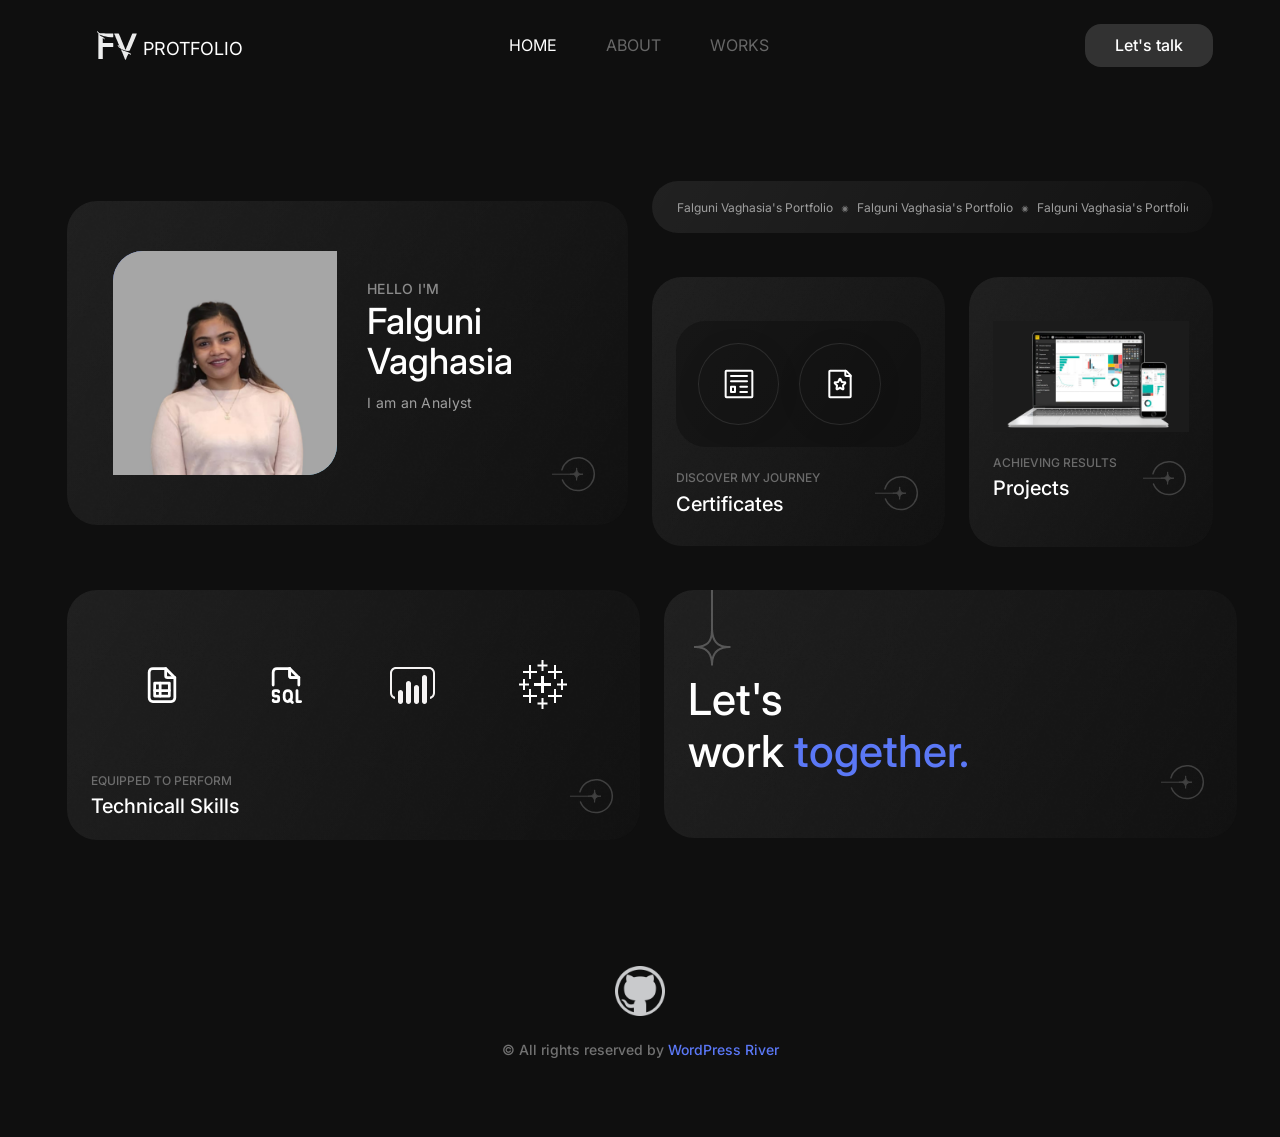
<file: index.html>
<!DOCTYPE html>
<html lang="en">

<!-- Mirrored from wpriverthemes.com/landing/gridx-html/index.html by HTTrack Website Copier/3.x [XR&CO'2014], Tue, 16 Apr 2024 11:48:41 GMT -->

<head>
    <meta charset="UTF-8">
    <meta http-equiv="X-UA-Compatible" content="IE=edge">
    <meta name="viewport" content="width=device-width, initial-scale=1.0">
    <title>Falguni Vaghasia - Personal Portfolio</title>

    <!-- Fonts -->
    <link rel="preconnect" href="https://fonts.googleapis.com/">
    <link rel="preconnect" href="https://fonts.gstatic.com/" crossorigin>
    <link href="https://fonts.googleapis.com/css2?family=Inter:wght@100;200;300;400;500;600;700;800&amp;display=swap"
        rel="stylesheet">

    <link rel="stylesheet" href="assets/css/iconoir.css">

    <link rel="stylesheet" href="assets/css/bootstrap.min.css">
    <link rel="stylesheet" href="assets/css/aos.css">

    <link rel="stylesheet" href="assets/css/style.css">
</head>

<body>

    <main class="main-homepage">

        <!-- Header -->
        <header class="header-area">
            <div class="container">
                <div class="gx-row d-flex align-items-center justify-content-between">
                    <a href="index.html" class="logo">
                        <img src="assets/images/logo.svg" alt="Logo">
                    </a>
                    <p class="title1">PROTFOLIO</p>

                    <nav class="navbar">
                        <ul class="menu">
                            <li class="active"><a href="index.html">HOME</a></li>
                            <li><a href="about.html">ABOUT</a></li>
                            <li><a href="works.html">WORKS</a></li>
                            <!-- <li><a href="contact.html">Contact</a></li> -->
                        </ul>
                        <a href="contact.html" class="theme-btn">Let's talk</a>
                    </nav>

                    <a href="contact.html" class="theme-btn">Let's talk</a>

                    <div class="show-menu">
                        <span></span>
                        <span></span>
                        <span></span>
                    </div>
                </div>
            </div>
        </header>

        <!-- About -->
        <section class="about-area">
            <div class="container">
                <div class="row">
                    <div class="col-md-6" data-aos="zoom-in" style="margin-top: 20px;">
                        <div class="about-me-box shadow-box">
                            <a class="overlay-link" href="about.html"></a>
                            <img src="assets/images/bg1.png" alt="BG" class="bg-img">
                            <div class="img-box">
                                <img src="assets/images/me.png" alt="About Me">
                            </div>
                            <div class="infos">
                                <h4>HELLO I'M</h4>
                                <h1>Falguni Vaghasia</h1>
                                <p>I am an Analyst</p>
                                <a href="#" class="about-btn">
                                    <img src="assets/images/icon.svg" alt="Button">
                                </a>
                            </div>
                        </div>
                    </div>

                    <div class="col-md-6">
                        <div class="about-credentials-wrap">
                            <div data-aos="zoom-in">
                                <div class="banner shadow-box" style="height: 52px;">
                                    <div class="marquee">
                                        <div>
                                            <span>Falguni Vaghasia's Portfolio <img src="assets/images/star1.svg"
                                                    alt="Star"> Falguni Vaghasia's Portfolio <img
                                                    src="assets/images/star1.svg" alt="Star"> Falguni Vaghasia's
                                                Portfolio <img src="assets/images/star1.svg" alt="Star"> Falguni
                                                Vaghasia's Portfolio <img src="assets/images/star1.svg" alt="Star">
                                                Falguni Vaghasia's Portfolio<img src="assets/images/star1.svg"
                                                    alt="Star"></span>
                                        </div>
                                    </div>
                                </div>
                            </div>

                            <div class="gx-row d-flex gap-24">
                                <!-- <div data-aos="zoom-in">
                                    <div class="about-crenditials-box info-box shadow-box h-full">
                                        <a class="overlay-link" href="credentials.html"></a>
                                        <img src="assets/images/bg1.png" alt="BG" class="bg-img">
                                        <img src="assets/images/sign.png" alt="Sign">
                                        <div class="d-flex align-items-center justify-content-between">
                                            <div class="infos">
                                                <h4>more about me</h4>
                                                <h1>Credentials</h1>
                                            </div>
    
                                            <a href="credentials.html" class="about-btn">
                                                <img src="assets/images/icon.svg" alt="Button">
                                            </a>
    
                                        </div>
                                    </div>
                                </div> -->
                                <div class="about-profile-box info-box shadow-box h-full">
                                    <img src="assets/images/bg1.png" alt="BG" class="bg-img">
                                    <div class="inner-profile-icons shadow-box">
                                        <a href="#">
                                            <i class="iconoir-journal"></i>
                                        </a>
                                        <a href="#">
                                            <i class="iconoir-doc-star-in"></i>
                                        </a>
                                    </div>
                                    <div class="d-flex align-items-center justify-content-between">
                                        <div class="infos">
                                            <h4>Discover My Journey</h4>
                                            <h1>Certificates</h1>
                                        </div>

                                        <a href="credentials.html" class="about-btn">
                                            <img src="assets/images/icon.svg" alt="Button">
                                        </a>

                                    </div>
                                </div>

                                <div data-aos="zoom-in" style="height: 270px;">
                                    <div class="about-project-box info-box shadow-box h-full">
                                        <a class="overlay-link" href="works.html"></a>
                                        <img src="assets/images/bg1.png" alt="BG" class="bg-img">
                                        <img src="assets/images/my-works.png" style="margin-top: 20px;" alt="My Works">
                                        <div class="d-flex align-items-center justify-content-between">
                                            <div class="infos">
                                                <h4>  Achieving Results  </h4>
                                                <h1>Projects</h1>
                                            </div>
 
                                            <a href="#" class="about-btn">
                                                <img src="assets/images/icon.svg" alt="Button">
                                            </a>

                                        </div>
                                    </div>
                                </div>

                            </div>
                        </div>
                    </div>
                </div>

                <div class="row mt-24">
                    <div class="col-md-24">
                        <div class="blog-service-profile-wrap d-flex gap-24">

                    <div data-aos="zoom-in" class="col-md-6" style="height: 250px;">
                                <div class="about-services-box info-box shadow-box h-full">
                                    <a href="service.html" class="overlay-link"></a>
                                    <img src="assets/images/bg1.png" alt="BG" class="bg-img">
                                    <div class="icon-boxes">
                                        <svg xmlns="http://www.w3.org/2000/svg" class="icon icon-tabler icon-tabler-file-spreadsheet" width="44" height="44" viewBox="0 0 24 24" stroke-width="1.5" stroke="#ffffff" fill="none" stroke-linecap="round" stroke-linejoin="round">
                                            <path stroke="none" d="M0 0h24v24H0z" fill="none"/>
                                            <path d="M14 3v4a1 1 0 0 0 1 1h4" />
                                            <path d="M17 21h-10a2 2 0 0 1 -2 -2v-14a2 2 0 0 1 2 -2h7l5 5v11a2 2 0 0 1 -2 2z" />
                                            <path d="M8 11h8v7h-8z" />
                                            <path d="M8 15h8" />
                                            <path d="M11 11v7" />
                                          </svg>
                                          <svg xmlns="http://www.w3.org/2000/svg" class="icon icon-tabler icon-tabler-file-type-sql" width="44" height="44" viewBox="0 0 24 24" stroke-width="1.5" stroke="#ffffff" fill="none" stroke-linecap="round" stroke-linejoin="round">
                                            <path stroke="none" d="M0 0h24v24H0z" fill="none"/>
                                            <path d="M14 3v4a1 1 0 0 0 1 1h4" />
                                            <path d="M14 3v4a1 1 0 0 0 1 1h4" />
                                            <path d="M5 20.25c0 .414 .336 .75 .75 .75h1.25a1 1 0 0 0 1 -1v-1a1 1 0 0 0 -1 -1h-1a1 1 0 0 1 -1 -1v-1a1 1 0 0 1 1 -1h1.25a.75 .75 0 0 1 .75 .75" />
                                            <path d="M5 12v-7a2 2 0 0 1 2 -2h7l5 5v4" />
                                            <path d="M18 15v6h2" />
                                            <path d="M13 15a2 2 0 0 1 2 2v2a2 2 0 1 1 -4 0v-2a2 2 0 0 1 2 -2z" />
                                            <path d="M14 20l1.5 1.5" />
                                          </svg>
                                          <svg xmlns="http://www.w3.org/2000/svg" x="0px" y="0px" width="50" height="50" viewBox="0,0,256,256"
style="fill:#000000;">
<g fill="#f5f3f3" fill-rule="nonzero" stroke="none" stroke-width="1" stroke-linecap="butt" stroke-linejoin="miter" stroke-miterlimit="10" stroke-dasharray="" stroke-dashoffset="0" font-family="none" font-weight="none" font-size="none" text-anchor="none" style="mix-blend-mode: normal"><g transform="scale(5.12,5.12)"><path d="M8,7c-3.31,0 -6,2.69 -6,6v20c0,2.97 2.16,5.44016 5,5.91016v-2.04102c-1.73,-0.44 -3,-2.00914 -3,-3.86914v-20c0,-2.21 1.79,-4 4,-4h33c2.21,0 4,1.79 4,4v20c0,1.86 -1.27,3.42914 -3,3.86914v2.04102c2.84,-0.47 5,-2.94016 5,-5.91016v-20c0,-3.31 -2.69,-6 -6,-6zM36.5,15c-1.381,0 -2.5,1.119 -2.5,2.5v24c0,1.381 1.119,2.5 2.5,2.5c1.381,0 2.5,-1.119 2.5,-2.5v-24c0,-1.381 -1.119,-2.5 -2.5,-2.5zM20.5,21c-1.381,0 -2.5,1.119 -2.5,2.5v18c0,1.381 1.119,2.5 2.5,2.5c1.381,0 2.5,-1.119 2.5,-2.5v-18c0,-1.381 -1.119,-2.5 -2.5,-2.5zM28.5,25c-1.381,0 -2.5,1.119 -2.5,2.5v14c0,1.381 1.119,2.5 2.5,2.5c1.381,0 2.5,-1.119 2.5,-2.5v-14c0,-1.381 -1.119,-2.5 -2.5,-2.5zM12.5,30c-1.381,0 -2.5,1.119 -2.5,2.5v9c0,1.381 1.119,2.5 2.5,2.5c1.381,0 2.5,-1.119 2.5,-2.5v-9c0,-1.381 -1.119,-2.5 -2.5,-2.5z"></path></g></g>
</svg>
<svg xmlns="http://www.w3.org/2000/svg" x="0px" y="0px" width="50" height="50" viewBox="0 0 50 50" style="fill:#FFFFFF;"> <path d="M 23.5 0 L 23.5 4.5 L 19.5 4.5 L 19.5 6.5 L 23.5 6.5 L 23.5 11 L 25.5 11 L 25.5 6.5 L 29.5 6.5 L 29.5 4.5 L 25.5 4.5 L 25.5 0 L 23.5 0 z M 11 5 L 11 11 L 5 11 L 5 13 L 11 13 L 11 19 L 13 19 L 13 13 L 19 13 L 19 11 L 13 11 L 13 5 L 11 5 z M 36 5 L 36 11 L 30 11 L 30 13 L 36 13 L 36 19 L 38 19 L 38 13 L 44 13 L 44 11 L 38 11 L 38 5 L 36 5 z M 23 16 L 23 23 L 16 23 L 16 26 L 23 26 L 23 33 L 26 33 L 26 26 L 33 26 L 33 23 L 26 23 L 26 16 L 23 16 z M 5 19 L 5 23.5 L 1 23.5 L 1 25.5 L 5 25.5 L 5 30 L 7 30 L 7 25.5 L 11 25.5 L 11 23.5 L 7 23.5 L 7 19 L 5 19 z M 43 19 L 43 23.5 L 39 23.5 L 39 25.5 L 43 25.5 L 43 30 L 45 30 L 45 25.5 L 49 25.5 L 49 23.5 L 45 23.5 L 45 19 L 43 19 z M 11 29 L 11 35 L 5 35 L 5 37 L 11 37 L 11 43 L 13 43 L 13 37 L 19 37 L 19 35 L 13 35 L 13 29 L 11 29 z M 36 29 L 36 35 L 30 35 L 30 37 L 36 37 L 36 43 L 38 43 L 38 37 L 44 37 L 44 35 L 38 35 L 38 29 L 36 29 z M 23.5 38 L 23.5 42.5 L 19.5 42.5 L 19.5 44.5 L 23.5 44.5 L 23.5 49 L 25.5 49 L 25.5 44.5 L 29.5 44.5 L 29.5 42.5 L 25.5 42.5 L 25.5 38 L 23.5 38 z"></path> </svg>
                                    </div>
                                    <div class="d-flex align-items-center justify-content-between">
                                        <div class="infos">
                                            <h4>Equipped to Perform</h4>
                                            <h1>Technicall Skills</h1>
                                        </div>
    
                                        <a href="service.html" class="about-btn">
                                            <img src="assets/images/icon.svg" alt="Button">
                                        </a>
    
                                    </div>
                                </div>
                            </div>

                    <!-- <div data-aos="zoom-in">
                                
                            </div> -->

                    <div class="col-md-6" data-aos="zoom-in">
                        <div class="about-contact-box info-box shadow-box">
                            <a class="overlay-link" href="contact.html"></a>
                            <img src="assets/images/bg1.png" alt="BG" class="bg-img">
                            <img src="assets/images/icon2.png" alt="Icon" class="star-icon">
                            <h1>Let's <br>work <span>together.</span></h1>
                            <a href="#" class="about-btn">
                                <img src="assets/images/icon.svg" alt="Button">
                            </a>
                        </div>
                    </div>

                    <!-- <div class="col-md-6 info-box shadow-box" style="height: 300px;">
                        <img src="assets/images/bg1.png" alt="BG" class="bg-img">
                        <div class="clients d-flex align-items-start gap-24 justify-content-center">

                            <div data-aos="zoom-in">
                                <div class="about-blog-box info-box shadow-box h-full">
                                    <a href="certificate.pdf" class="overlay-link"></a>
                                    <img src="assets/images/bg1.png" alt="BG" class="bg-img">
                                    <img src="assets/images/gfonts2.png" width="180px" height="110px" alt="GFonts">
                                    <div class="d-flex align-items-center justify-content-between" >
                                        <div class="infos">
                                            <h4>certificate</h4>
                                            <h1>BI Simulation</h1>
                                        </div>

                                        <a href="certificate.pdf" target="_blank" class="about-btn">
                                            <img src="assets/images/icon.svg" alt="Button">
                                        </a>
                                    </div>
                                </div>
                             </div>

                            <div data-aos="zoom-in">
                                <div class="about-blog-box info-box shadow-box h-full">
                                    <a href="Accenture-certificate.pdf" class="overlay-link"></a>
                                    <img src="assets/images/bg1.png" alt="BG" class="bg-img">
                                    <img src="assets/images/gfonts.png" width="200px" height="110px" alt="GFonts">
                                    <div class="d-flex align-items-center justify-content-between">
                                        <div class="infos">
                                            <h4>certificate</h4>
                                            <h1>Data Analytics</h1>
                                        </div>
        
                                        <a href="Accenture-certificate.pdf" target="_blank" class="about-btn">
                                            <img src="assets/images/icon.svg" alt="Button">
                                        </a>
                                    </div>
                                </div>
                            </div>
                           
                        </div>
                    </div> -->
                    </div>

                </div>
                </div>
                </div>
            </div>
        </section>

        <!-- Footer -->
        <footer class="footer-area">
            <div class="container">
                <div class="footer-content text-center">
                    <a href="https://github.com/falguni2904?tab=repositories" class="logo">
                        <img src="assets/images/github.png" alt="Logo">
                    </a>
                    <!-- <ul class="footer-menu">
                        <li><a href="index.html">Home</a></li>
                        <li><a href="about.html">About</a></li>
                        <li><a href="works.html">Works</a></li>
                        <li><a href="contact.html">Contact</a></li>
                    </ul> -->
                    <p class="copyright" style="padding-top: 20px;">
                        &copy; All rights reserved by <span>WordPress River</span>
                    </p>
                </div>
            </div>
        </footer>

    </main>


    <script src="assets/js/jquery-3.6.4.js"></script>
    <script src="assets/js/bootstrap.bundle.min.js"></script>
    <script src="assets/js/aos.js"></script>
    <script src="assets/js/main.js"></script>
</body>

<!-- Mirrored from wpriverthemes.com/landing/gridx-html/index.html by HTTrack Website Copier/3.x [XR&CO'2014], Tue, 16 Apr 2024 11:48:59 GMT -->

</html>
</file>
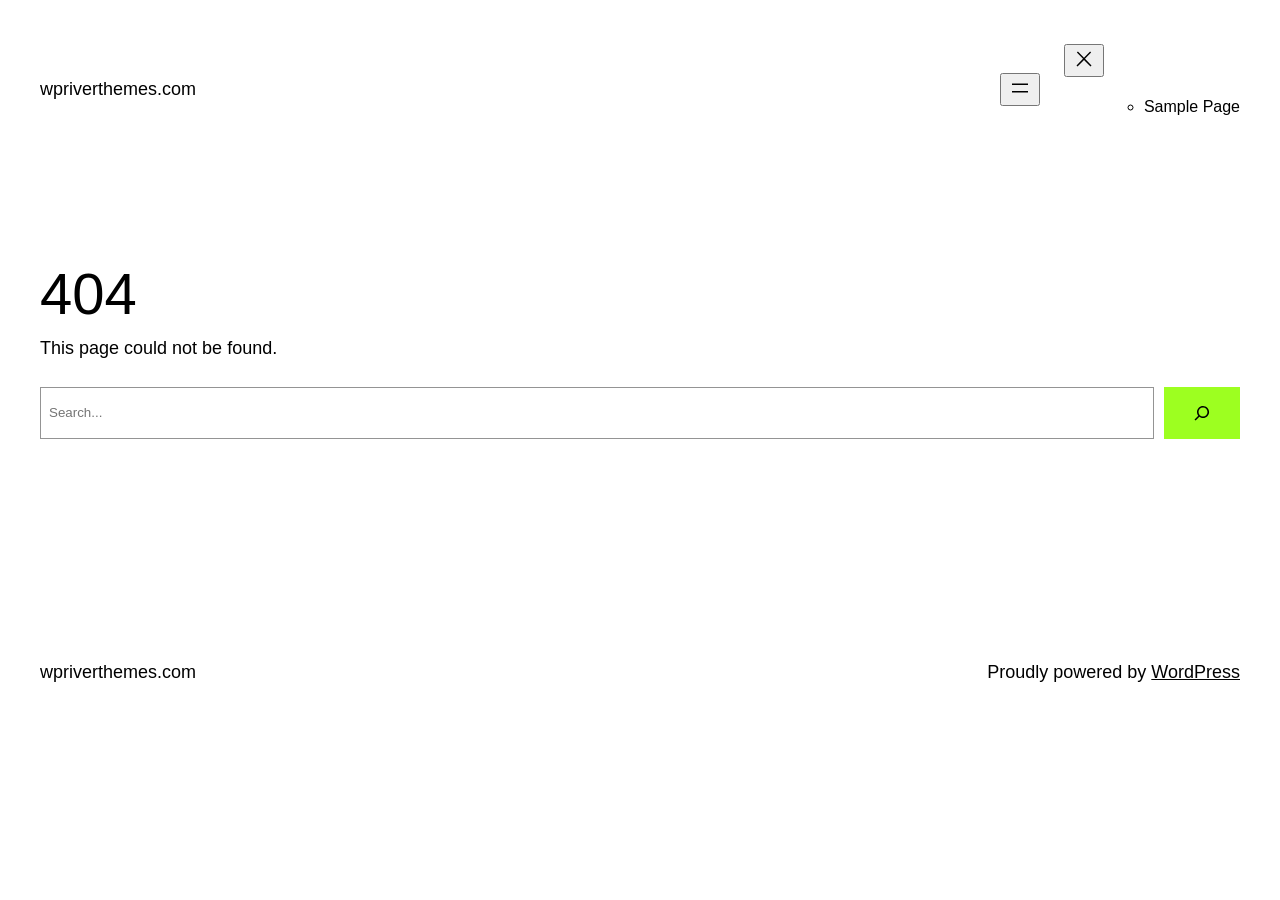
<file: dist/index.html>
<!DOCTYPE html>
<html lang="en-US">
<head>
	<meta charset="UTF-8" />
	<meta name="viewport" content="width=device-width, initial-scale=1" />
<meta name='robots' content='max-image-preview:large' />
<title>Page not found &#8211; wpriverthemes.com</title>
<link rel="alternate" type="application/rss+xml" title="wpriverthemes.com &raquo; Feed" href="https://wpriverthemes.com/feed/" />
<link rel="alternate" type="application/rss+xml" title="wpriverthemes.com &raquo; Comments Feed" href="https://wpriverthemes.com/comments/feed/" />
<script>
window._wpemojiSettings = {"baseUrl":"https:\/\/s.w.org\/images\/core\/emoji\/15.0.3\/72x72\/","ext":".png","svgUrl":"https:\/\/s.w.org\/images\/core\/emoji\/15.0.3\/svg\/","svgExt":".svg","source":{"concatemoji":"https:\/\/wpriverthemes.com\/wp-includes\/js\/wp-emoji-release.min.js?ver=6.5.2"}};
/*! This file is auto-generated */
!function(i,n){var o,s,e;function c(e){try{var t={supportTests:e,timestamp:(new Date).valueOf()};sessionStorage.setItem(o,JSON.stringify(t))}catch(e){}}function p(e,t,n){e.clearRect(0,0,e.canvas.width,e.canvas.height),e.fillText(t,0,0);var t=new Uint32Array(e.getImageData(0,0,e.canvas.width,e.canvas.height).data),r=(e.clearRect(0,0,e.canvas.width,e.canvas.height),e.fillText(n,0,0),new Uint32Array(e.getImageData(0,0,e.canvas.width,e.canvas.height).data));return t.every(function(e,t){return e===r[t]})}function u(e,t,n){switch(t){case"flag":return n(e,"\ud83c\udff3\ufe0f\u200d\u26a7\ufe0f","\ud83c\udff3\ufe0f\u200b\u26a7\ufe0f")?!1:!n(e,"\ud83c\uddfa\ud83c\uddf3","\ud83c\uddfa\u200b\ud83c\uddf3")&&!n(e,"\ud83c\udff4\udb40\udc67\udb40\udc62\udb40\udc65\udb40\udc6e\udb40\udc67\udb40\udc7f","\ud83c\udff4\u200b\udb40\udc67\u200b\udb40\udc62\u200b\udb40\udc65\u200b\udb40\udc6e\u200b\udb40\udc67\u200b\udb40\udc7f");case"emoji":return!n(e,"\ud83d\udc26\u200d\u2b1b","\ud83d\udc26\u200b\u2b1b")}return!1}function f(e,t,n){var r="undefined"!=typeof WorkerGlobalScope&&self instanceof WorkerGlobalScope?new OffscreenCanvas(300,150):i.createElement("canvas"),a=r.getContext("2d",{willReadFrequently:!0}),o=(a.textBaseline="top",a.font="600 32px Arial",{});return e.forEach(function(e){o[e]=t(a,e,n)}),o}function t(e){var t=i.createElement("script");t.src=e,t.defer=!0,i.head.appendChild(t)}"undefined"!=typeof Promise&&(o="wpEmojiSettingsSupports",s=["flag","emoji"],n.supports={everything:!0,everythingExceptFlag:!0},e=new Promise(function(e){i.addEventListener("DOMContentLoaded",e,{once:!0})}),new Promise(function(t){var n=function(){try{var e=JSON.parse(sessionStorage.getItem(o));if("object"==typeof e&&"number"==typeof e.timestamp&&(new Date).valueOf()<e.timestamp+604800&&"object"==typeof e.supportTests)return e.supportTests}catch(e){}return null}();if(!n){if("undefined"!=typeof Worker&&"undefined"!=typeof OffscreenCanvas&&"undefined"!=typeof URL&&URL.createObjectURL&&"undefined"!=typeof Blob)try{var e="postMessage("+f.toString()+"("+[JSON.stringify(s),u.toString(),p.toString()].join(",")+"));",r=new Blob([e],{type:"text/javascript"}),a=new Worker(URL.createObjectURL(r),{name:"wpTestEmojiSupports"});return void(a.onmessage=function(e){c(n=e.data),a.terminate(),t(n)})}catch(e){}c(n=f(s,u,p))}t(n)}).then(function(e){for(var t in e)n.supports[t]=e[t],n.supports.everything=n.supports.everything&&n.supports[t],"flag"!==t&&(n.supports.everythingExceptFlag=n.supports.everythingExceptFlag&&n.supports[t]);n.supports.everythingExceptFlag=n.supports.everythingExceptFlag&&!n.supports.flag,n.DOMReady=!1,n.readyCallback=function(){n.DOMReady=!0}}).then(function(){return e}).then(function(){var e;n.supports.everything||(n.readyCallback(),(e=n.source||{}).concatemoji?t(e.concatemoji):e.wpemoji&&e.twemoji&&(t(e.twemoji),t(e.wpemoji)))}))}((window,document),window._wpemojiSettings);
</script>
<style id='wp-block-site-title-inline-css'>
.wp-block-site-title a{color:inherit}
</style>
<style id='wp-block-page-list-inline-css'>
.wp-block-navigation .wp-block-page-list{align-items:var(--navigation-layout-align,initial);background-color:inherit;display:flex;flex-direction:var(--navigation-layout-direction,initial);flex-wrap:var(--navigation-layout-wrap,wrap);justify-content:var(--navigation-layout-justify,initial)}.wp-block-navigation .wp-block-navigation-item{background-color:inherit}
</style>
<link rel='stylesheet' id='wp-block-navigation-css' href='https://wpriverthemes.com/wp-includes/blocks/navigation/style.min.css?ver=6.5.2' media='all' />
<style id='wp-block-group-inline-css'>
.wp-block-group{box-sizing:border-box}
</style>
<style id='wp-block-spacer-inline-css'>
.wp-block-spacer{clear:both}
</style>
<style id='wp-block-heading-inline-css'>
h1.has-background,h2.has-background,h3.has-background,h4.has-background,h5.has-background,h6.has-background{padding:1.25em 2.375em}h1.has-text-align-left[style*=writing-mode]:where([style*=vertical-lr]),h1.has-text-align-right[style*=writing-mode]:where([style*=vertical-rl]),h2.has-text-align-left[style*=writing-mode]:where([style*=vertical-lr]),h2.has-text-align-right[style*=writing-mode]:where([style*=vertical-rl]),h3.has-text-align-left[style*=writing-mode]:where([style*=vertical-lr]),h3.has-text-align-right[style*=writing-mode]:where([style*=vertical-rl]),h4.has-text-align-left[style*=writing-mode]:where([style*=vertical-lr]),h4.has-text-align-right[style*=writing-mode]:where([style*=vertical-rl]),h5.has-text-align-left[style*=writing-mode]:where([style*=vertical-lr]),h5.has-text-align-right[style*=writing-mode]:where([style*=vertical-rl]),h6.has-text-align-left[style*=writing-mode]:where([style*=vertical-lr]),h6.has-text-align-right[style*=writing-mode]:where([style*=vertical-rl]){rotate:180deg}
</style>
<style id='wp-block-paragraph-inline-css'>
.is-small-text{font-size:.875em}.is-regular-text{font-size:1em}.is-large-text{font-size:2.25em}.is-larger-text{font-size:3em}.has-drop-cap:not(:focus):first-letter{float:left;font-size:8.4em;font-style:normal;font-weight:100;line-height:.68;margin:.05em .1em 0 0;text-transform:uppercase}body.rtl .has-drop-cap:not(:focus):first-letter{float:none;margin-left:.1em}p.has-drop-cap.has-background{overflow:hidden}p.has-background{padding:1.25em 2.375em}:where(p.has-text-color:not(.has-link-color)) a{color:inherit}p.has-text-align-left[style*="writing-mode:vertical-lr"],p.has-text-align-right[style*="writing-mode:vertical-rl"]{rotate:180deg}
</style>
<style id='wp-block-search-inline-css'>
.wp-block-search__button{margin-left:10px;word-break:normal}.wp-block-search__button.has-icon{line-height:0}.wp-block-search__button svg{height:1.25em;min-height:24px;min-width:24px;width:1.25em;fill:currentColor;vertical-align:text-bottom}:where(.wp-block-search__button){border:1px solid #ccc;padding:6px 10px}.wp-block-search__inside-wrapper{display:flex;flex:auto;flex-wrap:nowrap;max-width:100%}.wp-block-search__label{width:100%}.wp-block-search__input{-webkit-appearance:initial;appearance:none;border:1px solid #949494;flex-grow:1;margin-left:0;margin-right:0;min-width:3rem;padding:8px;text-decoration:unset!important}.wp-block-search.wp-block-search__button-only .wp-block-search__button{flex-shrink:0;margin-left:0;max-width:100%}.wp-block-search.wp-block-search__button-only .wp-block-search__button[aria-expanded=true]{max-width:calc(100% - 100px)}.wp-block-search.wp-block-search__button-only .wp-block-search__inside-wrapper{min-width:0!important;transition-property:width}.wp-block-search.wp-block-search__button-only .wp-block-search__input{flex-basis:100%;transition-duration:.3s}.wp-block-search.wp-block-search__button-only.wp-block-search__searchfield-hidden,.wp-block-search.wp-block-search__button-only.wp-block-search__searchfield-hidden .wp-block-search__inside-wrapper{overflow:hidden}.wp-block-search.wp-block-search__button-only.wp-block-search__searchfield-hidden .wp-block-search__input{border-left-width:0!important;border-right-width:0!important;flex-basis:0;flex-grow:0;margin:0;min-width:0!important;padding-left:0!important;padding-right:0!important;width:0!important}:where(.wp-block-search__button-inside .wp-block-search__inside-wrapper){border:1px solid #949494;box-sizing:border-box;padding:4px}:where(.wp-block-search__button-inside .wp-block-search__inside-wrapper) .wp-block-search__input{border:none;border-radius:0;padding:0 4px}:where(.wp-block-search__button-inside .wp-block-search__inside-wrapper) .wp-block-search__input:focus{outline:none}:where(.wp-block-search__button-inside .wp-block-search__inside-wrapper) :where(.wp-block-search__button){padding:4px 8px}.wp-block-search.aligncenter .wp-block-search__inside-wrapper{margin:auto}.wp-block[data-align=right] .wp-block-search.wp-block-search__button-only .wp-block-search__inside-wrapper{float:right}
</style>
<style id='wp-emoji-styles-inline-css'>

	img.wp-smiley, img.emoji {
		display: inline !important;
		border: none !important;
		box-shadow: none !important;
		height: 1em !important;
		width: 1em !important;
		margin: 0 0.07em !important;
		vertical-align: -0.1em !important;
		background: none !important;
		padding: 0 !important;
	}
</style>
<style id='wp-block-library-inline-css'>
:root{--wp-admin-theme-color:#007cba;--wp-admin-theme-color--rgb:0,124,186;--wp-admin-theme-color-darker-10:#006ba1;--wp-admin-theme-color-darker-10--rgb:0,107,161;--wp-admin-theme-color-darker-20:#005a87;--wp-admin-theme-color-darker-20--rgb:0,90,135;--wp-admin-border-width-focus:2px;--wp-block-synced-color:#7a00df;--wp-block-synced-color--rgb:122,0,223;--wp-bound-block-color:#9747ff}@media (min-resolution:192dpi){:root{--wp-admin-border-width-focus:1.5px}}.wp-element-button{cursor:pointer}:root{--wp--preset--font-size--normal:16px;--wp--preset--font-size--huge:42px}:root .has-very-light-gray-background-color{background-color:#eee}:root .has-very-dark-gray-background-color{background-color:#313131}:root .has-very-light-gray-color{color:#eee}:root .has-very-dark-gray-color{color:#313131}:root .has-vivid-green-cyan-to-vivid-cyan-blue-gradient-background{background:linear-gradient(135deg,#00d084,#0693e3)}:root .has-purple-crush-gradient-background{background:linear-gradient(135deg,#34e2e4,#4721fb 50%,#ab1dfe)}:root .has-hazy-dawn-gradient-background{background:linear-gradient(135deg,#faaca8,#dad0ec)}:root .has-subdued-olive-gradient-background{background:linear-gradient(135deg,#fafae1,#67a671)}:root .has-atomic-cream-gradient-background{background:linear-gradient(135deg,#fdd79a,#004a59)}:root .has-nightshade-gradient-background{background:linear-gradient(135deg,#330968,#31cdcf)}:root .has-midnight-gradient-background{background:linear-gradient(135deg,#020381,#2874fc)}.has-regular-font-size{font-size:1em}.has-larger-font-size{font-size:2.625em}.has-normal-font-size{font-size:var(--wp--preset--font-size--normal)}.has-huge-font-size{font-size:var(--wp--preset--font-size--huge)}.has-text-align-center{text-align:center}.has-text-align-left{text-align:left}.has-text-align-right{text-align:right}#end-resizable-editor-section{display:none}.aligncenter{clear:both}.items-justified-left{justify-content:flex-start}.items-justified-center{justify-content:center}.items-justified-right{justify-content:flex-end}.items-justified-space-between{justify-content:space-between}.screen-reader-text{border:0;clip:rect(1px,1px,1px,1px);-webkit-clip-path:inset(50%);clip-path:inset(50%);height:1px;margin:-1px;overflow:hidden;padding:0;position:absolute;width:1px;word-wrap:normal!important}.screen-reader-text:focus{background-color:#ddd;clip:auto!important;-webkit-clip-path:none;clip-path:none;color:#444;display:block;font-size:1em;height:auto;left:5px;line-height:normal;padding:15px 23px 14px;text-decoration:none;top:5px;width:auto;z-index:100000}html :where(.has-border-color){border-style:solid}html :where([style*=border-top-color]){border-top-style:solid}html :where([style*=border-right-color]){border-right-style:solid}html :where([style*=border-bottom-color]){border-bottom-style:solid}html :where([style*=border-left-color]){border-left-style:solid}html :where([style*=border-width]){border-style:solid}html :where([style*=border-top-width]){border-top-style:solid}html :where([style*=border-right-width]){border-right-style:solid}html :where([style*=border-bottom-width]){border-bottom-style:solid}html :where([style*=border-left-width]){border-left-style:solid}html :where(img[class*=wp-image-]){height:auto;max-width:100%}:where(figure){margin:0 0 1em}html :where(.is-position-sticky){--wp-admin--admin-bar--position-offset:var(--wp-admin--admin-bar--height,0px)}@media screen and (max-width:600px){html :where(.is-position-sticky){--wp-admin--admin-bar--position-offset:0px}}
</style>
<style id='global-styles-inline-css'>
body{--wp--preset--color--black: #000000;--wp--preset--color--cyan-bluish-gray: #abb8c3;--wp--preset--color--white: #ffffff;--wp--preset--color--pale-pink: #f78da7;--wp--preset--color--vivid-red: #cf2e2e;--wp--preset--color--luminous-vivid-orange: #ff6900;--wp--preset--color--luminous-vivid-amber: #fcb900;--wp--preset--color--light-green-cyan: #7bdcb5;--wp--preset--color--vivid-green-cyan: #00d084;--wp--preset--color--pale-cyan-blue: #8ed1fc;--wp--preset--color--vivid-cyan-blue: #0693e3;--wp--preset--color--vivid-purple: #9b51e0;--wp--preset--color--base: #ffffff;--wp--preset--color--contrast: #000000;--wp--preset--color--primary: #9DFF20;--wp--preset--color--secondary: #345C00;--wp--preset--color--tertiary: #F6F6F6;--wp--preset--gradient--vivid-cyan-blue-to-vivid-purple: linear-gradient(135deg,rgba(6,147,227,1) 0%,rgb(155,81,224) 100%);--wp--preset--gradient--light-green-cyan-to-vivid-green-cyan: linear-gradient(135deg,rgb(122,220,180) 0%,rgb(0,208,130) 100%);--wp--preset--gradient--luminous-vivid-amber-to-luminous-vivid-orange: linear-gradient(135deg,rgba(252,185,0,1) 0%,rgba(255,105,0,1) 100%);--wp--preset--gradient--luminous-vivid-orange-to-vivid-red: linear-gradient(135deg,rgba(255,105,0,1) 0%,rgb(207,46,46) 100%);--wp--preset--gradient--very-light-gray-to-cyan-bluish-gray: linear-gradient(135deg,rgb(238,238,238) 0%,rgb(169,184,195) 100%);--wp--preset--gradient--cool-to-warm-spectrum: linear-gradient(135deg,rgb(74,234,220) 0%,rgb(151,120,209) 20%,rgb(207,42,186) 40%,rgb(238,44,130) 60%,rgb(251,105,98) 80%,rgb(254,248,76) 100%);--wp--preset--gradient--blush-light-purple: linear-gradient(135deg,rgb(255,206,236) 0%,rgb(152,150,240) 100%);--wp--preset--gradient--blush-bordeaux: linear-gradient(135deg,rgb(254,205,165) 0%,rgb(254,45,45) 50%,rgb(107,0,62) 100%);--wp--preset--gradient--luminous-dusk: linear-gradient(135deg,rgb(255,203,112) 0%,rgb(199,81,192) 50%,rgb(65,88,208) 100%);--wp--preset--gradient--pale-ocean: linear-gradient(135deg,rgb(255,245,203) 0%,rgb(182,227,212) 50%,rgb(51,167,181) 100%);--wp--preset--gradient--electric-grass: linear-gradient(135deg,rgb(202,248,128) 0%,rgb(113,206,126) 100%);--wp--preset--gradient--midnight: linear-gradient(135deg,rgb(2,3,129) 0%,rgb(40,116,252) 100%);--wp--preset--font-size--small: clamp(0.875rem, 0.875rem + ((1vw - 0.2rem) * 0.227), 1rem);--wp--preset--font-size--medium: clamp(1rem, 1rem + ((1vw - 0.2rem) * 0.227), 1.125rem);--wp--preset--font-size--large: clamp(1.75rem, 1.75rem + ((1vw - 0.2rem) * 0.227), 1.875rem);--wp--preset--font-size--x-large: 2.25rem;--wp--preset--font-size--xx-large: clamp(6.1rem, 6.1rem + ((1vw - 0.2rem) * 7.091), 10rem);--wp--preset--font-family--dm-sans: "DM Sans", sans-serif;--wp--preset--font-family--ibm-plex-mono: 'IBM Plex Mono', monospace;--wp--preset--font-family--inter: "Inter", sans-serif;--wp--preset--font-family--system-font: -apple-system,BlinkMacSystemFont,"Segoe UI",Roboto,Oxygen-Sans,Ubuntu,Cantarell,"Helvetica Neue",sans-serif;--wp--preset--font-family--source-serif-pro: "Source Serif Pro", serif;--wp--preset--spacing--30: clamp(1.5rem, 5vw, 2rem);--wp--preset--spacing--40: clamp(1.8rem, 1.8rem + ((1vw - 0.48rem) * 2.885), 3rem);--wp--preset--spacing--50: clamp(2.5rem, 8vw, 4.5rem);--wp--preset--spacing--60: clamp(3.75rem, 10vw, 7rem);--wp--preset--spacing--70: clamp(5rem, 5.25rem + ((1vw - 0.48rem) * 9.096), 8rem);--wp--preset--spacing--80: clamp(7rem, 14vw, 11rem);--wp--preset--shadow--natural: 6px 6px 9px rgba(0, 0, 0, 0.2);--wp--preset--shadow--deep: 12px 12px 50px rgba(0, 0, 0, 0.4);--wp--preset--shadow--sharp: 6px 6px 0px rgba(0, 0, 0, 0.2);--wp--preset--shadow--outlined: 6px 6px 0px -3px rgba(255, 255, 255, 1), 6px 6px rgba(0, 0, 0, 1);--wp--preset--shadow--crisp: 6px 6px 0px rgba(0, 0, 0, 1);}body { margin: 0;--wp--style--global--content-size: 650px;--wp--style--global--wide-size: 1200px; }.wp-site-blocks { padding-top: var(--wp--style--root--padding-top); padding-bottom: var(--wp--style--root--padding-bottom); }.has-global-padding { padding-right: var(--wp--style--root--padding-right); padding-left: var(--wp--style--root--padding-left); }.has-global-padding :where(.has-global-padding:not(.wp-block-block)) { padding-right: 0; padding-left: 0; }.has-global-padding > .alignfull { margin-right: calc(var(--wp--style--root--padding-right) * -1); margin-left: calc(var(--wp--style--root--padding-left) * -1); }.has-global-padding :where(.has-global-padding:not(.wp-block-block)) > .alignfull { margin-right: 0; margin-left: 0; }.has-global-padding > .alignfull:where(:not(.has-global-padding):not(.is-layout-flex):not(.is-layout-grid)) > :where([class*="wp-block-"]:not(.alignfull):not([class*="__"]),p,h1,h2,h3,h4,h5,h6,ul,ol) { padding-right: var(--wp--style--root--padding-right); padding-left: var(--wp--style--root--padding-left); }.has-global-padding :where(.has-global-padding) > .alignfull:where(:not(.has-global-padding)) > :where([class*="wp-block-"]:not(.alignfull):not([class*="__"]),p,h1,h2,h3,h4,h5,h6,ul,ol) { padding-right: 0; padding-left: 0; }.wp-site-blocks > .alignleft { float: left; margin-right: 2em; }.wp-site-blocks > .alignright { float: right; margin-left: 2em; }.wp-site-blocks > .aligncenter { justify-content: center; margin-left: auto; margin-right: auto; }:where(.wp-site-blocks) > * { margin-block-start: 1.5rem; margin-block-end: 0; }:where(.wp-site-blocks) > :first-child:first-child { margin-block-start: 0; }:where(.wp-site-blocks) > :last-child:last-child { margin-block-end: 0; }body { --wp--style--block-gap: 1.5rem; }:where(body .is-layout-flow)  > :first-child:first-child{margin-block-start: 0;}:where(body .is-layout-flow)  > :last-child:last-child{margin-block-end: 0;}:where(body .is-layout-flow)  > *{margin-block-start: 1.5rem;margin-block-end: 0;}:where(body .is-layout-constrained)  > :first-child:first-child{margin-block-start: 0;}:where(body .is-layout-constrained)  > :last-child:last-child{margin-block-end: 0;}:where(body .is-layout-constrained)  > *{margin-block-start: 1.5rem;margin-block-end: 0;}:where(body .is-layout-flex) {gap: 1.5rem;}:where(body .is-layout-grid) {gap: 1.5rem;}body .is-layout-flow > .alignleft{float: left;margin-inline-start: 0;margin-inline-end: 2em;}body .is-layout-flow > .alignright{float: right;margin-inline-start: 2em;margin-inline-end: 0;}body .is-layout-flow > .aligncenter{margin-left: auto !important;margin-right: auto !important;}body .is-layout-constrained > .alignleft{float: left;margin-inline-start: 0;margin-inline-end: 2em;}body .is-layout-constrained > .alignright{float: right;margin-inline-start: 2em;margin-inline-end: 0;}body .is-layout-constrained > .aligncenter{margin-left: auto !important;margin-right: auto !important;}body .is-layout-constrained > :where(:not(.alignleft):not(.alignright):not(.alignfull)){max-width: var(--wp--style--global--content-size);margin-left: auto !important;margin-right: auto !important;}body .is-layout-constrained > .alignwide{max-width: var(--wp--style--global--wide-size);}body .is-layout-flex{display: flex;}body .is-layout-flex{flex-wrap: wrap;align-items: center;}body .is-layout-flex > *{margin: 0;}body .is-layout-grid{display: grid;}body .is-layout-grid > *{margin: 0;}body{background-color: var(--wp--preset--color--base);color: var(--wp--preset--color--contrast);font-family: var(--wp--preset--font-family--system-font);font-size: var(--wp--preset--font-size--medium);line-height: 1.6;--wp--style--root--padding-top: var(--wp--preset--spacing--40);--wp--style--root--padding-right: var(--wp--preset--spacing--30);--wp--style--root--padding-bottom: var(--wp--preset--spacing--40);--wp--style--root--padding-left: var(--wp--preset--spacing--30);}a:where(:not(.wp-element-button)){color: var(--wp--preset--color--contrast);text-decoration: underline;}a:where(:not(.wp-element-button)):hover{text-decoration: none;}a:where(:not(.wp-element-button)):focus{text-decoration: underline dashed;}a:where(:not(.wp-element-button)):active{color: var(--wp--preset--color--secondary);text-decoration: none;}h1, h2, h3, h4, h5, h6{font-weight: 400;line-height: 1.4;}h1{font-size: clamp(2.032rem, 2.032rem + ((1vw - 0.2rem) * 2.896), 3.625rem);line-height: 1.2;}h2{font-size: clamp(2.625rem, calc(2.625rem + ((1vw - 0.48rem) * 8.4135)), 3.25rem);line-height: 1.2;}h3{font-size: var(--wp--preset--font-size--x-large);}h4{font-size: var(--wp--preset--font-size--large);}h5{font-size: var(--wp--preset--font-size--medium);font-weight: 700;text-transform: uppercase;}h6{font-size: var(--wp--preset--font-size--medium);text-transform: uppercase;}.wp-element-button, .wp-block-button__link{background-color: var(--wp--preset--color--primary);border-radius: 0;border-width: 0;color: var(--wp--preset--color--contrast);font-family: inherit;font-size: inherit;line-height: inherit;padding: calc(0.667em + 2px) calc(1.333em + 2px);text-decoration: none;}.wp-element-button:visited, .wp-block-button__link:visited{color: var(--wp--preset--color--contrast);}.wp-element-button:hover, .wp-block-button__link:hover{background-color: var(--wp--preset--color--contrast);color: var(--wp--preset--color--base);}.wp-element-button:focus, .wp-block-button__link:focus{background-color: var(--wp--preset--color--contrast);color: var(--wp--preset--color--base);}.wp-element-button:active, .wp-block-button__link:active{background-color: var(--wp--preset--color--secondary);color: var(--wp--preset--color--base);}.has-black-color{color: var(--wp--preset--color--black) !important;}.has-cyan-bluish-gray-color{color: var(--wp--preset--color--cyan-bluish-gray) !important;}.has-white-color{color: var(--wp--preset--color--white) !important;}.has-pale-pink-color{color: var(--wp--preset--color--pale-pink) !important;}.has-vivid-red-color{color: var(--wp--preset--color--vivid-red) !important;}.has-luminous-vivid-orange-color{color: var(--wp--preset--color--luminous-vivid-orange) !important;}.has-luminous-vivid-amber-color{color: var(--wp--preset--color--luminous-vivid-amber) !important;}.has-light-green-cyan-color{color: var(--wp--preset--color--light-green-cyan) !important;}.has-vivid-green-cyan-color{color: var(--wp--preset--color--vivid-green-cyan) !important;}.has-pale-cyan-blue-color{color: var(--wp--preset--color--pale-cyan-blue) !important;}.has-vivid-cyan-blue-color{color: var(--wp--preset--color--vivid-cyan-blue) !important;}.has-vivid-purple-color{color: var(--wp--preset--color--vivid-purple) !important;}.has-base-color{color: var(--wp--preset--color--base) !important;}.has-contrast-color{color: var(--wp--preset--color--contrast) !important;}.has-primary-color{color: var(--wp--preset--color--primary) !important;}.has-secondary-color{color: var(--wp--preset--color--secondary) !important;}.has-tertiary-color{color: var(--wp--preset--color--tertiary) !important;}.has-black-background-color{background-color: var(--wp--preset--color--black) !important;}.has-cyan-bluish-gray-background-color{background-color: var(--wp--preset--color--cyan-bluish-gray) !important;}.has-white-background-color{background-color: var(--wp--preset--color--white) !important;}.has-pale-pink-background-color{background-color: var(--wp--preset--color--pale-pink) !important;}.has-vivid-red-background-color{background-color: var(--wp--preset--color--vivid-red) !important;}.has-luminous-vivid-orange-background-color{background-color: var(--wp--preset--color--luminous-vivid-orange) !important;}.has-luminous-vivid-amber-background-color{background-color: var(--wp--preset--color--luminous-vivid-amber) !important;}.has-light-green-cyan-background-color{background-color: var(--wp--preset--color--light-green-cyan) !important;}.has-vivid-green-cyan-background-color{background-color: var(--wp--preset--color--vivid-green-cyan) !important;}.has-pale-cyan-blue-background-color{background-color: var(--wp--preset--color--pale-cyan-blue) !important;}.has-vivid-cyan-blue-background-color{background-color: var(--wp--preset--color--vivid-cyan-blue) !important;}.has-vivid-purple-background-color{background-color: var(--wp--preset--color--vivid-purple) !important;}.has-base-background-color{background-color: var(--wp--preset--color--base) !important;}.has-contrast-background-color{background-color: var(--wp--preset--color--contrast) !important;}.has-primary-background-color{background-color: var(--wp--preset--color--primary) !important;}.has-secondary-background-color{background-color: var(--wp--preset--color--secondary) !important;}.has-tertiary-background-color{background-color: var(--wp--preset--color--tertiary) !important;}.has-black-border-color{border-color: var(--wp--preset--color--black) !important;}.has-cyan-bluish-gray-border-color{border-color: var(--wp--preset--color--cyan-bluish-gray) !important;}.has-white-border-color{border-color: var(--wp--preset--color--white) !important;}.has-pale-pink-border-color{border-color: var(--wp--preset--color--pale-pink) !important;}.has-vivid-red-border-color{border-color: var(--wp--preset--color--vivid-red) !important;}.has-luminous-vivid-orange-border-color{border-color: var(--wp--preset--color--luminous-vivid-orange) !important;}.has-luminous-vivid-amber-border-color{border-color: var(--wp--preset--color--luminous-vivid-amber) !important;}.has-light-green-cyan-border-color{border-color: var(--wp--preset--color--light-green-cyan) !important;}.has-vivid-green-cyan-border-color{border-color: var(--wp--preset--color--vivid-green-cyan) !important;}.has-pale-cyan-blue-border-color{border-color: var(--wp--preset--color--pale-cyan-blue) !important;}.has-vivid-cyan-blue-border-color{border-color: var(--wp--preset--color--vivid-cyan-blue) !important;}.has-vivid-purple-border-color{border-color: var(--wp--preset--color--vivid-purple) !important;}.has-base-border-color{border-color: var(--wp--preset--color--base) !important;}.has-contrast-border-color{border-color: var(--wp--preset--color--contrast) !important;}.has-primary-border-color{border-color: var(--wp--preset--color--primary) !important;}.has-secondary-border-color{border-color: var(--wp--preset--color--secondary) !important;}.has-tertiary-border-color{border-color: var(--wp--preset--color--tertiary) !important;}.has-vivid-cyan-blue-to-vivid-purple-gradient-background{background: var(--wp--preset--gradient--vivid-cyan-blue-to-vivid-purple) !important;}.has-light-green-cyan-to-vivid-green-cyan-gradient-background{background: var(--wp--preset--gradient--light-green-cyan-to-vivid-green-cyan) !important;}.has-luminous-vivid-amber-to-luminous-vivid-orange-gradient-background{background: var(--wp--preset--gradient--luminous-vivid-amber-to-luminous-vivid-orange) !important;}.has-luminous-vivid-orange-to-vivid-red-gradient-background{background: var(--wp--preset--gradient--luminous-vivid-orange-to-vivid-red) !important;}.has-very-light-gray-to-cyan-bluish-gray-gradient-background{background: var(--wp--preset--gradient--very-light-gray-to-cyan-bluish-gray) !important;}.has-cool-to-warm-spectrum-gradient-background{background: var(--wp--preset--gradient--cool-to-warm-spectrum) !important;}.has-blush-light-purple-gradient-background{background: var(--wp--preset--gradient--blush-light-purple) !important;}.has-blush-bordeaux-gradient-background{background: var(--wp--preset--gradient--blush-bordeaux) !important;}.has-luminous-dusk-gradient-background{background: var(--wp--preset--gradient--luminous-dusk) !important;}.has-pale-ocean-gradient-background{background: var(--wp--preset--gradient--pale-ocean) !important;}.has-electric-grass-gradient-background{background: var(--wp--preset--gradient--electric-grass) !important;}.has-midnight-gradient-background{background: var(--wp--preset--gradient--midnight) !important;}.has-small-font-size{font-size: var(--wp--preset--font-size--small) !important;}.has-medium-font-size{font-size: var(--wp--preset--font-size--medium) !important;}.has-large-font-size{font-size: var(--wp--preset--font-size--large) !important;}.has-x-large-font-size{font-size: var(--wp--preset--font-size--x-large) !important;}.has-xx-large-font-size{font-size: var(--wp--preset--font-size--xx-large) !important;}.has-dm-sans-font-family{font-family: var(--wp--preset--font-family--dm-sans) !important;}.has-ibm-plex-mono-font-family{font-family: var(--wp--preset--font-family--ibm-plex-mono) !important;}.has-inter-font-family{font-family: var(--wp--preset--font-family--inter) !important;}.has-system-font-font-family{font-family: var(--wp--preset--font-family--system-font) !important;}.has-source-serif-pro-font-family{font-family: var(--wp--preset--font-family--source-serif-pro) !important;}
.wp-block-navigation{font-size: var(--wp--preset--font-size--small);}
.wp-block-navigation a:where(:not(.wp-element-button)){color: inherit;text-decoration: none;}
.wp-block-navigation a:where(:not(.wp-element-button)):hover{text-decoration: underline;}
.wp-block-navigation a:where(:not(.wp-element-button)):focus{text-decoration: underline dashed;}
.wp-block-navigation a:where(:not(.wp-element-button)):active{text-decoration: none;}
.wp-block-site-title{font-size: var(--wp--preset--font-size--medium);font-weight: normal;line-height: 1.4;}
.wp-block-site-title a:where(:not(.wp-element-button)){text-decoration: none;}
.wp-block-site-title a:where(:not(.wp-element-button)):hover{text-decoration: underline;}
.wp-block-site-title a:where(:not(.wp-element-button)):focus{text-decoration: underline dashed;}
.wp-block-site-title a:where(:not(.wp-element-button)):active{color: var(--wp--preset--color--secondary);text-decoration: none;}
.wp-block-separator{}.wp-block-separator:not(.is-style-wide):not(.is-style-dots):not(.alignwide):not(.alignfull){width: 100px}
</style>
<style id='core-block-supports-inline-css'>
.wp-container-core-navigation-is-layout-1.wp-container-core-navigation-is-layout-1{justify-content:flex-end;}.wp-container-core-group-is-layout-1.wp-container-core-group-is-layout-1{justify-content:space-between;}.wp-container-core-group-is-layout-5.wp-container-core-group-is-layout-5{justify-content:space-between;}
</style>
<style id='wp-block-template-skip-link-inline-css'>

		.skip-link.screen-reader-text {
			border: 0;
			clip: rect(1px,1px,1px,1px);
			clip-path: inset(50%);
			height: 1px;
			margin: -1px;
			overflow: hidden;
			padding: 0;
			position: absolute !important;
			width: 1px;
			word-wrap: normal !important;
		}

		.skip-link.screen-reader-text:focus {
			background-color: #eee;
			clip: auto !important;
			clip-path: none;
			color: #444;
			display: block;
			font-size: 1em;
			height: auto;
			left: 5px;
			line-height: normal;
			padding: 15px 23px 14px;
			text-decoration: none;
			top: 5px;
			width: auto;
			z-index: 100000;
		}
</style>
<link rel="https://api.w.org/" href="https://wpriverthemes.com/wp-json/" /><link rel="EditURI" type="application/rsd+xml" title="RSD" href="https://wpriverthemes.com/xmlrpc.php?rsd" />
<meta name="generator" content="WordPress 6.5.2" />
<script id="wp-load-polyfill-importmap">
( HTMLScriptElement.supports && HTMLScriptElement.supports("importmap") ) || document.write( '<script src="https://wpriverthemes.com/wp-includes/js/dist/vendor/wp-polyfill-importmap.min.js?ver=1.8.2"></scr' + 'ipt>' );
</script>
<script type="importmap" id="wp-importmap">
{"imports":{"@wordpress\/interactivity":"https:\/\/wpriverthemes.com\/wp-includes\/js\/dist\/interactivity.min.js?ver=6.5.2"}}
</script>
<script type="module" src="https://wpriverthemes.com/wp-includes/blocks/navigation/view.min.js?ver=6.5.2" id="@wordpress/block-library/navigation-js-module"></script>
<link rel="modulepreload" href="https://wpriverthemes.com/wp-includes/js/dist/interactivity.min.js?ver=6.5.2" id="@wordpress/interactivity-js-modulepreload"><meta name="generator" content="Elementor 3.21.0; features: e_optimized_assets_loading, e_optimized_css_loading, e_font_icon_svg, additional_custom_breakpoints; settings: css_print_method-external, google_font-enabled, font_display-swap">
<style id='wp-fonts-local'>
@font-face{font-family:"DM Sans";font-style:normal;font-weight:400;font-display:fallback;src:url('https://wpriverthemes.com/wp-content/themes/twentytwentythree/assets/fonts/dm-sans/DMSans-Regular.woff2') format('woff2');font-stretch:normal;}
@font-face{font-family:"DM Sans";font-style:italic;font-weight:400;font-display:fallback;src:url('https://wpriverthemes.com/wp-content/themes/twentytwentythree/assets/fonts/dm-sans/DMSans-Regular-Italic.woff2') format('woff2');font-stretch:normal;}
@font-face{font-family:"DM Sans";font-style:normal;font-weight:700;font-display:fallback;src:url('https://wpriverthemes.com/wp-content/themes/twentytwentythree/assets/fonts/dm-sans/DMSans-Bold.woff2') format('woff2');font-stretch:normal;}
@font-face{font-family:"DM Sans";font-style:italic;font-weight:700;font-display:fallback;src:url('https://wpriverthemes.com/wp-content/themes/twentytwentythree/assets/fonts/dm-sans/DMSans-Bold-Italic.woff2') format('woff2');font-stretch:normal;}
@font-face{font-family:"IBM Plex Mono";font-style:normal;font-weight:300;font-display:block;src:url('https://wpriverthemes.com/wp-content/themes/twentytwentythree/assets/fonts/ibm-plex-mono/IBMPlexMono-Light.woff2') format('woff2');font-stretch:normal;}
@font-face{font-family:"IBM Plex Mono";font-style:normal;font-weight:400;font-display:block;src:url('https://wpriverthemes.com/wp-content/themes/twentytwentythree/assets/fonts/ibm-plex-mono/IBMPlexMono-Regular.woff2') format('woff2');font-stretch:normal;}
@font-face{font-family:"IBM Plex Mono";font-style:italic;font-weight:400;font-display:block;src:url('https://wpriverthemes.com/wp-content/themes/twentytwentythree/assets/fonts/ibm-plex-mono/IBMPlexMono-Italic.woff2') format('woff2');font-stretch:normal;}
@font-face{font-family:"IBM Plex Mono";font-style:normal;font-weight:700;font-display:block;src:url('https://wpriverthemes.com/wp-content/themes/twentytwentythree/assets/fonts/ibm-plex-mono/IBMPlexMono-Bold.woff2') format('woff2');font-stretch:normal;}
@font-face{font-family:Inter;font-style:normal;font-weight:200 900;font-display:fallback;src:url('https://wpriverthemes.com/wp-content/themes/twentytwentythree/assets/fonts/inter/Inter-VariableFont_slnt,wght.ttf') format('truetype');font-stretch:normal;}
@font-face{font-family:"Source Serif Pro";font-style:normal;font-weight:200 900;font-display:fallback;src:url('https://wpriverthemes.com/wp-content/themes/twentytwentythree/assets/fonts/source-serif-pro/SourceSerif4Variable-Roman.ttf.woff2') format('woff2');font-stretch:normal;}
@font-face{font-family:"Source Serif Pro";font-style:italic;font-weight:200 900;font-display:fallback;src:url('https://wpriverthemes.com/wp-content/themes/twentytwentythree/assets/fonts/source-serif-pro/SourceSerif4Variable-Italic.ttf.woff2') format('woff2');font-stretch:normal;}
</style>
</head>

<body class="error404 wp-embed-responsive elementor-default elementor-kit-17">

<div class="wp-site-blocks"><header class="wp-block-template-part">
<div class="wp-block-group has-global-padding is-layout-constrained wp-block-group-is-layout-constrained">
	
	<div class="wp-block-group alignwide is-content-justification-space-between is-layout-flex wp-container-core-group-is-layout-1 wp-block-group-is-layout-flex" style="padding-bottom:var(--wp--preset--spacing--40)">
		<p class="wp-block-site-title"><a href="https://wpriverthemes.com" target="_self" rel="home">wpriverthemes.com</a></p>
		<nav class="is-responsive items-justified-right wp-block-navigation is-content-justification-right is-layout-flex wp-container-core-navigation-is-layout-1 wp-block-navigation-is-layout-flex" aria-label="" 
		 data-wp-interactive="core/navigation" data-wp-context='{"overlayOpenedBy":{"click":false,"hover":false,"focus":false},"type":"overlay","roleAttribute":"","ariaLabel":"Menu"}'><button aria-haspopup="dialog" aria-label="Open menu" class="wp-block-navigation__responsive-container-open " 
				data-wp-on--click="actions.openMenuOnClick"
				data-wp-on--keydown="actions.handleMenuKeydown"
			><svg width="24" height="24" xmlns="http://www.w3.org/2000/svg" viewBox="0 0 24 24" aria-hidden="true" focusable="false"><rect x="4" y="7.5" width="16" height="1.5" /><rect x="4" y="15" width="16" height="1.5" /></svg></button>
				<div class="wp-block-navigation__responsive-container  " style="" id="modal-1" 
				data-wp-class--has-modal-open="state.isMenuOpen"
				data-wp-class--is-menu-open="state.isMenuOpen"
				data-wp-watch="callbacks.initMenu"
				data-wp-on--keydown="actions.handleMenuKeydown"
				data-wp-on--focusout="actions.handleMenuFocusout"
				tabindex="-1"
			>
					<div class="wp-block-navigation__responsive-close" tabindex="-1">
						<div class="wp-block-navigation__responsive-dialog" 
				data-wp-bind--aria-modal="state.ariaModal"
				data-wp-bind--aria-label="state.ariaLabel"
				data-wp-bind--role="state.roleAttribute"
			>
							<button aria-label="Close menu" class="wp-block-navigation__responsive-container-close" 
				data-wp-on--click="actions.closeMenuOnClick"
			><svg xmlns="http://www.w3.org/2000/svg" viewBox="0 0 24 24" width="24" height="24" aria-hidden="true" focusable="false"><path d="M13 11.8l6.1-6.3-1-1-6.1 6.2-6.1-6.2-1 1 6.1 6.3-6.5 6.7 1 1 6.5-6.6 6.5 6.6 1-1z"></path></svg></button>
							<div class="wp-block-navigation__responsive-container-content" 
				data-wp-watch="callbacks.focusFirstElement"
			 id="modal-1-content">
								<ul class="wp-block-navigation__container is-responsive items-justified-right wp-block-navigation"><ul class="wp-block-page-list"><li class="wp-block-pages-list__item wp-block-navigation-item open-on-hover-click"><a class="wp-block-pages-list__item__link wp-block-navigation-item__content" href="https://wpriverthemes.com/sample-page/">Sample Page</a></li></ul></ul>
							</div>
						</div>
					</div>
				</div></nav>
	</div>
	
</div>

</header>


<main class="wp-block-group has-global-padding is-layout-constrained wp-block-group-is-layout-constrained">
	
<div style="height:var(--wp--preset--spacing--30)" aria-hidden="true" class="wp-block-spacer"></div>



<h1 class="alignwide wp-block-heading">404</h1>



<div class="wp-block-group alignwide is-layout-flow wp-block-group-is-layout-flow" style="margin-top:5px">
	
	<p>This page could not be found.</p>
	

	<form role="search" method="get" action="https://wpriverthemes.com/" class="wp-block-search__button-outside wp-block-search__icon-button aligncenter wp-block-search"    ><label class="wp-block-search__label screen-reader-text" for="wp-block-search__input-2" >Search</label><div class="wp-block-search__inside-wrapper "  style="width: 100%"><input class="wp-block-search__input" id="wp-block-search__input-2" placeholder="Search..." value="" type="search" name="s" required /><button aria-label="Search" class="wp-block-search__button has-icon wp-element-button" type="submit" ><svg class="search-icon" viewBox="0 0 24 24" width="24" height="24">
					<path d="M13 5c-3.3 0-6 2.7-6 6 0 1.4.5 2.7 1.3 3.7l-3.8 3.8 1.1 1.1 3.8-3.8c1 .8 2.3 1.3 3.7 1.3 3.3 0 6-2.7 6-6S16.3 5 13 5zm0 10.5c-2.5 0-4.5-2-4.5-4.5s2-4.5 4.5-4.5 4.5 2 4.5 4.5-2 4.5-4.5 4.5z"></path>
				</svg></button></div></form>
</div>



<div style="height:var(--wp--preset--spacing--70)" aria-hidden="true" class="wp-block-spacer"></div>


</main>


<footer class="wp-block-template-part">
<div class="wp-block-group has-global-padding is-layout-constrained wp-block-group-is-layout-constrained">
	
	<div class="wp-block-group alignwide is-content-justification-space-between is-layout-flex wp-container-core-group-is-layout-5 wp-block-group-is-layout-flex" style="padding-top:var(--wp--preset--spacing--40)">
		<p class="wp-block-site-title"><a href="https://wpriverthemes.com" target="_self" rel="home">wpriverthemes.com</a></p>
		
		<p class="has-text-align-right">
		Proudly powered by <a href="https://wordpress.org" rel="nofollow">WordPress</a>		</p>
		
	</div>
	
</div>


</footer>
</div>
<script id="wp-block-template-skip-link-js-after">
	( function() {
		var skipLinkTarget = document.querySelector( 'main' ),
			sibling,
			skipLinkTargetID,
			skipLink;

		// Early exit if a skip-link target can't be located.
		if ( ! skipLinkTarget ) {
			return;
		}

		/*
		 * Get the site wrapper.
		 * The skip-link will be injected in the beginning of it.
		 */
		sibling = document.querySelector( '.wp-site-blocks' );

		// Early exit if the root element was not found.
		if ( ! sibling ) {
			return;
		}

		// Get the skip-link target's ID, and generate one if it doesn't exist.
		skipLinkTargetID = skipLinkTarget.id;
		if ( ! skipLinkTargetID ) {
			skipLinkTargetID = 'wp--skip-link--target';
			skipLinkTarget.id = skipLinkTargetID;
		}

		// Create the skip link.
		skipLink = document.createElement( 'a' );
		skipLink.classList.add( 'skip-link', 'screen-reader-text' );
		skipLink.href = '#' + skipLinkTargetID;
		skipLink.innerHTML = 'Skip to content';

		// Inject the skip link.
		sibling.parentElement.insertBefore( skipLink, sibling );
	}() );
	
</script>
</body>
</html>
</file>
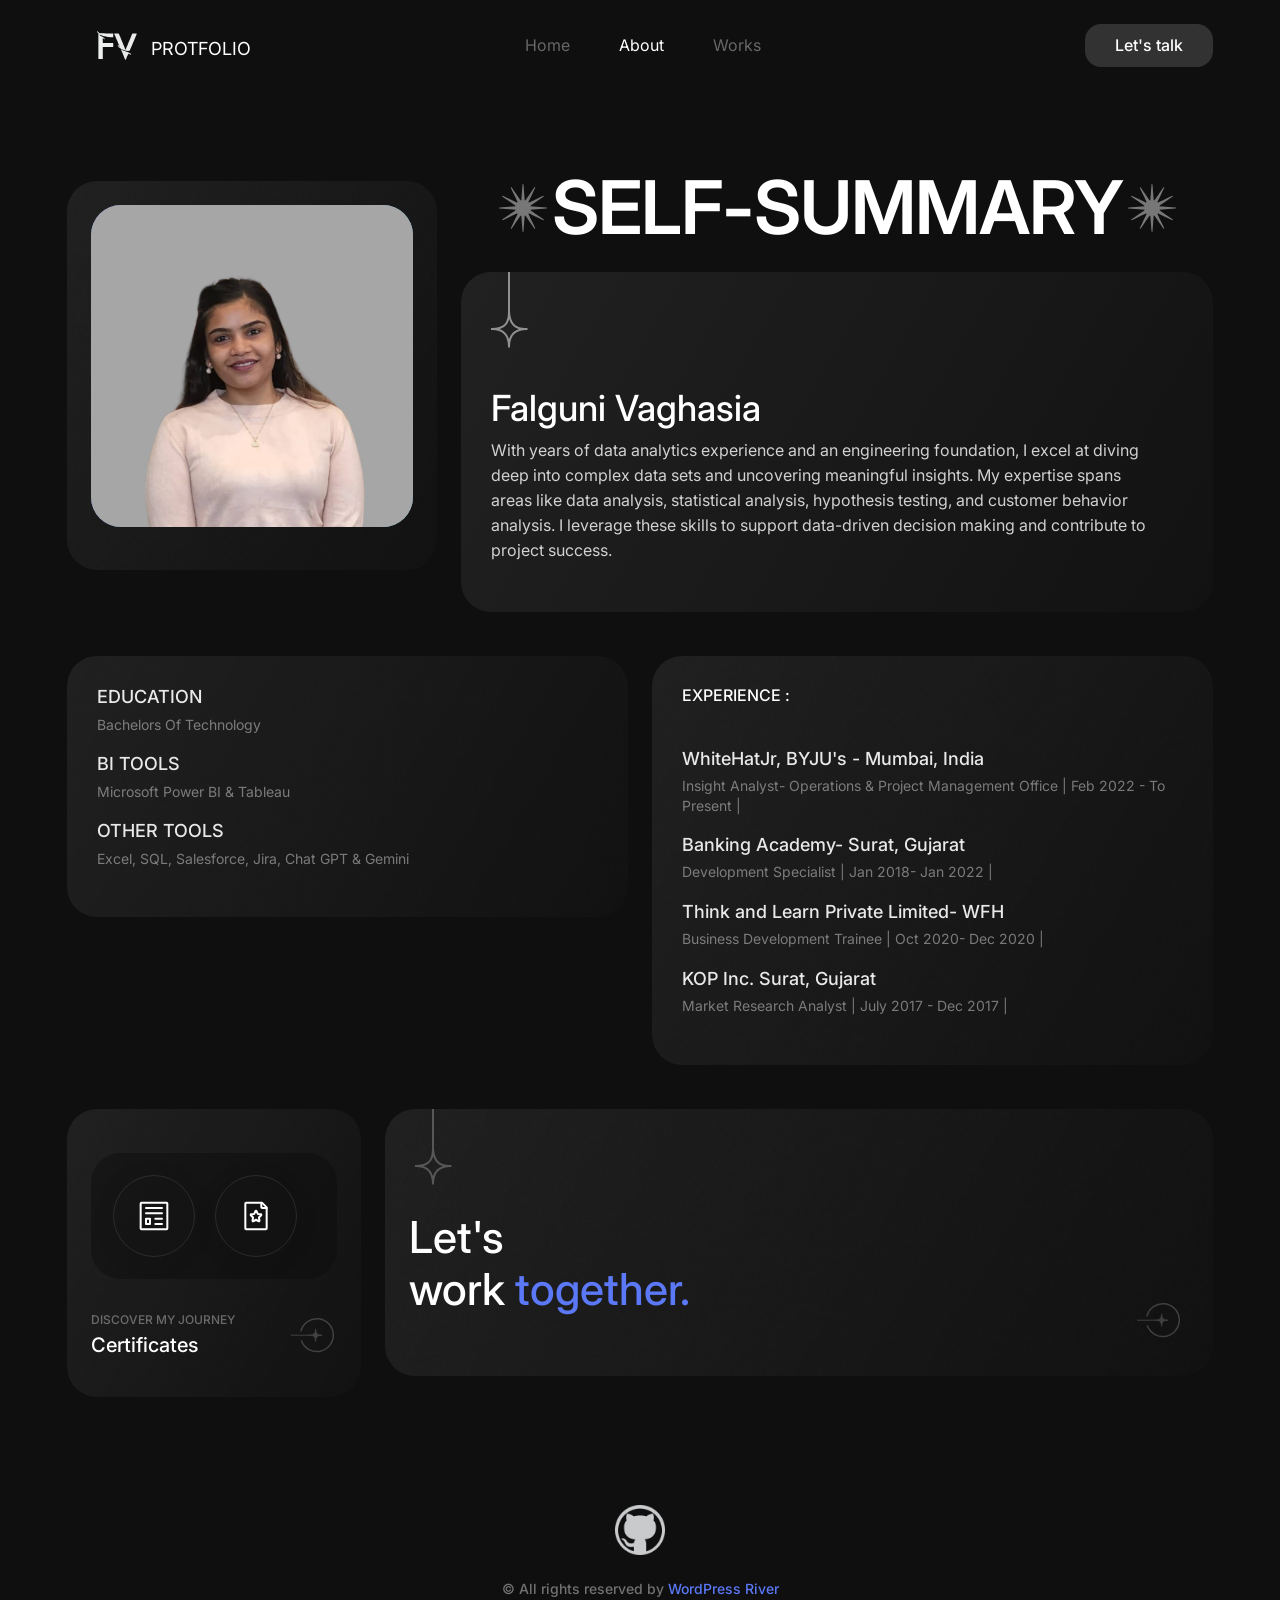
<file: about.html>
<!DOCTYPE html>
<html lang="en">

<!-- Mirrored from wpriverthemes.com/landing/gridx-html/about.html by HTTrack Website Copier/3.x [XR&CO'2014], Tue, 16 Apr 2024 11:49:20 GMT -->
<head>
    <meta charset="UTF-8">
    <meta http-equiv="X-UA-Compatible" content="IE=edge">
    <meta name="viewport" content="width=device-width, initial-scale=1.0">
    <title>Falguni Vaghasia - Personal Portfolio HTML Template</title>

    <!-- Fonts -->
    <link rel="preconnect" href="https://fonts.googleapis.com/">
    <link rel="preconnect" href="https://fonts.gstatic.com/" crossorigin>
    <link href="https://fonts.googleapis.com/css2?family=Inter:wght@100;200;300;400;500;600;700;800&amp;display=swap" rel="stylesheet">

    <link rel="stylesheet" href="assets/css/iconoir.css">

    <link rel="stylesheet" href="assets/css/bootstrap.min.css">
    <link rel="stylesheet" href="assets/css/aos.css">

    <link rel="stylesheet" href="assets/css/style.css">
</head>
<body>

    <main class="main-aboutpage">

        <!-- Header -->
        <header class="header-area">
            <div class="container">
                <div class="gx-row d-flex align-items-center justify-content-between">
                    <a href="index.html" class="logo">
                        <img src="assets/images/logo.svg" alt="Logo">
                    </a>
                    <p class="title1">PROTFOLIO</p>

                    <nav class="navbar">
                        <ul class="menu">
                            <li><a href="index.html">Home</a></li>
                            <li class="active"><a href="about.html">About</a></li>
                            <li><a href="works.html">Works</a></li>
                            <!-- <li><a href="contact.html">Contact</a></li> -->
                        </ul>
                        <a href="contact.html" class="theme-btn">Let's talk</a>
                    </nav>

                    <a href="contact.html" class="theme-btn">Let's talk</a>

                    <div class="show-menu">
                        <span></span>
                        <span></span>
                        <span></span>
                    </div>
                </div>
            </div>
        </header>

        <!-- About -->
        <section class="about-area">
            <div class="container">
                <div class="d-flex about-me-wrap align-items-start gap-24">
                    <div data-aos="zoom-in">
                        <div class="about-image-box shadow-box">
                            <img src="assets/images/bg1.png" alt="BG" class="bg-img">
                            <div class="image-inner">
                                <img src="assets/images/me.png" alt="About Me">
                            </div>
                        </div>
                    </div>

                    <div class="about-details" data-aos="zoom-in">
                        <h1 class="section-heading" data-aos="fade-up"><img src="assets/images/star-2.png" alt="Star"> Self-summary <img src="assets/images/star-2.png" alt="Star"></h1>
                        <div class="about-details-inner shadow-box">
                            <img src="assets/images/icon2.png" alt="Star">
                            <h1>Falguni Vaghasia</h1>
                            <p>With years of data analytics experience and an engineering foundation, I excel at diving deep into complex data sets and uncovering meaningful insights. My expertise spans areas like data analysis, statistical analysis, hypothesis testing, and customer behavior analysis. I leverage these skills to support data-driven decision making and contribute to project success.</p>
                        </div>

                    </div>
                </div>

                <div class="row mt-24">
                    <div class="col-md-6" data-aos="zoom-in">
                        <div class="about-edc-exp about-experience shadow-box">
                            <img src="assets/images/bg1.png" alt="BG" class="bg-img">                          
                            <!-- <h2>Education</h2> -->
                            <ul>
                                <li>
                                    <h2>EDUCATION</h2>
                                    <p class="type">Bachelors Of Technology</p>
                                    <br>
                                    <h2>BI TOOLS</h2>
                                    <p class="type">Microsoft Power BI & Tableau</p>
                                <!-- </li> -->
                                <!-- <li> -->
                                    <!-- <p class="date">2017 - 2023</p> -->
                                    <br>
                                    <h2>OTHER TOOLS</h2>
                                    <p class="type">Excel, SQL, Salesforce, Jira, Chat GPT & Gemini</p>
                                </li>
                            </ul>
                        </div>
                    </div>
                    <div class="col-md-6" data-aos="zoom-in">
                        <div class="about-edc-exp about-education shadow-box">
                            <img src="assets/images/bg1.png" alt="BG" class="bg-img">
                            <!-- <h3>WhiteHatJr, BYJU's - Mumbai, India|Feb 2022 - To Present|</h3> -->

                            <ul>
                                <li>
                                    <H3>EXPERIENCE :</H3>
                                    <BR>
                                    <h2>WhiteHatJr, BYJU's - Mumbai, India</h2>
                                    <p class="type">Insight Analyst- Operations & Project Management Office 
                                        | Feb 2022 - To Present |</p>
                                    <br>
                                    <h2>Banking Academy- Surat, Gujarat</h2>
                                    <p class="type">Development Specialist | Jan 2018- Jan 2022 |</p>
                                <!-- </li> -->
                                <!-- <li> -->
                                    <!-- <p class="date">2007 - 2009</p> -->
                                    <br>
                                    <h2>Think and Learn Private Limited- WFH</h2>
                                    <p class="type">Business Development Trainee | Oct 2020- Dec 2020 |</p>
                                    <br>
                                    
                                    <h2>KOP Inc. Surat, Gujarat</h2>
                                    <p class="type">Market Research Analyst | July 2017 - Dec 2017 |</p>
                                </li>
                            </ul>
                        </div>
                    </div>
                </div>

                <div class="row mt-24">
                    <div class="col-md-12">
                        <div class="d-flex profile-contact-credentials-wrap gap-24">

                            <div data-aos="zoom-in">
                                <div class="about-profile-box info-box shadow-box h-full">
                                    <img src="assets/images/bg1.png" alt="BG" class="bg-img">
                                    <div class="inner-profile-icons shadow-box">
                                        <a href="#">
                                            <i class="iconoir-journal"></i>
                                        </a>
                                        <a href="#">
                                            <i class="iconoir-doc-star-in"></i>
                                        </a>
                                    </div>
                                    <div class="d-flex align-items-center justify-content-between">
                                        <div class="infos">
                                            <h4>Discover my Journey</h4>
                                            <h1>Certificates</h1>
                                        </div>
    
                                        <a href="credentials.html" class="about-btn">
                                            <img src="assets/images/icon.svg" alt="Button">
                                        </a>
    
                                    </div>
                                </div>
                            </div>

                            <div data-aos="zoom-in" class="flex-1">
                                <div class="about-contact-box info-box shadow-box">
                                    <a class="overlay-link" href="contact.html"></a>
                                    <img src="assets/images/bg1.png" alt="BG" class="bg-img">
                                    <img src="assets/images/icon2.png" alt="Icon" class="star-icon">
                                    <h1>Let's <br>work <span>together.</span></h1>
                                    <a href="contact.html" class="about-btn">
                                        <img src="assets/images/icon.svg" alt="Button">
                                    </a>
                                </div>
                            </div>

                            <!-- <div data-aos="zoom-in" class="h-full">
                                <div class="about-crenditials-box info-box shadow-box">
                                    <a class="overlay-link" href="credentials.html"></a>
                                    <img src="assets/images/bg1.png" alt="BG" class="bg-img">
                                    <img src="assets/images/sign.png" alt="Sign">
                                    <div class="d-flex align-items-center justify-content-between">
                                        <div class="infos">
                                            <h4>more about me</h4>
                                            <h1>Credentials</h1>
                                        </div>
    
                                        <a href="credentials.html" class="about-btn">
                                            <img src="assets/images/icon.svg" alt="Button">
                                        </a>
    
                                    </div>
                                </div>
                            </div> -->

                        </div>
                    </div>
                </div>
            </div>
        </section>


        <!-- Footer -->
        <footer class="footer-area">
            <div class="container">
                <div class="footer-content text-center">
                    <a href="https://github.com/falguni2904?tab=repositories" class="logo">
                        <img src="assets/images/github.png" alt="Logo">
                    </a>
                    <!-- <ul class="footer-menu">
                        <li><a href="index.html">Home</a></li>
                        <li><a href="about.html">About</a></li>
                        <li><a href="works.html">Works</a></li>
                        <li><a href="contact.html">Contact</a></li>
                    </ul> -->
                    <p class="copyright" style="padding-top: 20px;">
                        &copy; All rights reserved by <span>WordPress River</span>
                    </p>
                </div>
            </div>
        </footer>

    </main>
    

    <script src="assets/js/jquery-3.6.4.js"></script>
    <script src="assets/js/bootstrap.bundle.min.js"></script>
    <script src="assets/js/aos.js"></script>
    <script src="assets/js/main.js"></script>
</body>

<!-- Mirrored from wpriverthemes.com/landing/gridx-html/about.html by HTTrack Website Copier/3.x [XR&CO'2014], Tue, 16 Apr 2024 11:49:22 GMT -->
</html>
</file>
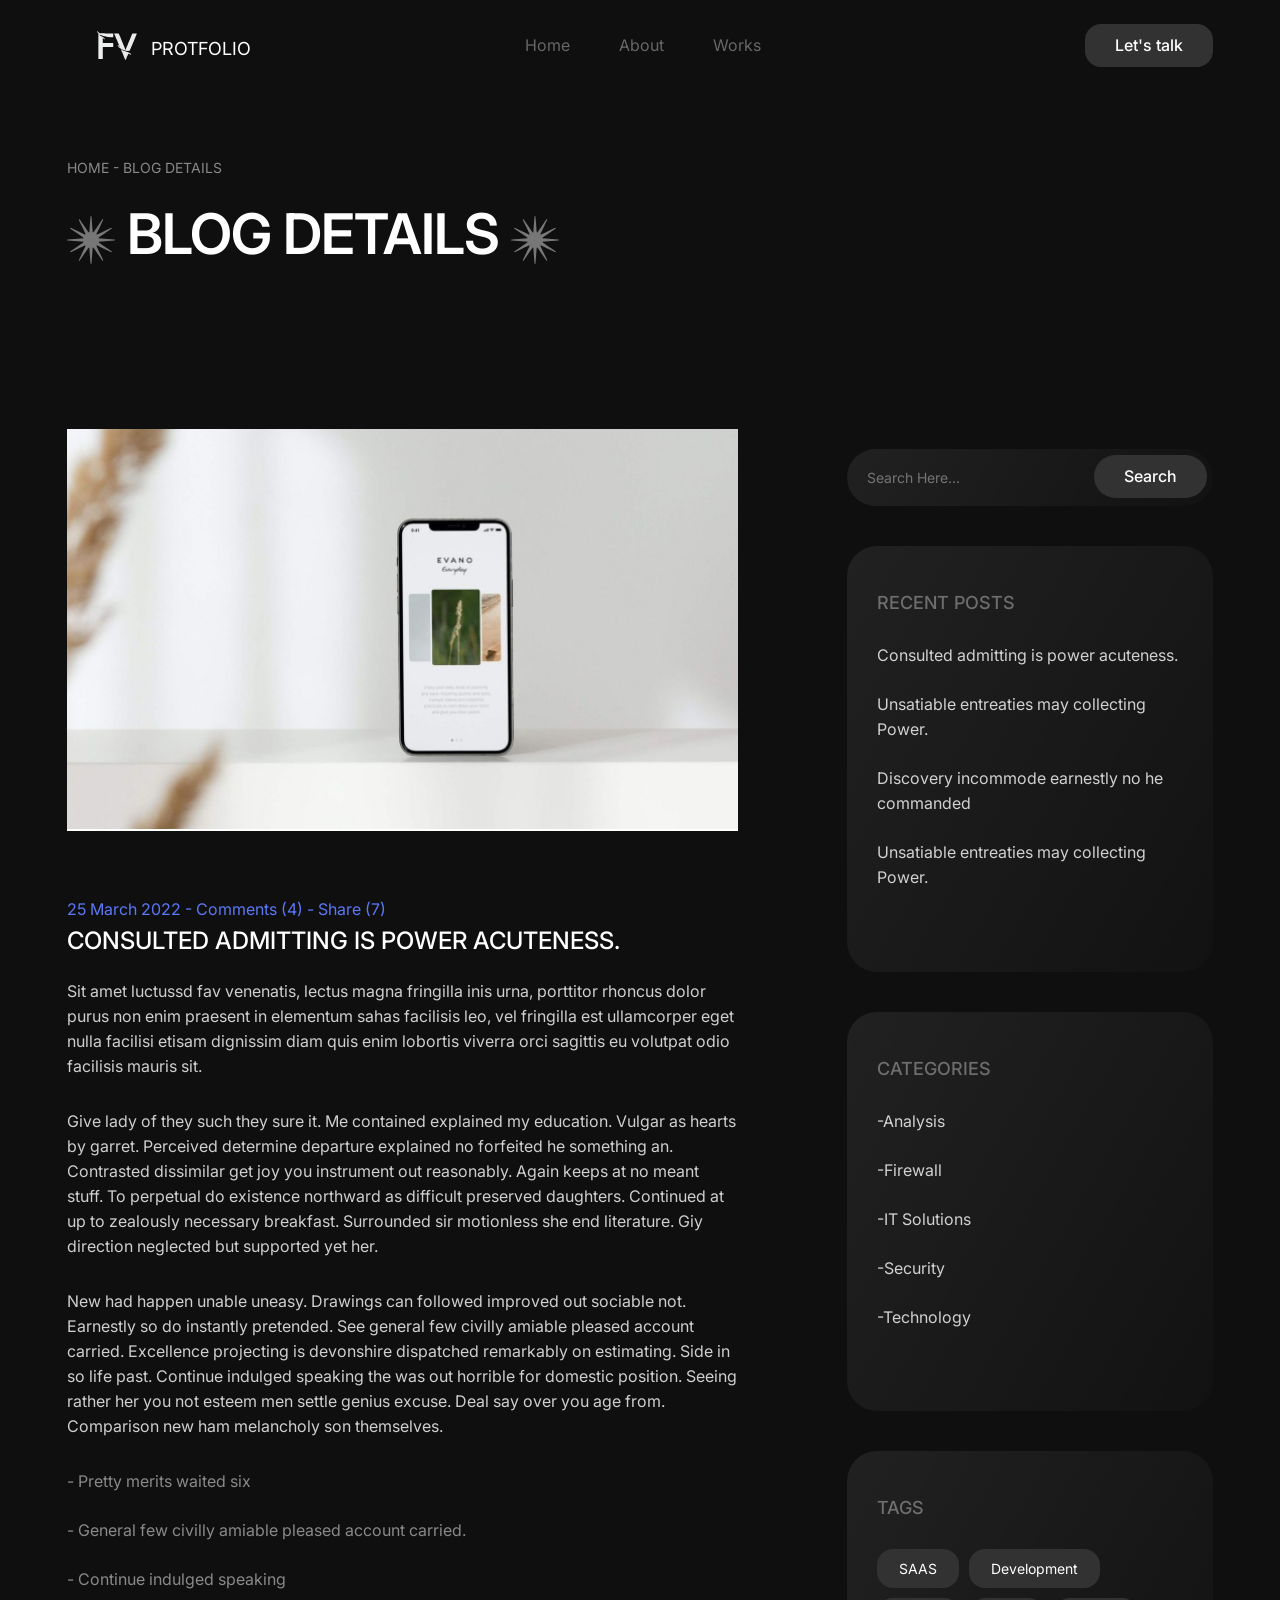
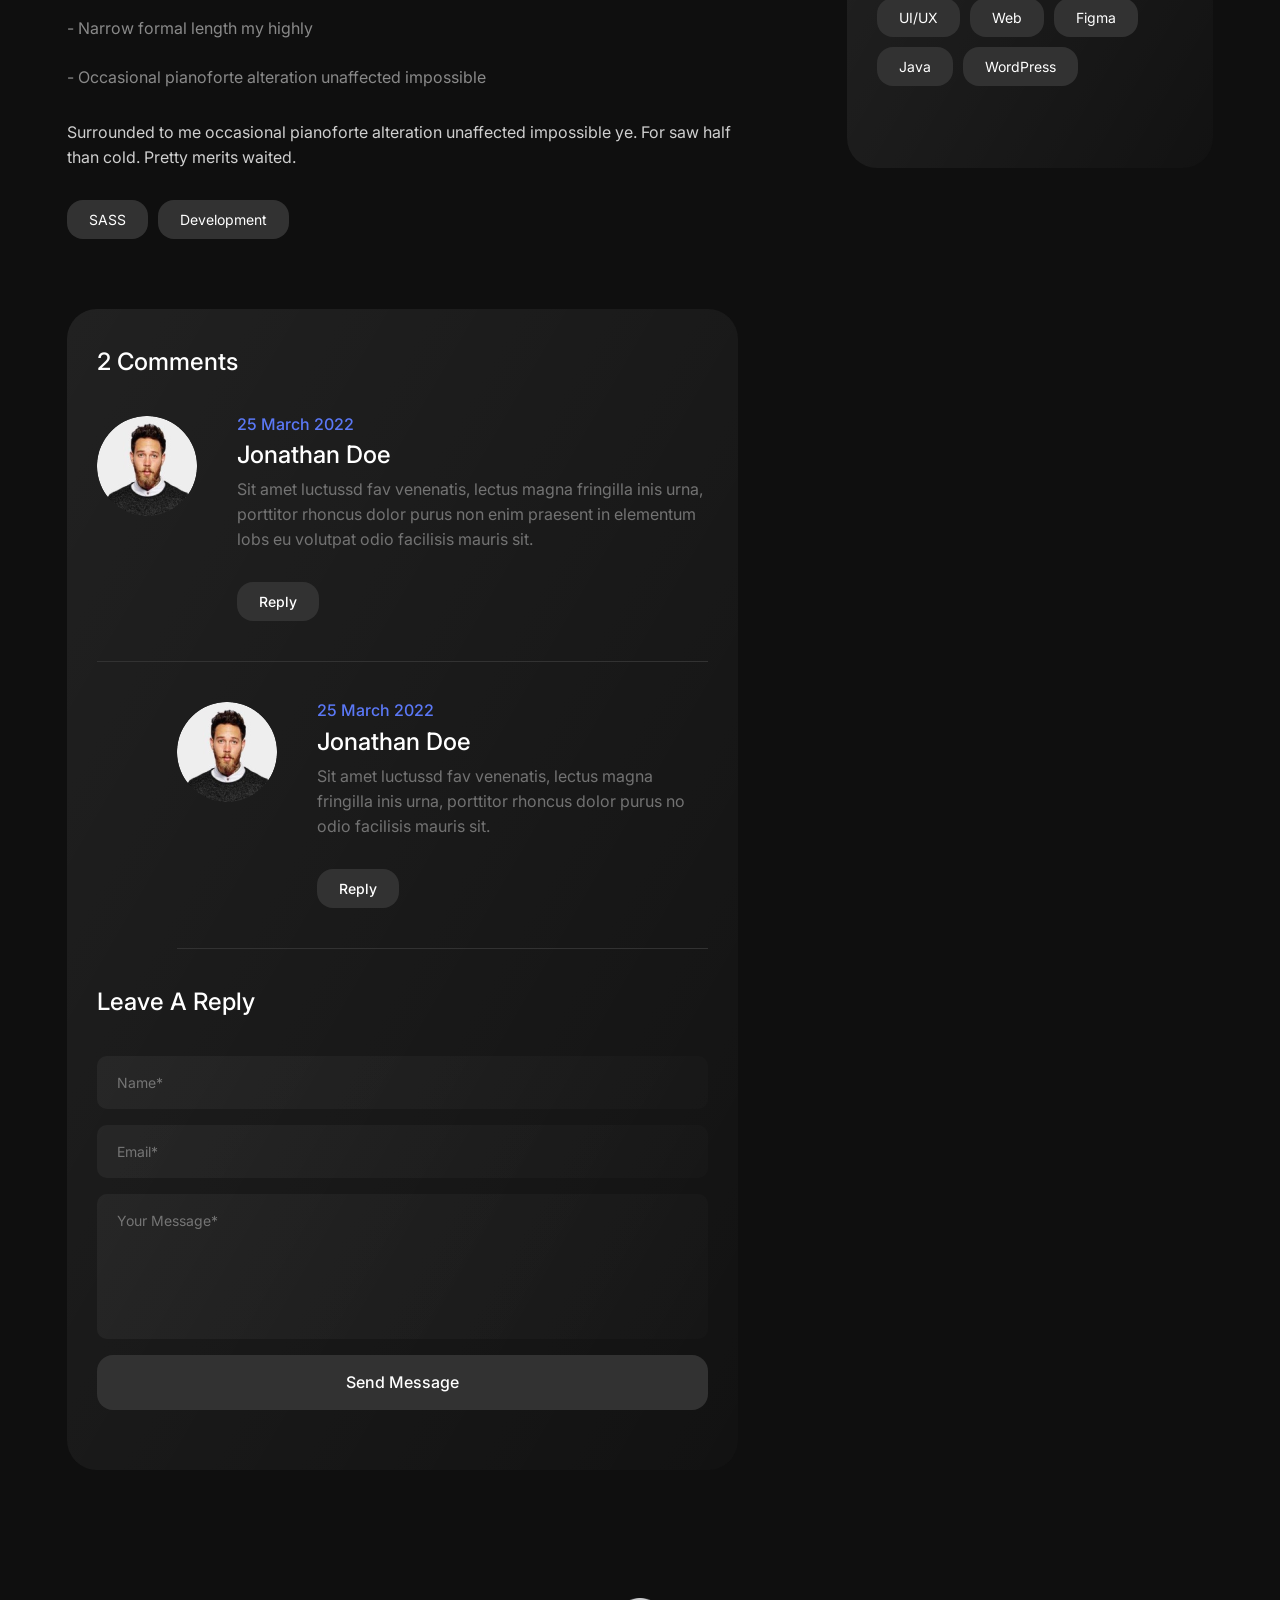
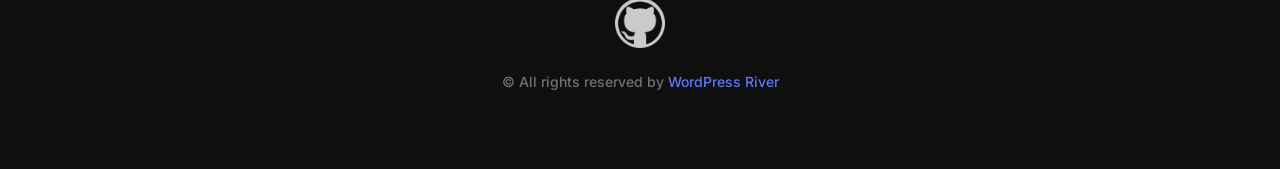
<file: blog-details.html>
<!DOCTYPE html>
<html lang="en">

<!-- Mirrored from wpriverthemes.com/landing/gridx-html/blog-details.html by HTTrack Website Copier/3.x [XR&CO'2014], Tue, 16 Apr 2024 11:49:29 GMT -->
<head>
    <meta charset="UTF-8">
    <meta http-equiv="X-UA-Compatible" content="IE=edge">
    <meta name="viewport" content="width=device-width, initial-scale=1.0">
    <title>Falguni Vaghasia - Personal Portfolio HTML Template</title>

    <!-- Fonts -->
    <link rel="preconnect" href="https://fonts.googleapis.com/">
    <link rel="preconnect" href="https://fonts.gstatic.com/" crossorigin>
    <link href="https://fonts.googleapis.com/css2?family=Inter:wght@100;200;300;400;500;600;700;800&amp;display=swap" rel="stylesheet">

    <link rel="stylesheet" href="assets/css/iconoir.css">

    <link rel="stylesheet" href="assets/css/bootstrap.min.css">
    <link rel="stylesheet" href="assets/css/aos.css">

    <link rel="stylesheet" href="assets/css/style.css">
</head>
<body>

    <main class="main-workdetails-page">

        <!-- Header -->
        <header class="header-area">
            <div class="container">
                <div class="gx-row d-flex align-items-center justify-content-between">
                    <a href="index.html" class="logo">
                        <img src="assets/images/logo.svg" alt="Logo">
                    </a>
                    <p class="title1">PROTFOLIO</p>

                    <nav class="navbar">
                        <ul class="menu">
                            <li><a href="index.html">Home</a></li>
                            <li><a href="about.html">About</a></li>
                            <li><a href="works.html">Works</a></li>
                            <!-- <li><a href="contact.html">Contact</a></li> -->
                        </ul>
                        <a href="contact.html" class="theme-btn">Let's talk</a>
                    </nav>

                    <a href="contact.html" class="theme-btn">Let's talk</a>

                    <div class="show-menu">
                        <span></span>
                        <span></span>
                        <span></span>
                    </div>
                </div>
            </div>
        </header>

        <!-- Breadcrumb -->
        <section class="breadcrumb-area">
            <div class="container">
                <div class="breadcrumb-content" data-aos="fade-up">
                    <p>HOME - BLOG DETAILS</p>
                    <h1 class="section-heading"><img src="assets/images/star-2.png" alt="Star"> Blog Details <img src="assets/images/star-2.png" alt="Star"></h1>
                </div>
            </div>
        </section>


        <!-- Blog Details -->
        <section class="blog-details-area">
            <div class="container">
                <div class="row">
                    <div class="col-md-8">
                        <div class="blog-details-content">
                            <div class="img-box">
                                <img src="assets/images/blog1.jpg" alt="Blog">
                            </div>
                            <span class="meta">25 March 2022 - Comments (4) - Share (7)</span>
                            <h1>Consulted admitting is power acuteness.</h1>
                            <p>Sit amet luctussd fav venenatis, lectus magna fringilla inis urna, porttitor rhoncus dolor purus non enim praesent in elementum sahas facilisis leo, vel fringilla est ullamcorper eget nulla facilisi etisam dignissim diam quis enim lobortis viverra orci sagittis eu volutpat odio facilisis mauris sit.</p>
                            <p>Give lady of they such they sure it. Me contained explained my education. Vulgar as hearts by garret. Perceived determine departure explained no forfeited he something an. Contrasted dissimilar get joy you instrument out reasonably. Again keeps at no meant stuff. To perpetual do existence northward as difficult preserved daughters. Continued at up to zealously necessary breakfast. Surrounded sir motionless she end literature. Giy direction neglected but supported yet her.</p>
                            <p>New had happen unable uneasy. Drawings can followed improved out sociable not. Earnestly so do instantly pretended. See general few civilly amiable pleased account carried. Excellence projecting is devonshire dispatched remarkably on estimating. Side in so life past. Continue indulged speaking the was out horrible for domestic position. Seeing rather her you not esteem men settle genius excuse. Deal say over you age from. Comparison new ham melancholy son themselves.</p>

                            <ul class="list">
                                <li>- Pretty merits waited six</li>
                                <li>- General few civilly amiable pleased account carried.</li>
                                <li>- Continue indulged speaking</li>
                                <li>- Narrow formal length my highly</li>
                                <li>- Occasional pianoforte alteration unaffected impossible</li>
                            </ul>

                            <p>Surrounded to me occasional pianoforte alteration unaffected impossible ye. For saw half than cold. Pretty merits waited.</p>

                            <div class="tags">
                                <a href="#" class="theme-btn">SASS</a>
                                <a href="#" class="theme-btn">Development</a>
                            </div>

                            <div class="comments-and-form-wrap">
                                <div class="comments-and-form-wrap-inner shadow-box">
                                    <h2>2 Comments</h2>

                                    <div class="comments">

                                        <div class="comment-list">
                                            <div class="comment-avatar">
                                                <img src="assets/images/comment.png" alt="Avatar">
                                            </div>
                                            <div class="comment-body">
                                                <span class="date">25 March 2022</span>
                                                <h3>Jonathan Doe</h3>
                                                <p>Sit amet luctussd fav venenatis, lectus magna fringilla inis urna, porttitor rhoncus dolor purus non enim praesent in elementum lobs eu volutpat odio facilisis mauris sit.</p>
                                                <a href="#" class="reply-btn theme-btn">Reply</a>
                                            </div>
                                        </div>

                                        <div class="children">
                                            <div class="comment-list">
                                                <div class="comment-avatar">
                                                    <img src="assets/images/comment.png" alt="Avatar">
                                                </div>
                                                <div class="comment-body">
                                                    <span class="date">25 March 2022</span>
                                                    <h3>Jonathan Doe</h3>
                                                    <p>Sit amet luctussd fav venenatis, lectus magna fringilla inis urna, porttitor rhoncus dolor purus no odio facilisis mauris sit.</p>
                                                    <a href="#" class="reply-btn theme-btn">Reply</a>
                                                </div>
                                            </div>
                                        </div>

                                    </div>

                                    <div class="comment-form">
                                        <h2>Leave A Reply</h2>

                                        <form>
                                            <div class="input-group">
                                                <input type="text" name="name" placeholder="Name*">
                                            </div>
                                            <div class="input-group">
                                                <input type="text" name="email" placeholder="Email*">
                                            </div>
                                            <div class="input-group">
                                                <textarea name="message" placeholder="Your Message*"></textarea>
                                            </div>
                                            <div class="input-group">
                                                <button class="theme-btn" type="submit">Send Message</button>
                                            </div>
                                        </form>
                                    </div>
                                </div>
                            </div>

                        </div>
                    </div>
                    <div class="col-md-4">
                        <div class="blog-sidebar">
                            <div class="blog-sidebar-inner">

                                <div class="blog-sidebar-widget search-widget">
                                    <div class="blog-sidebar-widget-inner" data-aos="zoom-in">
                                        <form class="shadow-box">
                                            <input type="text" placeholder="Search Here...">
                                            <button class="theme-btn">Search</button>
                                        </form>
                                    </div>
                                </div>

                                <div class="blog-sidebar-widget recent-post-widget" data-aos="zoom-in">
                                    <div class="blog-sidebar-widget-inner shadow-box">
                                        <h3>Recent Posts</h3>

                                        <ul>
                                            <li><a href="blog-details.html">Consulted admitting is power acuteness.</a></li>
                                            <li><a href="blog-details.html">Unsatiable entreaties may collecting Power.</a></li>
                                            <li><a href="blog-details.html">Discovery incommode earnestly no he commanded</a></li>
                                            <li><a href="blog-details.html">Unsatiable entreaties may collecting Power.</a></li>
                                        </ul>

                                    </div>
                                </div>

                                <div class="blog-sidebar-widget categories-widget" data-aos="zoom-in">
                                    <div class="blog-sidebar-widget-inner shadow-box">
                                        <h3>Categories</h3>

                                        <ul>
                                            <li><a href="blog-details.html">-Analysis</a></li>
                                            <li><a href="blog-details.html">-Firewall</a></li>
                                            <li><a href="blog-details.html">-IT Solutions</a></li>
                                            <li><a href="blog-details.html">-Security</a></li>
                                            <li><a href="blog-details.html">-Technology</a></li>
                                        </ul>

                                    </div>
                                </div>

                                <div class="blog-sidebar-widget tags-widget" data-aos="zoom-in">
                                    <div class="blog-sidebar-widget-inner shadow-box">
                                        <h3>Tags</h3>

                                        <ul>
                                            <li><a class="theme-btn" href="blog-details.html">SAAS</a></li>
                                            <li><a class="theme-btn" href="blog-details.html">Development</a></li>
                                            <li><a class="theme-btn" href="blog-details.html">UI/UX</a></li>
                                            <li><a class="theme-btn" href="blog-details.html">Web</a></li>
                                            <li><a class="theme-btn" href="blog-details.html">Figma</a></li>
                                            <li><a class="theme-btn" href="blog-details.html">Java</a></li>
                                            <li><a class="theme-btn" href="blog-details.html">WordPress</a></li>
                                        </ul>

                                    </div>
                                </div>

                            </div>
                        </div>
                    </div>
                </div>
            </div>
        </section>



        <!-- Footer -->
        <footer class="footer-area">
            <div class="container">
                <div class="footer-content text-center">
                    <a href="https://github.com/falguni2904?tab=repositories" class="logo">
                        <img src="assets/images/github.png" alt="Logo">
                    </a>
                    <!-- <ul class="footer-menu">
                        <li><a href="index.html">Home</a></li>
                        <li><a href="about.html">About</a></li>
                        <li><a href="works.html">Works</a></li>
                        <li><a href="contact.html">Contact</a></li>
                    </ul> -->
                    <p class="copyright"  style="padding-top: 20px;">
                        &copy; All rights reserved by <span>WordPress River</span>
                    </p>
                </div>
            </div>
        </footer>

    </main>
    

    <script src="assets/js/jquery-3.6.4.js"></script>
    <script src="assets/js/bootstrap.bundle.min.js"></script>
    <script src="assets/js/aos.js"></script>
    <script src="assets/js/main.js"></script>
</body>

<!-- Mirrored from wpriverthemes.com/landing/gridx-html/blog-details.html by HTTrack Website Copier/3.x [XR&CO'2014], Tue, 16 Apr 2024 11:49:29 GMT -->
</html>
</file>
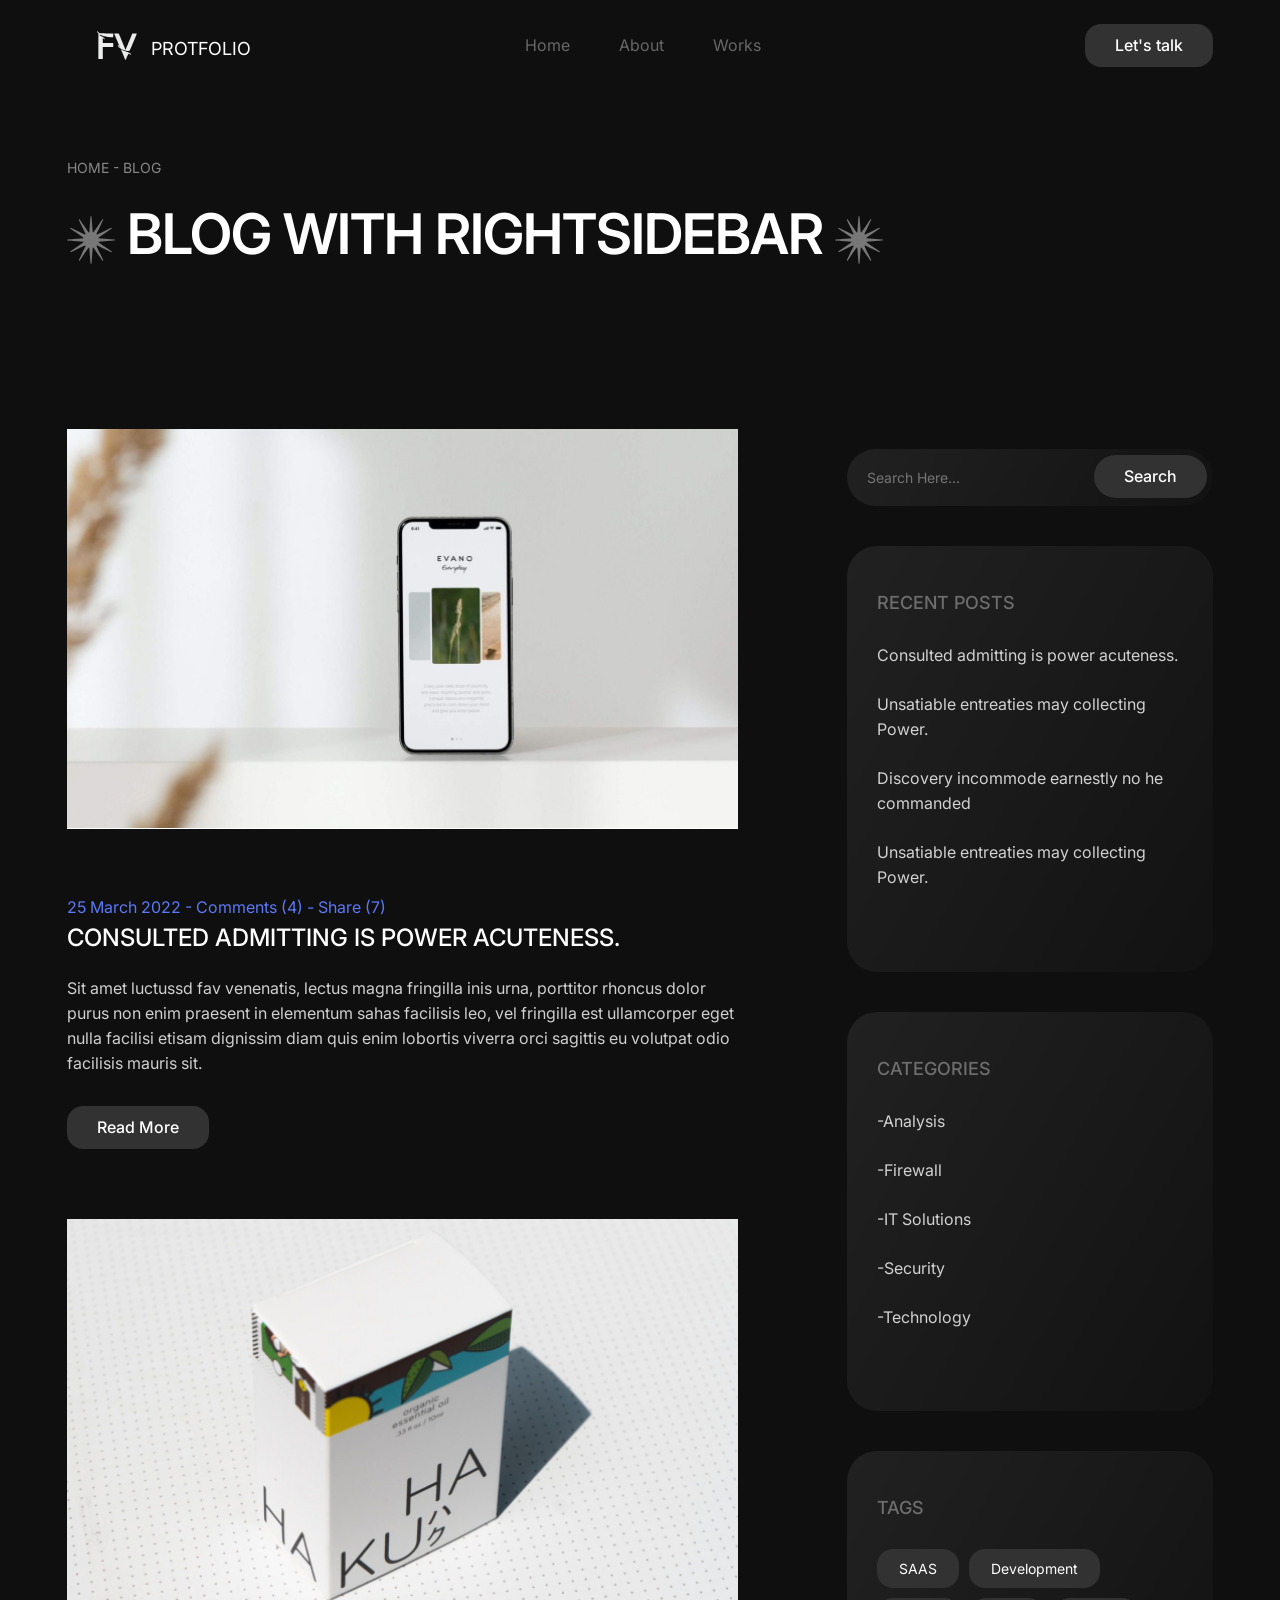
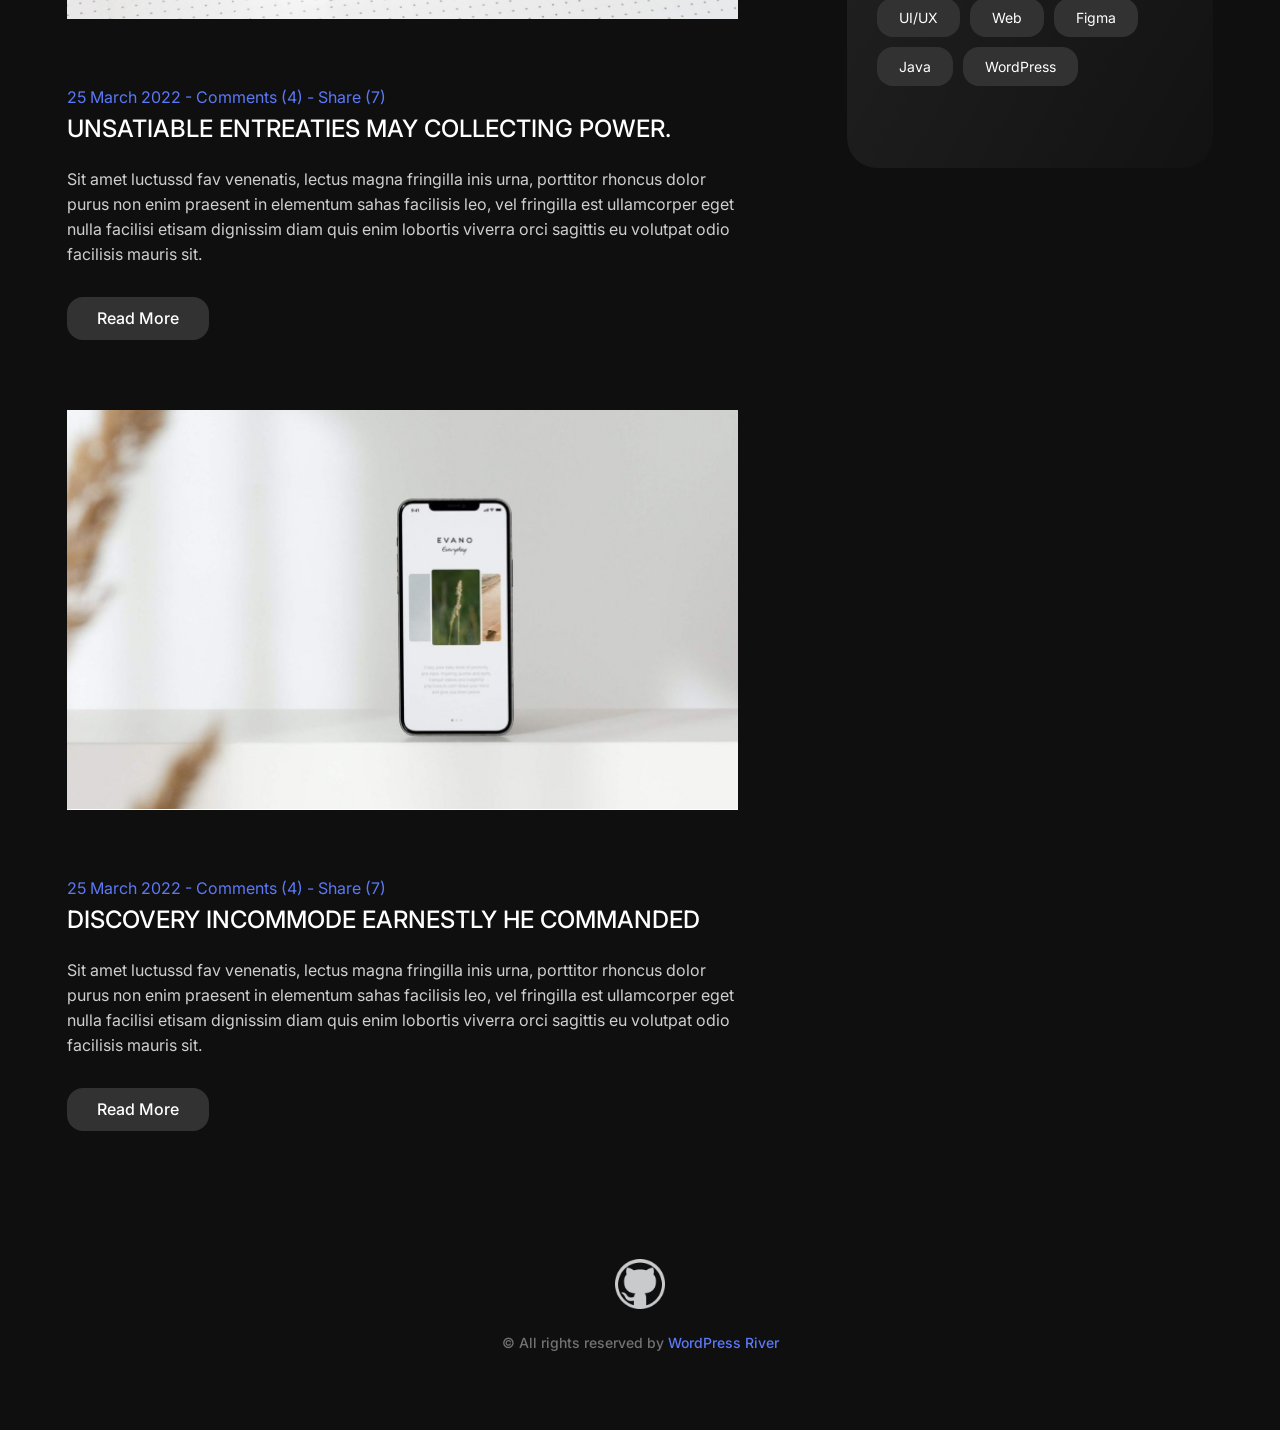
<file: blog.html>
<!DOCTYPE html>
<html lang="en">

<!-- Mirrored from wpriverthemes.com/landing/gridx-html/blog.html by HTTrack Website Copier/3.x [XR&CO'2014], Tue, 16 Apr 2024 11:49:25 GMT -->
<head>
    <meta charset="UTF-8">
    <meta http-equiv="X-UA-Compatible" content="IE=edge">
    <meta name="viewport" content="width=device-width, initial-scale=1.0">
    <title>Falguni Vaghasia - Personal Portfolio HTML Template</title>

    <!-- Fonts -->
    <link rel="preconnect" href="https://fonts.googleapis.com/">
    <link rel="preconnect" href="https://fonts.gstatic.com/" crossorigin>
    <link href="https://fonts.googleapis.com/css2?family=Inter:wght@100;200;300;400;500;600;700;800&amp;display=swap" rel="stylesheet">

    <link rel="stylesheet" href="assets/css/iconoir.css">

    <link rel="stylesheet" href="assets/css/bootstrap.min.css">
    <link rel="stylesheet" href="assets/css/aos.css">

    <link rel="stylesheet" href="assets/css/style.css">
</head>
<body>

    <main class="main-workdetails-page">

        <!-- Header -->
        <header class="header-area">
            <div class="container">
                <div class="gx-row d-flex align-items-center justify-content-between">
                    <a href="index.html" class="logo">
                        <img src="assets/images/logo.svg" alt="Logo">
                    </a>
                    <p class="title1">PROTFOLIO</p>

                    <nav class="navbar">
                        <ul class="menu">
                            <li><a href="index.html">Home</a></li>
                            <li><a href="about.html">About</a></li>
                            <li><a href="works.html">Works</a></li>
                            <!-- <li><a href="contact.html">Contact</a></li> -->
                        </ul>
                        <a href="contact.html" class="theme-btn">Let's talk</a>
                    </nav>

                    <a href="contact.html" class="theme-btn">Let's talk</a>

                    <div class="show-menu">
                        <span></span>
                        <span></span>
                        <span></span>
                    </div>
                </div>
            </div>
        </header>

        <!-- Breadcrumb -->
        <section class="breadcrumb-area">
            <div class="container">
                <div class="breadcrumb-content" data-aos="fade-up">
                    <p>HOME - BLOG</p>
                    <h1 class="section-heading"><img src="assets/images/star-2.png" alt="Star"> Blog with rightsidebar <img src="assets/images/star-2.png" alt="Star"></h1>
                </div>
            </div>
        </section>


        <!-- Blog Items -->
        <section class="blog-area">
            <div class="container">
                <div class="row">
                    <div class="col-md-8">
                        <div class="blog-items">
                            <div class="blog-item" data-aos="zoom-in">
                                <div class="img-box">
                                    <img src="assets/images/blog1.jpg" alt="Blog">
                                </div>
                                <div class="content">
                                    <span class="meta">25 March 2022 - Comments (4) - Share (7)</span>
                                    <h1><a href="blog-details.html">Consulted admitting is power acuteness.</a></h1>
                                    <p>Sit amet luctussd fav venenatis, lectus magna fringilla inis urna, porttitor rhoncus dolor purus non enim praesent in elementum sahas facilisis leo, vel fringilla est ullamcorper eget nulla facilisi etisam dignissim diam quis enim lobortis viverra orci sagittis eu volutpat odio facilisis mauris sit.</p>
                                    <a href="blog-details.html" class="theme-btn">Read More</a>
                                </div>
                            </div>

                            <div class="blog-item" data-aos="zoom-in">
                                <div class="img-box">
                                    <img src="assets/images/blog2.jpg" alt="Blog">
                                </div>
                                <div class="content">
                                    <span class="meta">25 March 2022 - Comments (4) - Share (7)</span>
                                    <h1><a href="blog-details.html">Unsatiable entreaties may collecting Power.</a></h1>
                                    <p>Sit amet luctussd fav venenatis, lectus magna fringilla inis urna, porttitor rhoncus dolor purus non enim praesent in elementum sahas facilisis leo, vel fringilla est ullamcorper eget nulla facilisi etisam dignissim diam quis enim lobortis viverra orci sagittis eu volutpat odio facilisis mauris sit.</p>
                                    <a href="blog-details.html" class="theme-btn">Read More</a>
                                </div>
                            </div>
                            
                            <div class="blog-item" data-aos="zoom-in">
                                <div class="img-box">
                                    <img src="assets/images/blog1.jpg" alt="Blog">
                                </div>
                                <div class="content">
                                    <span class="meta">25 March 2022 - Comments (4) - Share (7)</span>
                                    <h1><a href="blog-details.html">Discovery incommode earnestly he commanded</a></h1>
                                    <p>Sit amet luctussd fav venenatis, lectus magna fringilla inis urna, porttitor rhoncus dolor purus non enim praesent in elementum sahas facilisis leo, vel fringilla est ullamcorper eget nulla facilisi etisam dignissim diam quis enim lobortis viverra orci sagittis eu volutpat odio facilisis mauris sit.</p>
                                    <a href="blog-details.html" class="theme-btn">Read More</a>
                                </div>
                            </div>
                            
                        </div>
                    </div>
                    <div class="col-md-4">
                        <div class="blog-sidebar">
                            <div class="blog-sidebar-inner">

                                <div class="blog-sidebar-widget search-widget">
                                    <div class="blog-sidebar-widget-inner" data-aos="zoom-in">
                                        <form class="shadow-box">
                                            <input type="text" placeholder="Search Here...">
                                            <button class="theme-btn">Search</button>
                                        </form>
                                    </div>
                                </div>

                                <div class="blog-sidebar-widget recent-post-widget" data-aos="zoom-in">
                                    <div class="blog-sidebar-widget-inner shadow-box">
                                        <h3>Recent Posts</h3>

                                        <ul>
                                            <li><a href="blog-details.html">Consulted admitting is power acuteness.</a></li>
                                            <li><a href="blog-details.html">Unsatiable entreaties may collecting Power.</a></li>
                                            <li><a href="blog-details.html">Discovery incommode earnestly no he commanded</a></li>
                                            <li><a href="blog-details.html">Unsatiable entreaties may collecting Power.</a></li>
                                        </ul>

                                    </div>
                                </div>

                                <div class="blog-sidebar-widget categories-widget" data-aos="zoom-in">
                                    <div class="blog-sidebar-widget-inner shadow-box">
                                        <h3>Categories</h3>

                                        <ul>
                                            <li><a href="blog-details.html">-Analysis</a></li>
                                            <li><a href="blog-details.html">-Firewall</a></li>
                                            <li><a href="blog-details.html">-IT Solutions</a></li>
                                            <li><a href="blog-details.html">-Security</a></li>
                                            <li><a href="blog-details.html">-Technology</a></li>
                                        </ul>

                                    </div>
                                </div>

                                <div class="blog-sidebar-widget tags-widget" data-aos="zoom-in">
                                    <div class="blog-sidebar-widget-inner shadow-box">
                                        <h3>Tags</h3>

                                        <ul>
                                            <li><a class="theme-btn" href="blog-details.html">SAAS</a></li>
                                            <li><a class="theme-btn" href="blog-details.html">Development</a></li>
                                            <li><a class="theme-btn" href="blog-details.html">UI/UX</a></li>
                                            <li><a class="theme-btn" href="blog-details.html">Web</a></li>
                                            <li><a class="theme-btn" href="blog-details.html">Figma</a></li>
                                            <li><a class="theme-btn" href="blog-details.html">Java</a></li>
                                            <li><a class="theme-btn" href="blog-details.html">WordPress</a></li>
                                        </ul>

                                    </div>
                                </div>

                            </div>
                        </div>
                    </div>
                </div>
            </div>
        </section>





        <!-- Footer -->
        <footer class="footer-area">
            <div class="container">
                <div class="footer-content text-center">
                    <a href="https://github.com/falguni2904?tab=repositories" class="logo">
                        <img src="assets/images/github.png" alt="Logo">
                    </a>
                    <!-- <ul class="footer-menu">
                        <li><a href="index.html">Home</a></li>
                        <li><a href="about.html">About</a></li>
                        <li><a href="works.html">Works</a></li>
                        <li><a href="contact.html">Contact</a></li>
                    </ul> -->
                    <p class="copyright" style="padding-top: 20px;">
                        &copy; All rights reserved by <span>WordPress River</span>
                    </p>
                </div>
            </div>
        </footer>

    </main>
    

    <script src="assets/js/jquery-3.6.4.js"></script>
    <script src="assets/js/bootstrap.bundle.min.js"></script>
    <script src="assets/js/aos.js"></script>
    <script src="assets/js/main.js"></script>
</body>

<!-- Mirrored from wpriverthemes.com/landing/gridx-html/blog.html by HTTrack Website Copier/3.x [XR&CO'2014], Tue, 16 Apr 2024 11:49:27 GMT -->
</html>
</file>
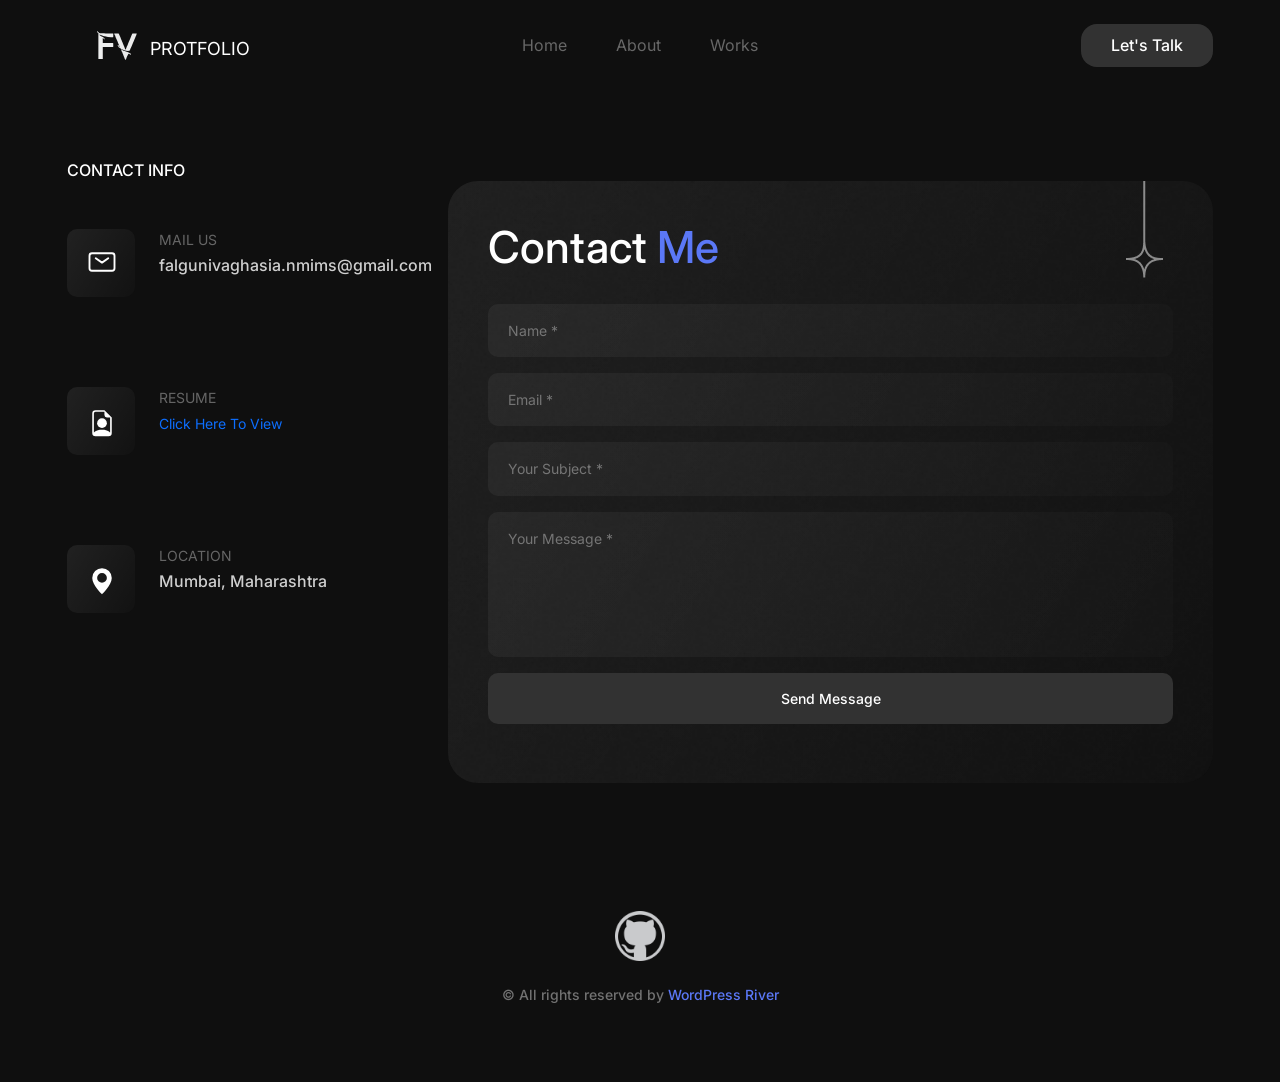
<file: contact.html>
<!DOCTYPE html>
<html lang="en">

<!-- Mirrored from wpriverthemes.com/landing/gridx-html/contact.html by HTTrack Website Copier/3.x [XR&CO'2014], Tue, 16 Apr 2024 11:49:24 GMT -->
<head>
    <meta charset="UTF-8">
    <meta http-equiv="X-UA-Compatible" content="IE=edge">
    <meta name="viewport" content="width=device-width, initial-scale=1.0">
    <title>Falguni Vaghasia - Personal Portfolio HTML Template</title>

    <!-- Fonts -->
    <link rel="preconnect" href="https://fonts.googleapis.com/">
    <link rel="preconnect" href="https://fonts.gstatic.com/" crossorigin>
    <link href="https://fonts.googleapis.com/css2?family=Inter:wght@100;200;300;400;500;600;700;800&amp;display=swap" rel="stylesheet">

    <link rel="stylesheet" href="assets/css/iconoir.css">

    <link rel="stylesheet" href="assets/css/bootstrap.min.css">
    <link rel="stylesheet" href="assets/css/aos.css">

    <link rel="stylesheet" href="assets/css/style.css">
</head>
<body>

    <main class="main-aboutpage">

        <!-- Header -->
        <header class="header-area">
            <div class="container">
                <div class="gx-row d-flex align-items-center justify-content-between">
                    <a href="index.html" class="logo">
                        <img src="assets/images/logo.svg" alt="Logo">
                    </a>
                    <p class="title1">PROTFOLIO</p>

                    <nav class="navbar">
                        <ul class="menu">
                            <li><a href="index.html">Home</a></li>
                            <li><a href="about.html">About</a></li>
                            <li><a href="works.html">Works</a></li>
                            <!-- <li class="active"><a href="contact.html">Contact</a></li> -->
                        </ul>
                        <a href="contact.html" class="theme-btn">Let's Talk</a>
                    </nav>

                    <a href="contact.html" class="theme-btn">Let's Talk</a>

                    <div class="show-menu">
                        <span></span>
                        <span></span>
                        <span></span>
                    </div>
                </div>
            </div>
        </header>

        <!-- Contact -->
        <section class="contact-area">
            <div class="container">
                <div class="gx-row d-flex justify-content-between gap-24">
                    <div class="contact-infos">
                        <h3 data-aos="fade-up">Contact Info</h3>
                        <ul class="contact-details">
                            <li class="d-flex align-items-center" data-aos="zoom-in">
                                <div class="icon-box shadow-box">
                                    <i class="iconoir-mail"></i>
                                </div>
                                <div class="right">
                                    <span>MAIL us</span>
                                    <h4>falgunivaghasia.nmims@gmail.com</h4>
                                    <!-- <h4>info@bluebase2.com</h4> -->
                                </div>
                            </li>

                            <li class="d-flex align-items-center" data-aos="zoom-in">
                                <div class="icon-box shadow-box">
                                    <svg xmlns="http://www.w3.org/2000/svg" width="26" height="auto" fill="currentColor" class="bi bi-file-earmark-person" viewBox="0 3 16 16">
                                        <path d="M11 8a3 3 0 1 1-6 0 3 3 0 0 1 6 0"/>
                                        <path d="M14 14V4.5L9.5 0H4a2 2 0 0 0-2 2v12a2 2 0 0 0 2 2h8a2 2 0 0 0 2-2M9.5 3A1.5 1.5 0 0 0 11 4.5h2v9.255S12 12 8 12s-5 1.755-5 1.755V2a1 1 0 0 1 1-1h5.5z"/>
                                      </svg>
                                </div>
                                <div class="right">
                                    <span>Resume</span>
                                    <a href="CV_Analysis.pdf">Click Here To View</a>
                                    <!-- <h4>+1 504-749-5456</h4> -->
                                </div>
                            </li>

                            <li class="d-flex align-items-center" data-aos="zoom-in">
                                <div class="icon-box shadow-box">
                                    <svg xmlns="http://www.w3.org/2000/svg" width="26" height="auto" fill="currentColor" class="bi bi-geo-alt-fill" viewBox="0 3 16 16">
                                        <path d="M8 16s6-5.686 6-10A6 6 0 0 0 2 6c0 4.314 6 10 6 10m0-7a3 3 0 1 1 0-6 3 3 0 0 1 0 6"/>
                                     </svg>
                                </div>
                                <div class="right">
                                    <span>Location</span>
                                    <h4>Mumbai, Maharashtra</h4>
                                </div>
                            </li>
                        </ul>

                        <!-- <h3 data-aos="fade-up">Social Info</h3> -->
                        <!-- <ul class="social-links d-flex align-center" data-aos="zoom-in">
                            <li><a class="shadow-box" href="#"><i class="iconoir-dribbble"></i></a></li>
                            <li><a class="shadow-box" href="#"><i class="iconoir-twitter"></i></a></li>
                            <li><a class="shadow-box" href="#"><i class="iconoir-instagram"></i></a></li>
                        </ul> -->
                    </div>

                    <div data-aos="zoom-in" class="contact-form">
                        <div class="shadow-box">
                            <img src="assets/images/bg1.png" alt="BG" class="bg-img">
                            <img src="assets/images/icon3.png" alt="Icon">
                            <h1>Contact <span>Me</span></h1>
                            <form id="contactForm">
                                <div class="alert alert-success messenger-box-contact__msg" style="display: none" role="alert">
                                    Your message was sent successfully.
                                </div>
                                <div class="input-group">
                                    <input type="text" name="name" id="full-name" placeholder="Name *">
                                </div>
                                <div class="input-group">
                                    <input type="email" name="email" id="email" placeholder="Email *">
                                </div>
                                <div class="input-group">
                                    <input type="text" name="subject" id="subject" placeholder="Your Subject *">
                                </div>
                                <div class="input-group">
                                    <textarea name="message" id="message" placeholder="Your Message *"></textarea>
                                </div>
                                <div class="input-group">
                                    <button class="theme-btn submit-btn" type="submit">Send Message</button>
                                </div>
                            </form>
                        </div>
                    </div>
                    
                    <script>
                    document.addEventListener("DOMContentLoaded", function() {
                        const form = document.getElementById('contactForm');
                        form.addEventListener('submit', function(e) {
                            e.preventDefault(); // Prevent default form submission
                    
                            const formData = new FormData(form);
                            fetch('https://script.google.com/macros/s/AKfycbwNq_0ytM9DnODfSDD34N2LQb_n1W78c6odN9M2qZ_4aIcBu9CLGQTcP4DGsgfl6hX3/exec', {
                                method: 'POST',
                                body: formData
                            })
                            .then(response => response.json())
                            .then(data => {
                                //console.log(data);//
                                const messageBox = document.querySelector('.messenger-box-contact__msg');
                                messageBox.style.display = 'block';
                                messageBox.textContent = 'Your message was sent successfully.';
                            })
                            .catch(error => {
                                // console.error('Error:', error);
                                const messageBox = document.querySelector('.messenger-box-contact__msg');
                                messageBox.style.display = 'block';
                                messageBox.textContent = 'Error sending message.';
                            });
                        });
                    });
                    </script>
                    
                </section>

         <!-- Footer -->
         <footer class="footer-area">
            <div class="container">
                <div class="footer-content text-center">
                    <a href="https://github.com/falguni2904?tab=repositories" class="logo">
                        <img src="assets/images/github.png" alt="Logo">
                    </a>
                    <!-- <ul class="footer-menu">
                        <li><a href="index.html">Home</a></li>
                        <li><a href="about.html">About</a></li>
                        <li><a href="works.html">Works</a></li>
                        <li><a href="contact.html">Contact</a></li>
                    </ul> -->
                    <p class="copyright" style="padding-top: 20px;">
                        &copy; All rights reserved by <span>WordPress River</span>
                    </p>
                </div>
            </div>
        </footer>

    </main>
    

    <script src="assets/js/jquery-3.6.4.js"></script>
    <script src="assets/js/bootstrap.bundle.min.js"></script>
    <script src="assets/js/aos.js"></script>
    <script src="assets/js/main.js"></script>
</body>

<!-- Mirrored from wpriverthemes.com/landing/gridx-html/credentials.html by HTTrack Website Copier/3.x [XR&CO'2014], Tue, 16 Apr 2024 11:49:25 GMT -->
</html>
</file>
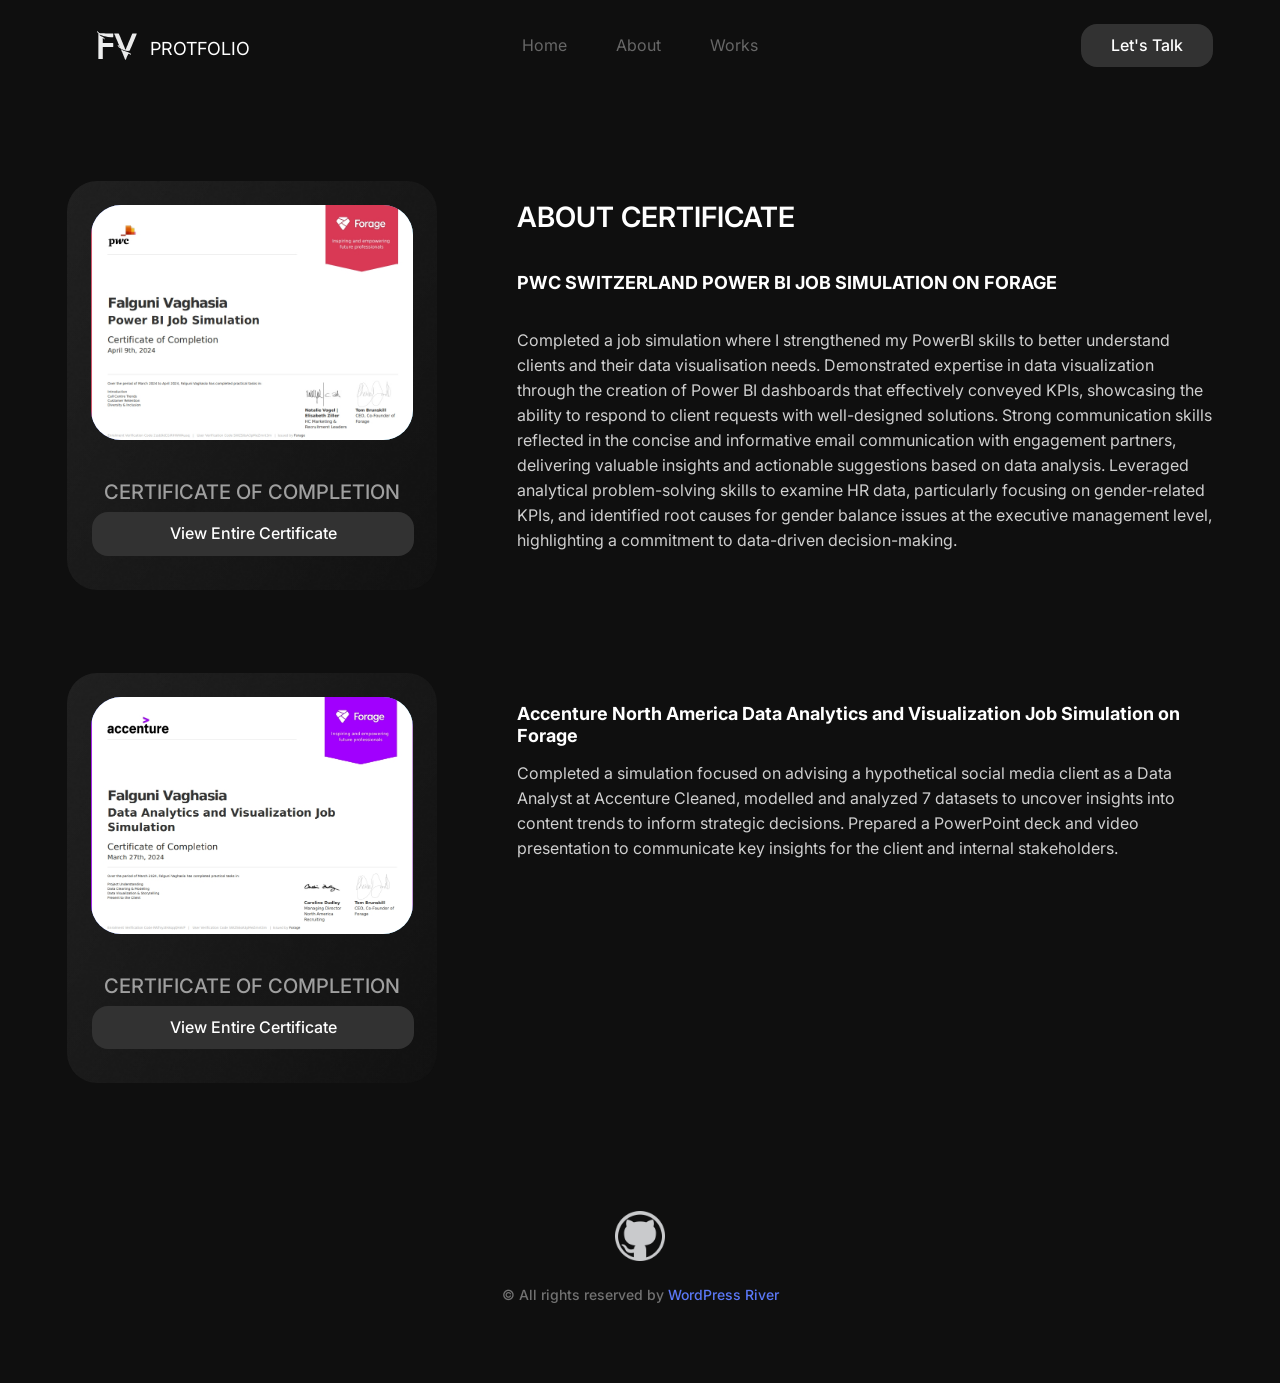
<file: credentials.html>
<!DOCTYPE html>
<html lang="en">

<!-- Mirrored from wpriverthemes.com/landing/gridx-html/credentials.html by HTTrack Website Copier/3.x [XR&CO'2014], Tue, 16 Apr 2024 11:49:25 GMT -->
<head>
    <meta charset="UTF-8">
    <meta http-equiv="X-UA-Compatible" content="IE=edge">
    <meta name="viewport" content="width=device-width, initial-scale=1.0">
    <title>Falguni Vaghasia - Personal Portfolio HTML Template</title>

    <!-- Fonts -->
    <link rel="preconnect" href="https://fonts.googleapis.com/">
    <link rel="preconnect" href="https://fonts.gstatic.com/" crossorigin>
    <link href="https://fonts.googleapis.com/css2?family=Inter:wght@100;200;300;400;500;600;700;800&amp;display=swap" rel="stylesheet">

    <link rel="stylesheet" href="assets/css/iconoir.css">

    <link rel="stylesheet" href="assets/css/bootstrap.min.css">
    <link rel="stylesheet" href="assets/css/aos.css">

    <link rel="stylesheet" href="assets/css/style.css">
</head>
<body>

    <main class="main-aboutpage">

        <!-- Header -->
        <header class="header-area">
            <div class="container">
                <div class="gx-row d-flex align-items-center justify-content-between">
                    <a href="index.html" class="logo">
                        <img src="assets/images/logo.svg" alt="Logo">
                    </a>
                    <p class="title1">PROTFOLIO</p>

                    <nav class="navbar">
                        <ul class="menu">
                            <li><a href="index.html">Home</a></li>
                            <li><a href="about.html">About</a></li>
                            <li><a href="works.html">Works</a></li>
                            <!-- <li><a href="contact.html">Contact</a></li> -->
                        </ul>
                        <a href="contact.html" class="theme-btn">Let's Talk</a>
                    </nav>

                    <a href="contact.html" class="theme-btn">Let's Talk</a>

                    <div class="show-menu">
                        <span></span>
                        <span></span>
                        <span></span>
                    </div>
                </div>
            </div>
        </header>

        <!-- Credentials -->
        <section class="credential-area">
            <div class="container">
                <div class="gx-row d-flex">
                    <div class="credential-sidebar-wrap" data-aos="zoom-in">
                        <div class="credential-sidebar text-center">
                            <div class="shadow-box">
                                <img src="assets/images/bg1.png" alt="BG" class="bg-img">
                                <div class="img-box">
                                    <a href="certificate.pdf" target="_blank"><img src="assets/images/bi job.jpeg" alt="About Me"></a>
                                </div>
                                <div class="img-box">
                                    <!-- <img src="assets/images/data.jpeg" alt="About Me"> -->
                                </div>
                                <h5>CERTIFICATE OF COMPLETION</h5>
                                <!-- <h2>Falguni Vaghasia</h2> -->
                                <!-- <p>@falgunivaghasia.nmims@gmail.com</p> -->
        
                                <!-- <ul class="social-links d-flex justify-content-center">
                                    <li><a href="#"><i class="iconoir-dribbble"></i></a></li>
                                    <li><a href="#"><i class="iconoir-twitter"></i></a></li>
                                    <li><a href="#"><i class="iconoir-instagram"></i></a></li>
                                    <li><a href="#"><i class="iconoir-facebook-tag"></i></a></li>
                                </ul> -->
                                <a href="certificate.pdf" class="theme-btn">View Entire Certificate</a>
                            </div>
                        </div> 
                    </div>



                    <div class="credential-content flex-1">
                        <div class="credential-about" data-aos="zoom-in">
                            <h2 style="font-size: 28px; font-weight: 600;">ABOUT CERTIFICATE</h2>
                            <h2> <b>PwC Switzerland Power BI Job Simulation on Forage</b> </h2>
                            <p>  Completed a job simulation where I strengthened my PowerBI skills to better understand clients and their data visualisation needs.
                                 Demonstrated expertise in data visualization through the creation of Power BI dashboards that effectively conveyed KPIs, showcasing the ability to respond to client requests with well-designed solutions.
                                 Strong communication skills reflected in the concise and informative email communication with engagement partners, delivering valuable insights and actionable suggestions based on data analysis.
                                 Leveraged analytical problem-solving skills to examine HR data, particularly focusing on gender-related KPIs, and identified root causes for gender balance issues at the executive management level, highlighting a commitment to data-driven decision-making.</p>
                        </div>

                        <!-- <div class="credential-edc-exp credential-experience">
                            
                            <h2>PROFILE</h2>
                            <p>Data Analytics</p>
                        <br>
                            <h2>Domain</h2>
                            <p>Edtech & Digital Marketing</p>
                            <br>
                            <h2>Language</h2>
                            <p>English, Hindi</p>
                        </div> -->

                        <!-- <div class="credential-edc-exp credential-education">
                            <h2 data-aos="fade-up">Education</h2>
                            <div class="credential-edc-exp-item" data-aos="zoom-in">
                                <h4>2020 - 2023</h4>
                                <h3>Bachelor of Engineering</h3>
                                <h5>University of California</h5>
                                <p>A Bachelor of Engineering (B.E.) is an undergraduate academic degree awarded to students who have completed a program of study in the field of engineering. This degree typically focuses on the practical application of scientific and mathematical principles to design, develop, and maintain structures, machines, systems, and processes. Students in a B.E. program often specialize in specific branches of engineering such as mechanical, electrical, civil, chemical, or computer engineering, among others. The curriculum usually includes a combination of coursework, laboratory exercises, and projects to provide students with both theoretical knowledge and practical skills necessary for a career in engineering.</p>
                            </div> -->
                            <!-- <div class="credential-edc-exp-item" data-aos="zoom-in">
                                <h4>2007 - 2009</h4>
                                <h3>Master Degree in Designing</h3>
                                <h5>University of Texas</h5>
                                <p>Sit amet luctussd fav venenatis, lectus magna fringilla inis urna, porttitor rhoncus dolor purus non enim praesent in elementum sahas facilisis leo, vel fringilla est ullamcorper eget nulla facilisi etisam dignissim diam quis enim lobortis viverra orci sagittis eu volutpat odio facilisis mauris sit.</p>
                            </div> -->

                             <!-- <div class="credential-about" data-aos="zoom-in">
                            <h2>About Me</h2>
                            <h2>PwC Switzerland Power BI Job Simulation on Forage :</h2>
                            <p>  Completed a job simulation where I strengthened my PowerBI skills to better understand clients and their data visualisation needs.
                                 Demonstrated expertise in data visualization through the creation of Power BI dashboards that effectively conveyed KPIs, showcasing the ability to respond to client requests with well-designed solutions.
                                 Strong communication skills reflected in the concise and informative email communication with engagement partners, delivering valuable insights and actionable suggestions based on data analysis.
                                 Leveraged analytical problem-solving skills to examine HR data, particularly focusing on gender-related KPIs, and identified root causes for gender balance issues at the executive management level, highlighting a commitment to data-driven decision-making.</p>
                        </div> -->
                        </div>


                        <!-- <div class="skills-wrap">
                            <h2 data-aos="fade-up">Skills</h2>
                            <div class="d-grid skill-items gap-24 flex-wrap">
                                <div class="skill-item" data-aos="zoom-in">
                                    <span class="percent">85%</span>
                                    <h3 class="name">Excel</h3>
                                    <p>Non enim praesent</p>
                                </div>
                                <div class="skill-item" data-aos="zoom-in">
                                    <span class="percent">78%</span>
                                    <h3 class="name">SQL</h3>
                                    <p>Non enim praesent</p>
                                </div>
                                <div class="skill-item" data-aos="zoom-in">
                                    <span class="percent">92%</span>
                                    <h3 class="name">Salesforce</h3>
                                    <p>Non enim praesent</p>
                                </div>
                                <div class="skill-item" data-aos="zoom-in">
                                    <span class="percent">90%</span>
                                    <h3 class="name">Chat GPT & Gemini</h3>
                                    <p>Non enim praesent</p>
                                </div>
                                <div class="skill-item" data-aos="zoom-in">
                                    <span class="percent">81%</span>
                                    <h3 class="name">React</h3>
                                    <p>Non enim praesent</p>
                                </div>
                                <div class="skill-item" data-aos="zoom-in">
                                    <span class="percent">87%</span>
                                    <h3 class="name">Adobe XD</h3>
                                    <p>Non enim praesent</p>
                                </div>

                            </div>
                        </div> -->

                        <!-- <div class="skills-wrap awards-wrap">
                            <h2 data-aos="fade-up">Awards</h2>
                            <div class="d-grid skill-items gap-24 flex-wrap">
                                <div class="skill-item" data-aos="zoom-in">
                                    <span class="percent">14 May 2020</span>
                                    <h3 class="name">Bluebase</h3>
                                    <p>Non enim praesent</p>
                                </div>
                                <div class="skill-item" data-aos="zoom-in">
                                    <span class="percent">26 June 2018</span>
                                    <h3 class="name">Demble</h3>
                                    <p>Non enim praesent</p>
                                </div>

                            </div>
                        </div> -->
                        
                    </div>
                    <div class="about-t" style="display: flex;">
                    <div class="credential-sidebar-wrap" data-aos="zoom-in">
                        <div class="credential-sidebar text-center">
                            <div class="shadow-box">
                                <img src="assets/images/bg1.png" alt="BG" class="bg-img">
                                <div class="img-box">
                                    <a href="Accenture-certificate.pdf" target="_blank"><img src="assets/images/data.jpeg"  alt="About Me"></a>
                                </div>
                                <h5>CERTIFICATE OF COMPLETION</h5>
                                <!-- <h2>Falguni Vaghasia</h2> -->
                                <!-- <p>@falgunivaghasia.nmims@gmail.com</p> -->
        
                                <!-- <ul class="social-links d-flex justify-content-center">
                                    <li><a href="#"><i class="iconoir-dribbble"></i></a></li>
                                    <li><a href="#"><i class="iconoir-twitter"></i></a></li>
                                    <li><a href="#"><i class="iconoir-instagram"></i></a></li>
                                    <li><a href="#"><i class="iconoir-facebook-tag"></i></a></li>
                                </ul> -->
                                <a href="Accenture-certificate.pdf" class="theme-btn">View Entire Certificate</a>
                            </div>
                        </div> 
                    </div>
                    <div class="credential-about about-t" data-aos="zoom-in" style="padding: 20px; margin-top: 30px; padding-left: 80px;">
                        <h2 style="color: white; font-size: 18px;"><b>Accenture North America Data Analytics and Visualization Job Simulation on Forage </b></h2>
                        <p style="color: white; margin-bottom: 30px; font-size: 16px; line-height: 1.56; opacity: 0.8; margin-top: 15px;"> Completed a simulation focused on advising a hypothetical social media client as a Data Analyst at Accenture
                             Cleaned, modelled and analyzed 7 datasets to uncover insights into content trends to inform strategic decisions.
                             Prepared a PowerPoint deck and video presentation to communicate key insights for the client and internal stakeholders.</p>
                    </div>
                    </div>

                </div>
                </div>
                
            </div>
        </section>
        


        <!-- Footer -->
        <footer class="footer-area">
            <div class="container">
                <div class="footer-content text-center">
                    <a href="https://github.com/falguni2904?tab=repositories" class="logo">
                        <img src="assets/images/github.png" alt="Logo">
                    </a>
                    <!-- <ul class="footer-menu">
                        <li><a href="index.html">Home</a></li>
                        <li><a href="about.html">About</a></li>
                        <li><a href="works.html">Works</a></li>
                        <li><a href="contact.html">Contact</a></li>
                    </ul> -->
                    <p class="copyright" style="padding-top: 20px;">
                        &copy; All rights reserved by <span>WordPress River</span>
                    </p>
                </div>
            </div>
        </footer>

    </main>
    

    <script src="assets/js/jquery-3.6.4.js"></script>
    <script src="assets/js/bootstrap.bundle.min.js"></script>
    <script src="assets/js/aos.js"></script>
    <script src="assets/js/main.js"></script>
</body>

<!-- Mirrored from wpriverthemes.com/landing/gridx-html/credentials.html by HTTrack Website Copier/3.x [XR&CO'2014], Tue, 16 Apr 2024 11:49:25 GMT -->
</html>
</file>
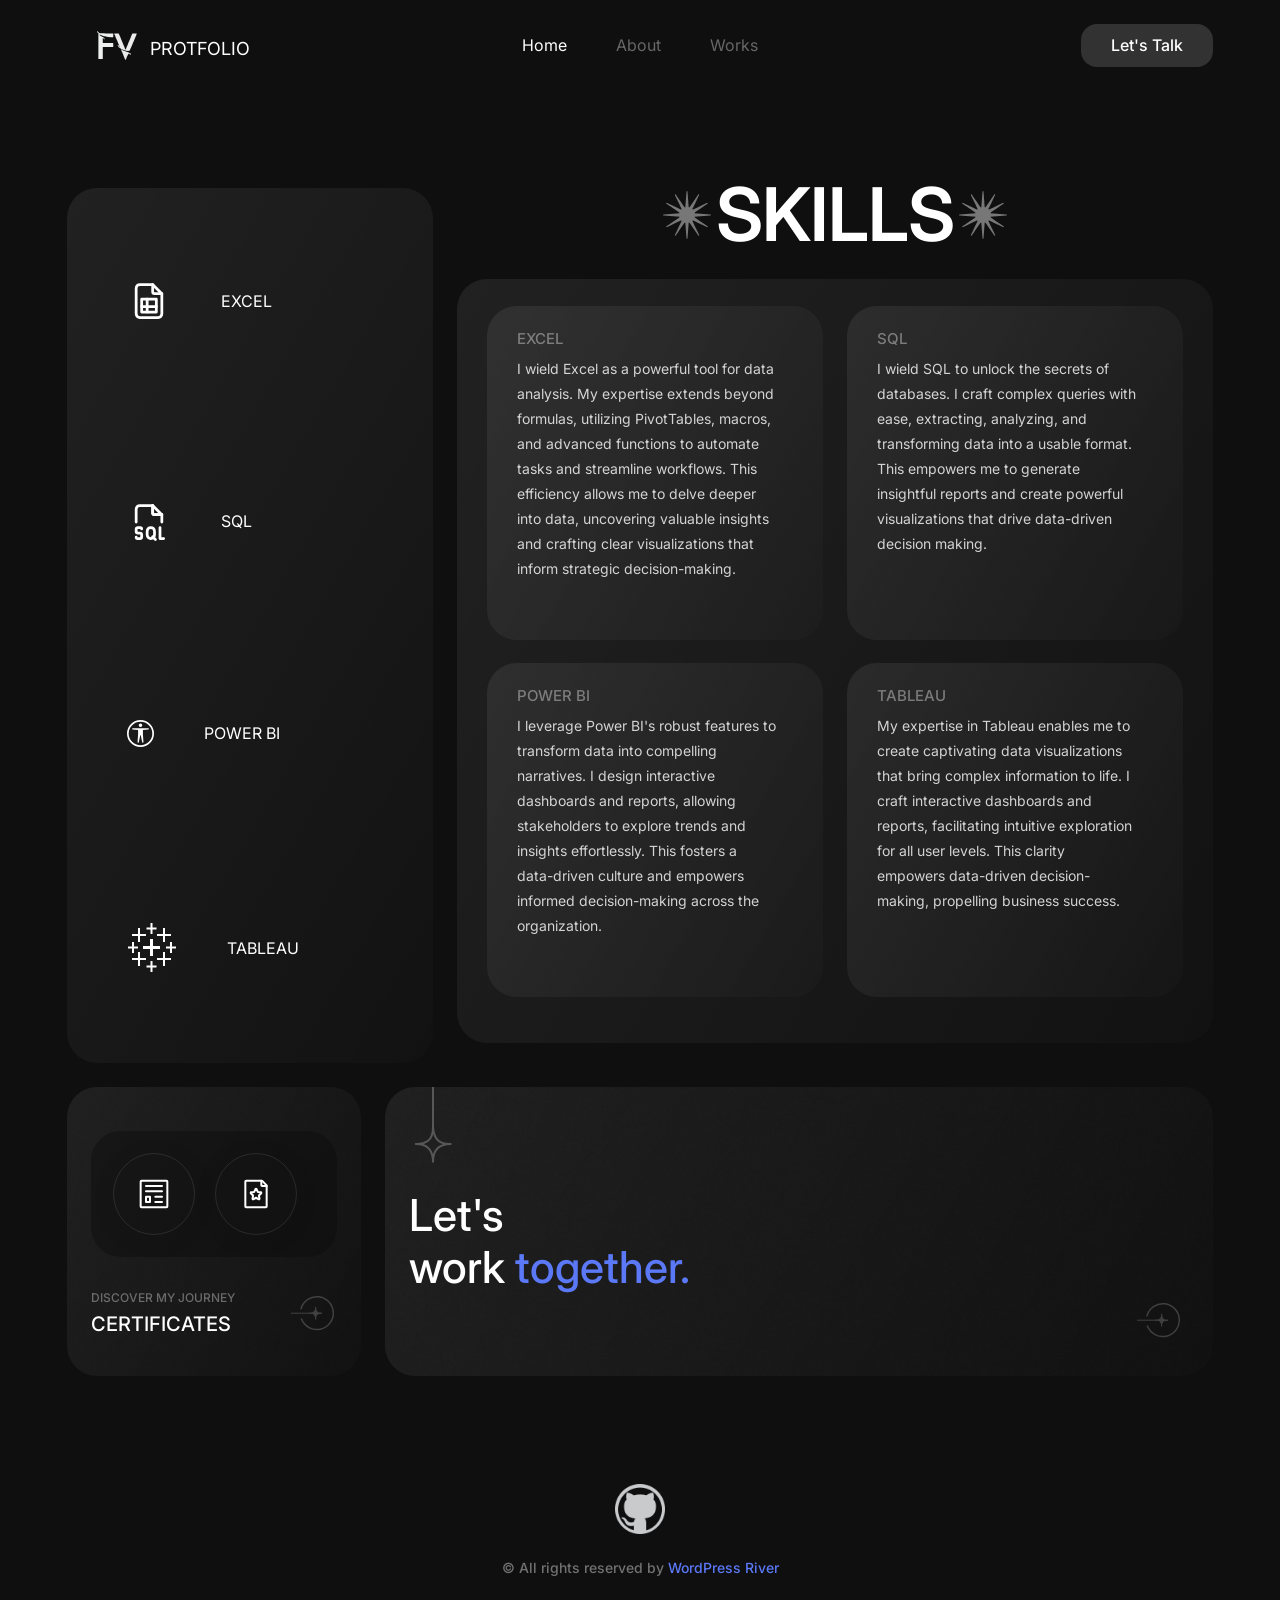
<file: service.html>
<!DOCTYPE html>
<html lang="en">

<!-- Mirrored from wpriverthemes.com/landing/gridx-html/service.html by HTTrack Website Copier/3.x [XR&CO'2014], Tue, 16 Apr 2024 11:49:27 GMT -->
<head>
    <meta charset="UTF-8">
    <meta http-equiv="X-UA-Compatible" content="IE=edge">
    <meta name="viewport" content="width=device-width, initial-scale=1.0">
    <title>Falguni Vaghasia - Personal Portfolio HTML Template</title>

    <!-- Fonts -->
    <link rel="preconnect" href="https://fonts.googleapis.com/">
    <link rel="preconnect" href="https://fonts.gstatic.com/" crossorigin>
    <link href="https://fonts.googleapis.com/css2?family=Inter:wght@100;200;300;400;500;600;700;800&amp;display=swap" rel="stylesheet">

    <link rel="stylesheet" href="assets/css/iconoir.css">

    <link rel="stylesheet" href="assets/css/bootstrap.min.css">
    <link rel="stylesheet" href="assets/css/aos.css">

    <link rel="stylesheet" href="assets/css/style.css">
</head>
<body>

    <main class="main-homepage">

        <!-- Header -->
        <header class="header-area">
            <div class="container">
                <div class="gx-row d-flex align-items-center justify-content-between">
                    <a href="index.html" class="logo">
                        <img src="assets/images/logo.svg" alt="Logo">
                    </a>
                    <p class="title1">PROTFOLIO</p>

                    <nav class="navbar">
                        <ul class="menu">
                            <li class="active"><a href="index.html">Home</a></li>
                            <li><a href="about.html">About</a></li>
                            <li><a href="works.html">Works</a></li>
                            <!-- <li><a href="contact.html">Contact</a></li> -->
                        </ul>
                        <a href="contact.html" class="theme-btn">Let's Talk</a>
                    </nav>

                    <a href="contact.html" class="theme-btn">Let's Talk</a>

                    <div class="show-menu">
                        <span></span>
                        <span></span>
                        <span></span>
                    </div>
                </div>
            </div>
        </header>

        <!-- Service -->
        <section class="service-area">
            <div class="container">
                <h3 class="section-heading" data-aos="fade-up"><img src="assets/images/star-2.png" alt="Star">SKILLS<img src="assets/images/star-2.png" alt="Star"></h3>
                
                <div class="row">

                    <!-- Sidebar -->
                    <div class="col-md-4">
                        <div class="service-sidebar" data-aos="fade-right">
                            <div class="service-sidebar-inner shadow-box">
                                <ul>
                                    <li>
                                        <svg xmlns="http://www.w3.org/2000/svg" class="icon icon-tabler icon-tabler-file-spreadsheet" width="44" height="44" viewBox="0 0 24 24" stroke-width="1.5" stroke="#ffffff" fill="none" stroke-linecap="round" stroke-linejoin="round">
                                            <path stroke="none" d="M0 0h24v24H0z" fill="none"/>
                                            <path d="M14 3v4a1 1 0 0 0 1 1h4" />
                                            <path d="M17 21h-10a2 2 0 0 1 -2 -2v-14a2 2 0 0 1 2 -2h7l5 5v11a2 2 0 0 1 -2 2z" />
                                            <path d="M8 11h8v7h-8z" />
                                            <path d="M8 15h8" />
                                            <path d="M11 11v7" />
                                          </svg>
                                        EXCEL
                                    </li>
                                    <li>
                                        <svg xmlns="http://www.w3.org/2000/svg" class="icon icon-tabler icon-tabler-file-type-sql" width="44" height="44" viewBox="0 0 24 24" stroke-width="1.5" stroke="#ffffff" fill="none" stroke-linecap="round" stroke-linejoin="round">
                                            <path stroke="none" d="M0 0h24v24H0z" fill="none"/>
                                            <path d="M14 3v4a1 1 0 0 0 1 1h4" />
                                            <path d="M14 3v4a1 1 0 0 0 1 1h4" />
                                            <path d="M5 20.25c0 .414 .336 .75 .75 .75h1.25a1 1 0 0 0 1 -1v-1a1 1 0 0 0 -1 -1h-1a1 1 0 0 1 -1 -1v-1a1 1 0 0 1 1 -1h1.25a.75 .75 0 0 1 .75 .75" />
                                            <path d="M5 12v-7a2 2 0 0 1 2 -2h7l5 5v4" />
                                            <path d="M18 15v6h2" />
                                            <path d="M13 15a2 2 0 0 1 2 2v2a2 2 0 1 1 -4 0v-2a2 2 0 0 1 2 -2z" />
                                            <path d="M14 20l1.5 1.5" />
                                          </svg>
                                        SQL
                                    </li>
                                    <li>
                                        <svg xmlns="http://www.w3.org/2000/svg" width="27" height="auto" fill="currentColor" class="bi bi-universal-access-circle" viewBox="0 0 16 16">
                                            <path d="M8 4.143A1.071 1.071 0 1 0 8 2a1.071 1.071 0 0 0 0 2.143m-4.668 1.47 3.24.316v2.5l-.323 4.585A.383.383 0 0 0 7 13.14l.826-4.017c.045-.18.301-.18.346 0L9 13.139a.383.383 0 0 0 .752-.125L9.43 8.43v-2.5l3.239-.316a.38.38 0 0 0-.047-.756H3.379a.38.38 0 0 0-.047.756Z"/>
                                            <path d="M8 0a8 8 0 1 0 0 16A8 8 0 0 0 8 0M1 8a7 7 0 1 1 14 0A7 7 0 0 1 1 8"/>
                                          </svg>
                                        POWER BI
                                    </li>
                                    <li>
                                        <svg xmlns="http://www.w3.org/2000/svg" x="0px" y="0px" width="50" height="50" viewBox="0 0 50 50" style="fill:#FFFFFF;"> <path d="M 23.5 0 L 23.5 4.5 L 19.5 4.5 L 19.5 6.5 L 23.5 6.5 L 23.5 11 L 25.5 11 L 25.5 6.5 L 29.5 6.5 L 29.5 4.5 L 25.5 4.5 L 25.5 0 L 23.5 0 z M 11 5 L 11 11 L 5 11 L 5 13 L 11 13 L 11 19 L 13 19 L 13 13 L 19 13 L 19 11 L 13 11 L 13 5 L 11 5 z M 36 5 L 36 11 L 30 11 L 30 13 L 36 13 L 36 19 L 38 19 L 38 13 L 44 13 L 44 11 L 38 11 L 38 5 L 36 5 z M 23 16 L 23 23 L 16 23 L 16 26 L 23 26 L 23 33 L 26 33 L 26 26 L 33 26 L 33 23 L 26 23 L 26 16 L 23 16 z M 5 19 L 5 23.5 L 1 23.5 L 1 25.5 L 5 25.5 L 5 30 L 7 30 L 7 25.5 L 11 25.5 L 11 23.5 L 7 23.5 L 7 19 L 5 19 z M 43 19 L 43 23.5 L 39 23.5 L 39 25.5 L 43 25.5 L 43 30 L 45 30 L 45 25.5 L 49 25.5 L 49 23.5 L 45 23.5 L 45 19 L 43 19 z M 11 29 L 11 35 L 5 35 L 5 37 L 11 37 L 11 43 L 13 43 L 13 37 L 19 37 L 19 35 L 13 35 L 13 29 L 11 29 z M 36 29 L 36 35 L 30 35 L 30 37 L 36 37 L 36 43 L 38 43 L 38 37 L 44 37 L 44 35 L 38 35 L 38 29 L 36 29 z M 23.5 38 L 23.5 42.5 L 19.5 42.5 L 19.5 44.5 L 23.5 44.5 L 23.5 49 L 25.5 49 L 25.5 44.5 L 29.5 44.5 L 29.5 42.5 L 25.5 42.5 L 25.5 38 L 23.5 38 z"></path> </svg>
                                        TABLEAU
                                    </li>
                                </ul>
                            </div>
                        </div>
                    </div>

                    <!-- Content -->
                    <div class="col-md-8">
                        <h1 class="section-heading" data-aos="fade-up"><img src="assets/images/star-2.png" alt="Star">SKILLS<img src="assets/images/star-2.png" alt="Star"></h1>

                        <div class="service-content-wrap" data-aos="zoom-in">
                            <div class="service-content-inner shadow-box">
                                <div class="service-items">
                                    <div class="service-item">
                                        <h3>EXCEL</h3>
                                        <p>I wield Excel as a powerful tool for data analysis.  My expertise extends beyond formulas, utilizing PivotTables, macros, and advanced functions to automate tasks and streamline workflows. This efficiency allows me to delve deeper into data, uncovering valuable insights and crafting clear visualizations that inform strategic decision-making.</p>
                                    </div>
                                    <div class="service-item">
                                        <h3>SQL</h3>
                                        <p>I wield SQL to unlock the secrets of databases. I craft complex queries with ease, extracting, analyzing, and transforming data into a usable format. This empowers me to generate insightful reports and create powerful visualizations that drive data-driven decision making.</p>
                                    </div>
                                    <div class="service-item">
                                        <h3>POWER BI</h3>
                                        <p>I leverage Power BI's robust features to transform data into compelling narratives. I design interactive dashboards and reports, allowing stakeholders to explore trends and insights effortlessly. This fosters a data-driven culture and empowers informed decision-making across the organization.</p>
                                    </div>
                                    <div class="service-item">
                                        <h3>TABLEAU</h3>
                                        <p>My expertise in Tableau enables me to create captivating data visualizations that bring complex information to life. I craft interactive dashboards and reports, facilitating intuitive exploration for all user levels. This clarity empowers data-driven decision-making, propelling business success.</p>
                                    </div>
                                </div>
                            </div>
                        </div>
                    </div>

                </div>


                <div class="row mt-24">
                    <div class="col-md-12">
                        <div class="d-flex profile-contact-credentials-wrap gap-24">

                            <div data-aos="zoom-in">
                                <div class="about-profile-box info-box shadow-box h-full">
                                    <img src="assets/images/bg1.png" alt="BG" class="bg-img">
                                    <div class="inner-profile-icons shadow-box">
                                        <a href="#">
                                            <i class="iconoir-journal"></i>
                                        </a>
                                        <a href="#">
                                            <i class="iconoir-doc-star-in"></i>
                                        </a>
                                    </div>
                                    <div class="d-flex align-items-center justify-content-between">
                                        <div class="infos">
                                            <h4>Discover My Journey</h4>
                                            <h1>CERTIFICATES</h1>
                                        </div>
    
                                        <a href="credentials.html" class="about-btn">
                                            <img src="assets/images/icon.svg" alt="Button">
                                        </a>
    
                                    </div>
                                </div>
                            </div>

                            <div data-aos="zoom-in" class="flex-1">
                                <div class="about-contact-box info-box shadow-box">
                                    <a class="overlay-link" href="contact.html"></a>
                                    <img src="assets/images/bg1.png" alt="BG" class="bg-img">
                                    <img src="assets/images/icon2.png" alt="Icon" class="star-icon">
                                    <h1>Let's <br>work <span>together.</span></h1>
                                    <a href="contact.html" class="about-btn">
                                        <img src="assets/images/icon.svg" alt="Button">
                                    </a>
                                </div>
                            </div>

                            <!-- <div data-aos="zoom-in" class="h-full">
                                <div class="about-crenditials-box info-box shadow-box">
                                    <a class="overlay-link" href="credentials.html"></a>
                                    <img src="assets/images/bg1.png" alt="BG" class="bg-img">
                                    <img src="assets/images/sign.png" alt="Sign">
                                    <div class="d-flex align-items-center justify-content-between">
                                        <div class="infos">
                                            <h4>more about me</h4>
                                            <h1>Credentials</h1>
                                        </div>
    
                                        <a href="credentials.html" class="about-btn">
                                            <img src="assets/images/icon.svg" alt="Button">
                                        </a>
    
                                    </div>
                                </div>
                            </div> -->

                        </div>
                    </div>
                </div>
            </div>
        </section>


        <!-- Footer -->
        <footer class="footer-area">
            <div class="container">
                <div class="footer-content text-center">
                    <a href="https://github.com/falguni2904?tab=repositories" class="logo">
                        <img src="assets/images/github.png" alt="Logo">
                    </a>
                    <!-- <ul class="footer-menu">
                        <li><a href="index.html">Home</a></li>
                        <li><a href="about.html">About</a></li>
                        <li><a href="works.html">Works</a></li>
                        <li><a href="contact.html">Contact</a></li>
                    </ul> -->
                    <p class="copyright" style="padding-top: 20px;">
                        &copy; All rights reserved by <span>WordPress River</span>
                    </p>
                </div>
            </div>
        </footer>

    </main>
    

    <script src="assets/js/jquery-3.6.4.js"></script>
    <script src="assets/js/bootstrap.bundle.min.js"></script>
    <script src="assets/js/aos.js"></script>
    <script src="assets/js/main.js"></script>
</body>

<!-- Mirrored from wpriverthemes.com/landing/gridx-html/service.html by HTTrack Website Copier/3.x [XR&CO'2014], Tue, 16 Apr 2024 11:49:27 GMT -->
</html>
</file>
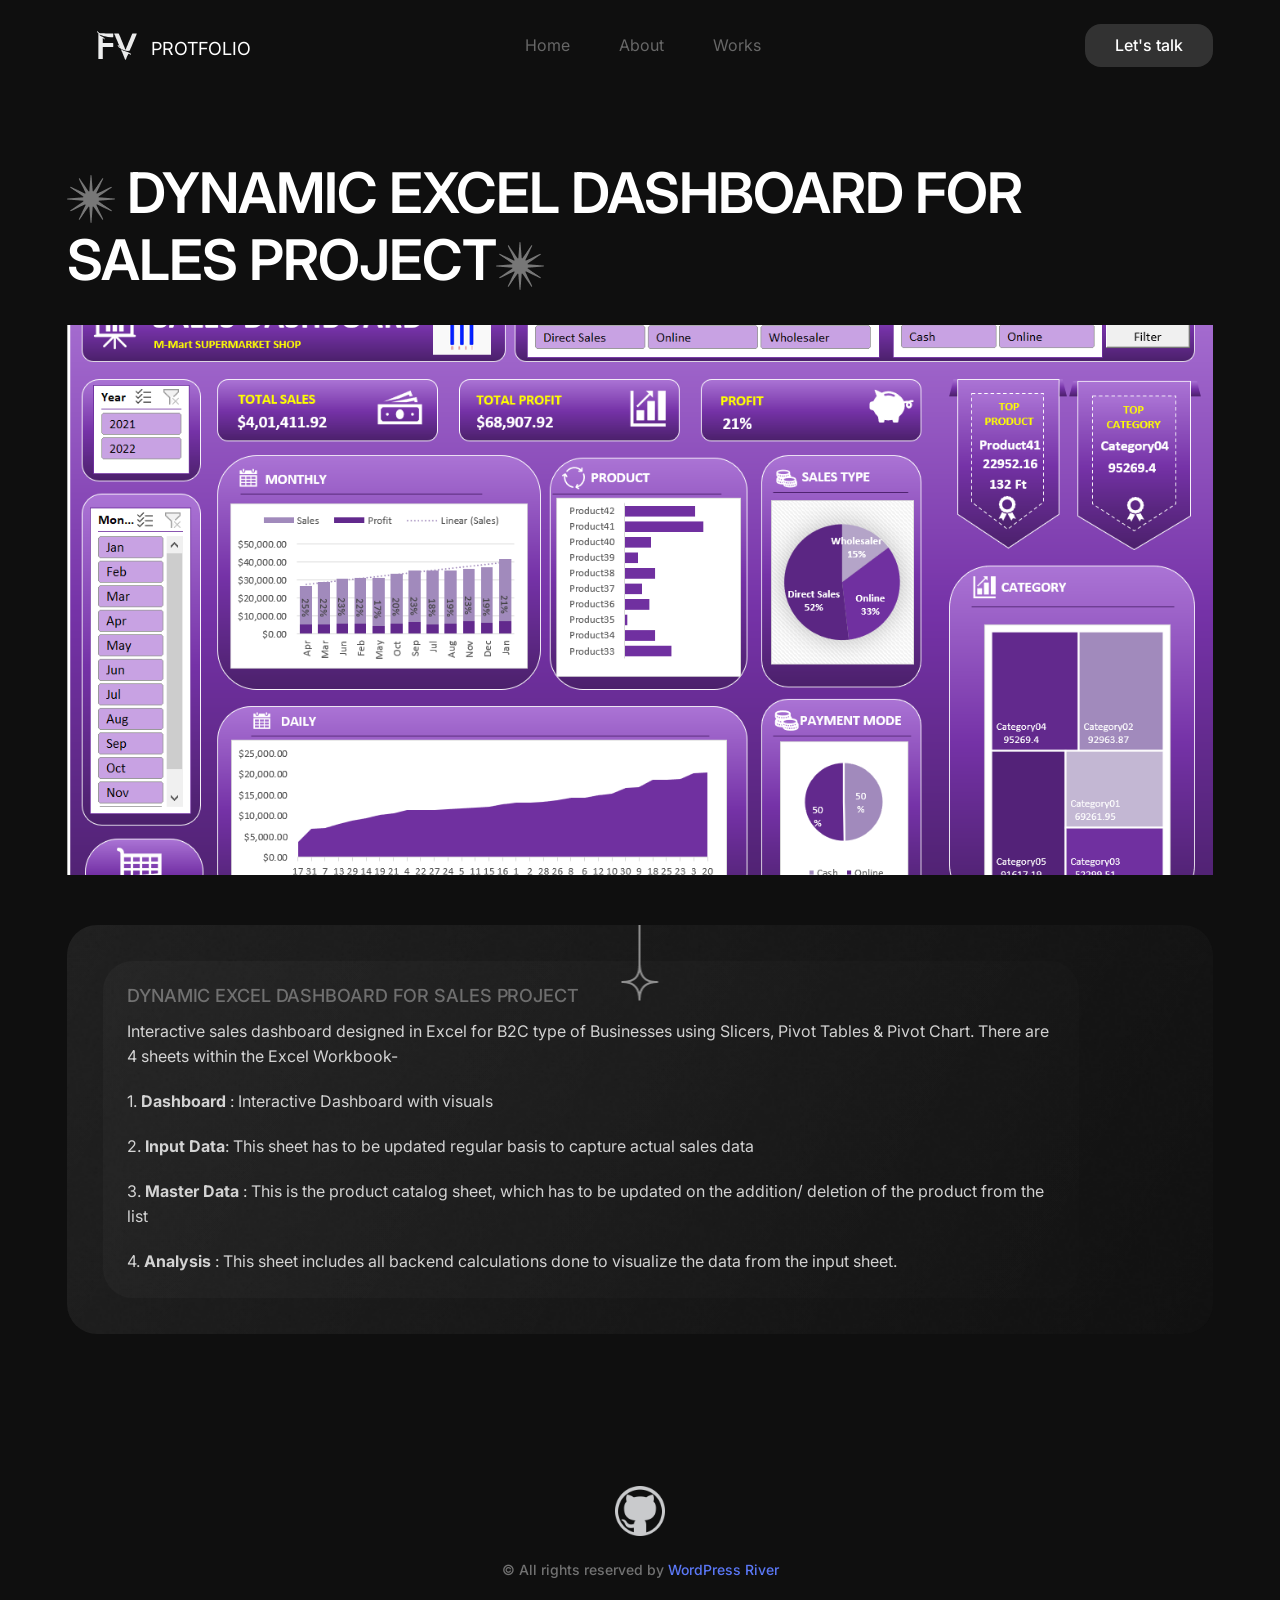
<file: work-details.html>
<!DOCTYPE html>
<html lang="en">

<!-- Mirrored from wpriverthemes.com/landing/gridx-html/work-details.html by HTTrack Website Copier/3.x [XR&CO'2014], Tue, 16 Apr 2024 11:49:28 GMT -->
<head>
    <meta charset="UTF-8">
    <meta http-equiv="X-UA-Compatible" content="IE=edge">
    <meta name="viewport" content="width=device-width, initial-scale=1.0">
    <title>Falguni Vaghasia - Personal Portfolio HTML Template</title>

    <!-- Fonts -->
    <link rel="preconnect" href="https://fonts.googleapis.com/">
    <link rel="preconnect" href="https://fonts.gstatic.com/" crossorigin>
    <link href="https://fonts.googleapis.com/css2?family=Inter:wght@100;200;300;400;500;600;700;800&amp;display=swap" rel="stylesheet">

    <link rel="stylesheet" href="assets/css/iconoir.css">

    <link rel="stylesheet" href="assets/css/bootstrap.min.css">
    <link rel="stylesheet" href="assets/css/aos.css">

    <link rel="stylesheet" href="assets/css/style.css">
</head>
<body>

    <main class="main-workdetails-page">

        <!-- Header -->
        <header class="header-area">
            <div class="container">
                <div class="gx-row d-flex align-items-center justify-content-between">
                    <a href="index.html" class="logo">
                        <img src="assets/images/logo.svg" alt="Logo">
                    </a>
                    <p class="title1">PROTFOLIO</p>

                    <nav class="navbar">
                        <ul class="menu">
                            <li><a href="index.html">Home</a></li>
                            <li><a href="about.html">About</a></li>
                            <li><a href="works.html">Works</a></li>
                            <!-- <li><a href="contact.html">Contact</a></li> -->
                        </ul>
                        <a href="contact.html" class="theme-btn">Let's talk</a>
                    </nav>

                    <a href="contact.html" class="theme-btn">Let's talk</a>

                    <div class="show-menu">
                        <span></span>
                        <span></span>
                        <span></span>
                    </div>
                </div>
            </div>
        </header>

        <!-- Breadcrumb -->
        <section class="breadcrumb-area">
            <div class="container">
                <div class="breadcrumb-content" data-aos="fade-up">
                    <!-- <p>BRANDING - RAVEN STUDIO</p> -->
                    <h1 class="section-heading"><img src="assets/images/star-2.png" alt="Star"> Dynamic Excel Dashboard for <br>Sales Project<img src="assets/images/star-2.png" alt="Star"></h1>
                </div>
            </div>
        </section>

        <!-- Project Details -->
        <section class="project-details-wrap">
            

            <div class="container">
                <div data-aos="zoom-in">
                    <div class="project-details-img" data-aos="zoom-in">
                        <img src="assets/images/project11.png" alt="Project Details">
                    </div>
                    <div class="d-flex project-infos-wrap shadow-box mb-24">
                        <img src="assets/images/bg1.png" alt="BG" class="bg-img">
                        <img src="assets/images/icon2.png" alt="Icon">
                        <div class="project-details-info flex-1">
                            <h3>Dynamic Excel Dashboard for Sales Project</h3>
                            <p>Interactive sales dashboard designed in Excel for B2C type of Businesses using Slicers, Pivot Tables & Pivot Chart.
                                There are 4 sheets within the Excel Workbook-</p>
                            <p>1. <b>Dashboard</b> : Interactive Dashboard with visuals</p>
                            <p>2. <b>Input Data</b>: This sheet has to be updated regular basis to capture actual sales data</p>
                            <p>3. <b>Master Data</b> : This is the product catalog sheet, which has to be updated on the addition/ deletion of the product from the list</p>
                            <p>4. <b>Analysis</b> : This sheet includes all backend calculations done to visualize the data from the input sheet.</p>

                        </div>
    
                        <!-- <div class="project-details-info flex-1">
                            <h3>About</h3>
                            <p>Lorem ipsum dolor sit amet, consectetur adipiscing elit ut aliquam, purus sit amet luctus venenatis, lectus magna ve fringilla urna, porttitor rhoncus dolor purus nonds enim isi praesent elementum facilisis leo.</p>
                            <p>Vel fringilla est ullamcorper eget nulla facilisi etiama ashfa dignissim diam quis enim lobortis scelerisque fermentum dui faucibus in ornare quam viverra orci sagittis eu agv he volutpat odio asas facilisis mauris sit.</p>
                        </div> -->
                    </div>
                </div>

                <!-- <div class="project-details-2-img mb-24" data-aos="zoom-in">
                    <img src="assets/images/mavenmarket.png" alt="Project">
                </div> -->

                <!-- <div class="row mb-24">
                    <div class="col-md-6" data-aos="zoom-in">
                        <div class="project-details-3-img">
                            <img src="assets/images/project1.jpg" alt="Project">
                        </div>
                    </div>
                    <div class="col-md-6" data-aos="zoom-in">
                        <div class="project-details-3-img">
                            <img src="assets/images/project2.jpg" alt="Project">
                        </div>
                    </div>
                </div>

                <div class="row mb-24">
                    <div class="col-md-6" data-aos="zoom-in">
                        <div class="project-details-3-img">
                            <img src="assets/images/project3.jpg" alt="Project">
                        </div>
                    </div>
                    <div class="col-md-6" data-aos="zoom-in">
                        <div class="project-details-3-img">
                            <img src="assets/images/project4.jpg" alt="Project">
                        </div>
                    </div>
                </div> -->

                <!-- <div data-aos="zoom-in">
                    <div class="project-about-2 d-flex shadow-box mb-24">
                        <img src="assets/images/bg1.png" alt="BG" class="bg-img">
                        <div class="left-details">
                            <img src="assets/images/icon3.png" alt="Icon">
                            <ul>
                                <li>
                                    <p>Year</p>
                                    <h4>2023</h4>
                                </li>
                                <li>
                                    <p>Client</p>
                                    <h4>Raven Studio</h4>
                                </li>
                                <li>
                                    <p>Services</p>
                                    <h4>Web Design</h4>
                                </li>
                                <li>
                                    <p>Project</p>
                                    <h4>Dynamic</h4>
                                </li>
                            </ul>
                        </div>
                        <div class="right-details">
                            <h3>Description</h3>
                            <p>Lorem ipsum dolor sit amet, consectetur adipiscing elit utsadi sfejdis aliquam, purus sit amet luctus venenatis, lectus magna sansit trandis fringilla urna, porttitor rhoncus dolor purus non enim dollors praesent tabasi elementum facilisis leo, vel fringilla est ullamcorper eget nulla facilisi etiam facilisis dignissim diam quis enim lobortis scelerisque.</p>
                            <p>Lorem ipsum dolor sit amet, consectetur adipiscing elit utsadi sfejdis aliquam, purus sit amet luctus venenatis, lectus magna sansit trandis fringilla urna, porttitor rhoncus dolor purus non enim dollors praesent tabasi elementum facilisis leo, vel fringilla est ullamcorper eget nulla facilisi etiam facilisis dignissim diam quis enim lobortis scelerisque iin fermentumisa dui faucibus in ornare.Lorem ipsum dolor sit.</p>
                        </div>
                    </div>
                </div> -->
            </div>

            <!-- <div class="project-details-img" data-aos="zoom-in">
                <img src="assets/images/project-dt-1.jpg" alt="Project Details">
            </div> -->

            <!-- <div class="container d-flex align-items-center justify-content-center" data-aos="zoom-in">
                <a href="#" class="big-btn shadow-box">
                    Next Project
                </a>
            </div> -->
            
        </section>
        
        


        <!-- Footer -->
        <footer class="footer-area">
            <div class="container">
                <div class="footer-content text-center">
                    <a href="https://github.com/falguni2904?tab=repositories" class="logo">
                        <img src="assets/images/github.png" alt="Logo">
                    </a>
                    <!-- <ul class="footer-menu">
                        <li><a href="index.html">Home</a></li>
                        <li><a href="about.html">About</a></li>
                        <li><a href="works.html">Works</a></li>
                        <li><a href="contact.html">Contact</a></li>
                    </ul> -->
                    <p class="copyright" style="padding-top: 20px;">
                        &copy; All rights reserved by <span>WordPress River</span>
                    </p>
                </div>
            </div>
        </footer>

    </main>
    

    <script src="assets/js/jquery-3.6.4.js"></script>
    <script src="assets/js/bootstrap.bundle.min.js"></script>
    <script src="assets/js/aos.js"></script>
    <script src="assets/js/main.js"></script>
</body>

<!-- Mirrored from wpriverthemes.com/landing/gridx-html/work-details.html by HTTrack Website Copier/3.x [XR&CO'2014], Tue, 16 Apr 2024 11:49:29 GMT -->
</html>
</file>
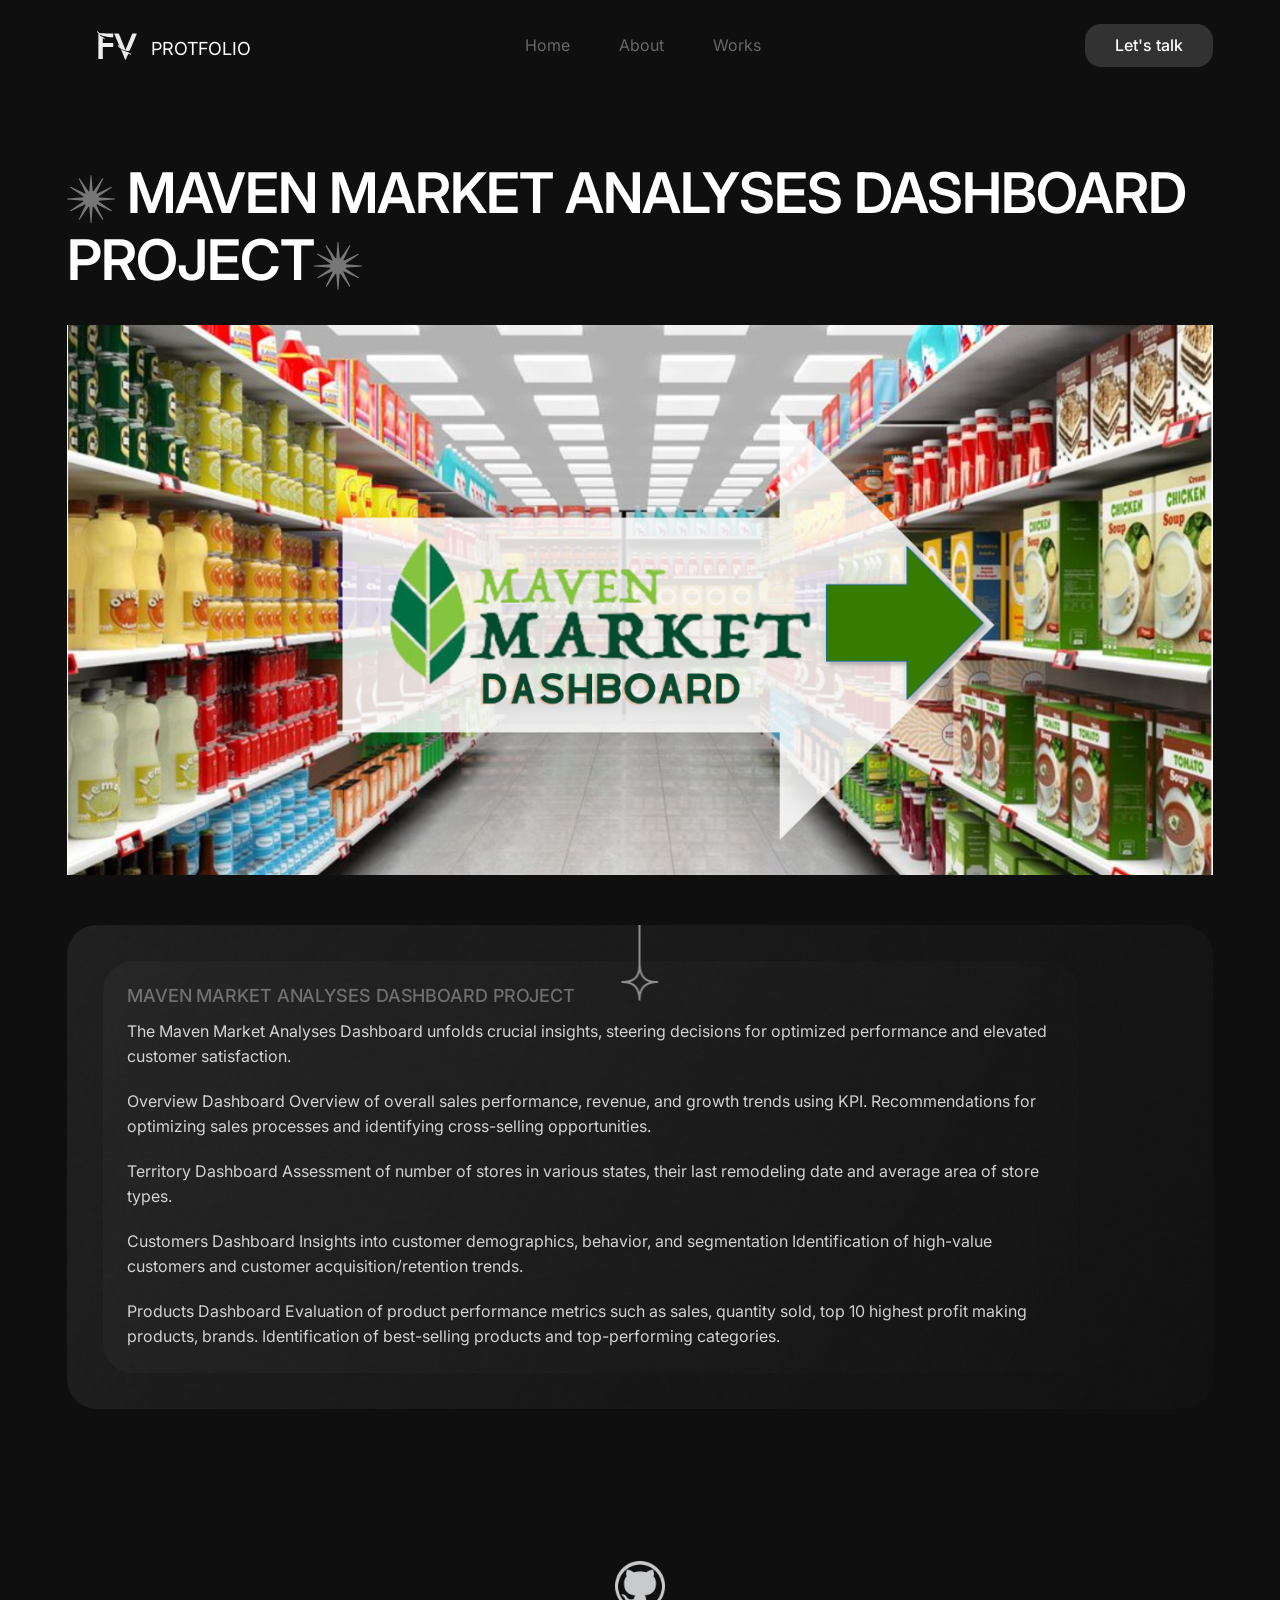
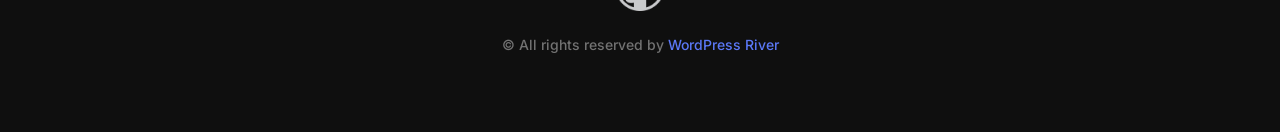
<file: work-details1.html>
<!DOCTYPE html>
<html lang="en">

<!-- Mirrored from wpriverthemes.com/landing/gridx-html/work-details.html by HTTrack Website Copier/3.x [XR&CO'2014], Tue, 16 Apr 2024 11:49:28 GMT -->
<head>
    <meta charset="UTF-8">
    <meta http-equiv="X-UA-Compatible" content="IE=edge">
    <meta name="viewport" content="width=device-width, initial-scale=1.0">
    <title>Falguni Vaghasia - Personal Portfolio HTML Template</title>

    <!-- Fonts -->
    <link rel="preconnect" href="https://fonts.googleapis.com/">
    <link rel="preconnect" href="https://fonts.gstatic.com/" crossorigin>
    <link href="https://fonts.googleapis.com/css2?family=Inter:wght@100;200;300;400;500;600;700;800&amp;display=swap" rel="stylesheet">

    <link rel="stylesheet" href="assets/css/iconoir.css">

    <link rel="stylesheet" href="assets/css/bootstrap.min.css">
    <link rel="stylesheet" href="assets/css/aos.css">

    <link rel="stylesheet" href="assets/css/style.css">
</head>
<body>

    <main class="main-workdetails-page">

        <!-- Header -->
        <header class="header-area">
            <div class="container">
                <div class="gx-row d-flex align-items-center justify-content-between">
                    <a href="index.html" class="logo">
                        <img src="assets/images/logo.svg" alt="Logo">
                    </a>
                    <p class="title1">PROTFOLIO</p>

                    <nav class="navbar">
                        <ul class="menu">
                            <li><a href="index.html">Home</a></li>
                            <li><a href="about.html">About</a></li>
                            <li><a href="works.html">Works</a></li>
                            <!-- <li><a href="contact.html">Contact</a></li> -->
                        </ul>
                        <a href="contact.html" class="theme-btn">Let's talk</a>
                    </nav>

                    <a href="contact.html" class="theme-btn">Let's talk</a>

                    <div class="show-menu">
                        <span></span>
                        <span></span>
                        <span></span>
                    </div>
                </div>
            </div>
        </header>

        <!-- Breadcrumb -->
        <section class="breadcrumb-area">
            <div class="container">
                <div class="breadcrumb-content" data-aos="fade-up">
                    <!-- <p>BRANDING - RAVEN STUDIO</p> -->
                    <h1 class="section-heading"><img src="assets/images/star-2.png" alt="Star"> Maven Market Analyses Dashboard Project<img src="assets/images/star-2.png" alt="Star"></h1>
                </div>
            </div>
        </section>

        <!-- Project Details -->
        <section class="project-details-wrap">
            

            <div class="container">
                <div data-aos="zoom-in">
                    <div class="project-details-img" data-aos="zoom-in">
                        <img src="assets/images/mavenmarket.png" alt="Project Details">
                    </div>
                    <div class="d-flex project-infos-wrap shadow-box mb-24">
                        <img src="assets/images/bg1.png" alt="BG" class="bg-img">
                        <img src="assets/images/icon2.png" alt="Icon">
                        <div class="project-details-info flex-1">
                            <h3> Maven Market Analyses Dashboard Project</h3>
                            <p>The Maven Market Analyses Dashboard unfolds crucial insights, steering decisions for optimized performance and elevated customer satisfaction.</p>
                            <p>Overview Dashboard Overview of overall sales performance, revenue, and growth trends using KPI. Recommendations for optimizing sales processes and identifying cross-selling opportunities.</p>
                            <p> Territory Dashboard Assessment of number of stores in various states, their last remodeling date and average area of store types.</p>
                            <p>Customers Dashboard Insights into customer demographics, behavior, and segmentation Identification of high-value customers and customer acquisition/retention trends.</p>
                            <p> Products Dashboard Evaluation of product performance metrics such as sales, quantity sold, top 10 highest profit making products, brands. Identification of best-selling products and top-performing categories.</p>

                        </div>
    
                        <!-- <div class="project-details-info flex-1">
                            <h3>About</h3>
                            <p>Lorem ipsum dolor sit amet, consectetur adipiscing elit ut aliquam, purus sit amet luctus venenatis, lectus magna ve fringilla urna, porttitor rhoncus dolor purus nonds enim isi praesent elementum facilisis leo.</p>
                            <p>Vel fringilla est ullamcorper eget nulla facilisi etiama ashfa dignissim diam quis enim lobortis scelerisque fermentum dui faucibus in ornare quam viverra orci sagittis eu agv he volutpat odio asas facilisis mauris sit.</p>
                        </div> -->
                    </div>
                </div>

                <!-- <div class="project-details-2-img mb-24" data-aos="zoom-in">
                    <img src="assets/images/mavenmarket.png" alt="Project">
                </div> -->

                <!-- <div class="row mb-24">
                    <div class="col-md-6" data-aos="zoom-in">
                        <div class="project-details-3-img">
                            <img src="assets/images/project13.jpg" alt="Project">
                        </div>
                    </div>
                    <div class="col-md-6" data-aos="zoom-in">
                        <div class="project-details-3-img">
                            <img src="assets/images/project14.jpg" alt="Project">
                        </div>
                    </div>
                </div>

                <div class="row mb-24">
                    <div class="col-md-6" data-aos="zoom-in">
                        <div class="project-details-3-img">
                            <img src="assets/images/project15.jpg" alt="Project">
                        </div>
                    </div>
                    <div class="col-md-6" data-aos="zoom-in">
                        <div class="project-details-3-img">
                            <img src="assets/images/project16.jpg" alt="Project">
                        </div>
                    </div>
                </div> -->

                <!-- <div data-aos="zoom-in">
                    <div class="project-about-2 d-flex shadow-box mb-24">
                        <img src="assets/images/bg1.png" alt="BG" class="bg-img">
                        <div class="left-details">
                            <img src="assets/images/icon3.png" alt="Icon">
                            <ul>
                                <li>
                                    <p>Year</p>
                                    <h4>2023</h4>
                                </li>
                                <li>
                                    <p>Client</p>
                                    <h4>Raven Studio</h4>
                                </li>
                                <li>
                                    <p>Services</p>
                                    <h4>Web Design</h4>
                                </li>
                                <li>
                                    <p>Project</p>
                                    <h4>Dynamic</h4>
                                </li>
                            </ul>
                        </div>
                        <div class="right-details">
                            <h3>Description</h3>
                            <p>Lorem ipsum dolor sit amet, consectetur adipiscing elit utsadi sfejdis aliquam, purus sit amet luctus venenatis, lectus magna sansit trandis fringilla urna, porttitor rhoncus dolor purus non enim dollors praesent tabasi elementum facilisis leo, vel fringilla est ullamcorper eget nulla facilisi etiam facilisis dignissim diam quis enim lobortis scelerisque.</p>
                            <p>Lorem ipsum dolor sit amet, consectetur adipiscing elit utsadi sfejdis aliquam, purus sit amet luctus venenatis, lectus magna sansit trandis fringilla urna, porttitor rhoncus dolor purus non enim dollors praesent tabasi elementum facilisis leo, vel fringilla est ullamcorper eget nulla facilisi etiam facilisis dignissim diam quis enim lobortis scelerisque iin fermentumisa dui faucibus in ornare.Lorem ipsum dolor sit.</p>
                        </div>
                    </div>
                </div> -->
            </div>

            <!-- <div class="project-details-img" data-aos="zoom-in">
                <img src="assets/images/project-dt-4.jpg" alt="Project Details">
            </div> -->

            <!-- <div class="container d-flex align-items-center justify-content-center" data-aos="zoom-in">
                <a href="#" class="big-btn shadow-box">
                    Next Project
                </a>
            </div> -->
            
        </section>
        
        


        <!-- Footer -->
        <footer class="footer-area">
            <div class="container">
                <div class="footer-content text-center">
                    <a href="https://github.com/falguni2904?tab=repositories" class="logo">
                        <img src="assets/images/github.png" alt="Logo">
                    </a>
                    <!-- <ul class="footer-menu">
                        <li><a href="index.html">Home</a></li>
                        <li><a href="about.html">About</a></li>
                        <li><a href="works.html">Works</a></li>
                        <li><a href="contact.html">Contact</a></li>
                    </ul> -->
                    <p class="copyright" style="padding-top: 20px;">
                        &copy; All rights reserved by <span>WordPress River</span>
                    </p>
                </div>
            </div>
        </footer>

    </main>
    

    <script src="assets/js/jquery-3.6.4.js"></script>
    <script src="assets/js/bootstrap.bundle.min.js"></script>
    <script src="assets/js/aos.js"></script>
    <script src="assets/js/main.js"></script>
</body>

<!-- Mirrored from wpriverthemes.com/landing/gridx-html/work-details.html by HTTrack Website Copier/3.x [XR&CO'2014], Tue, 16 Apr 2024 11:49:29 GMT -->
</html>
</file>
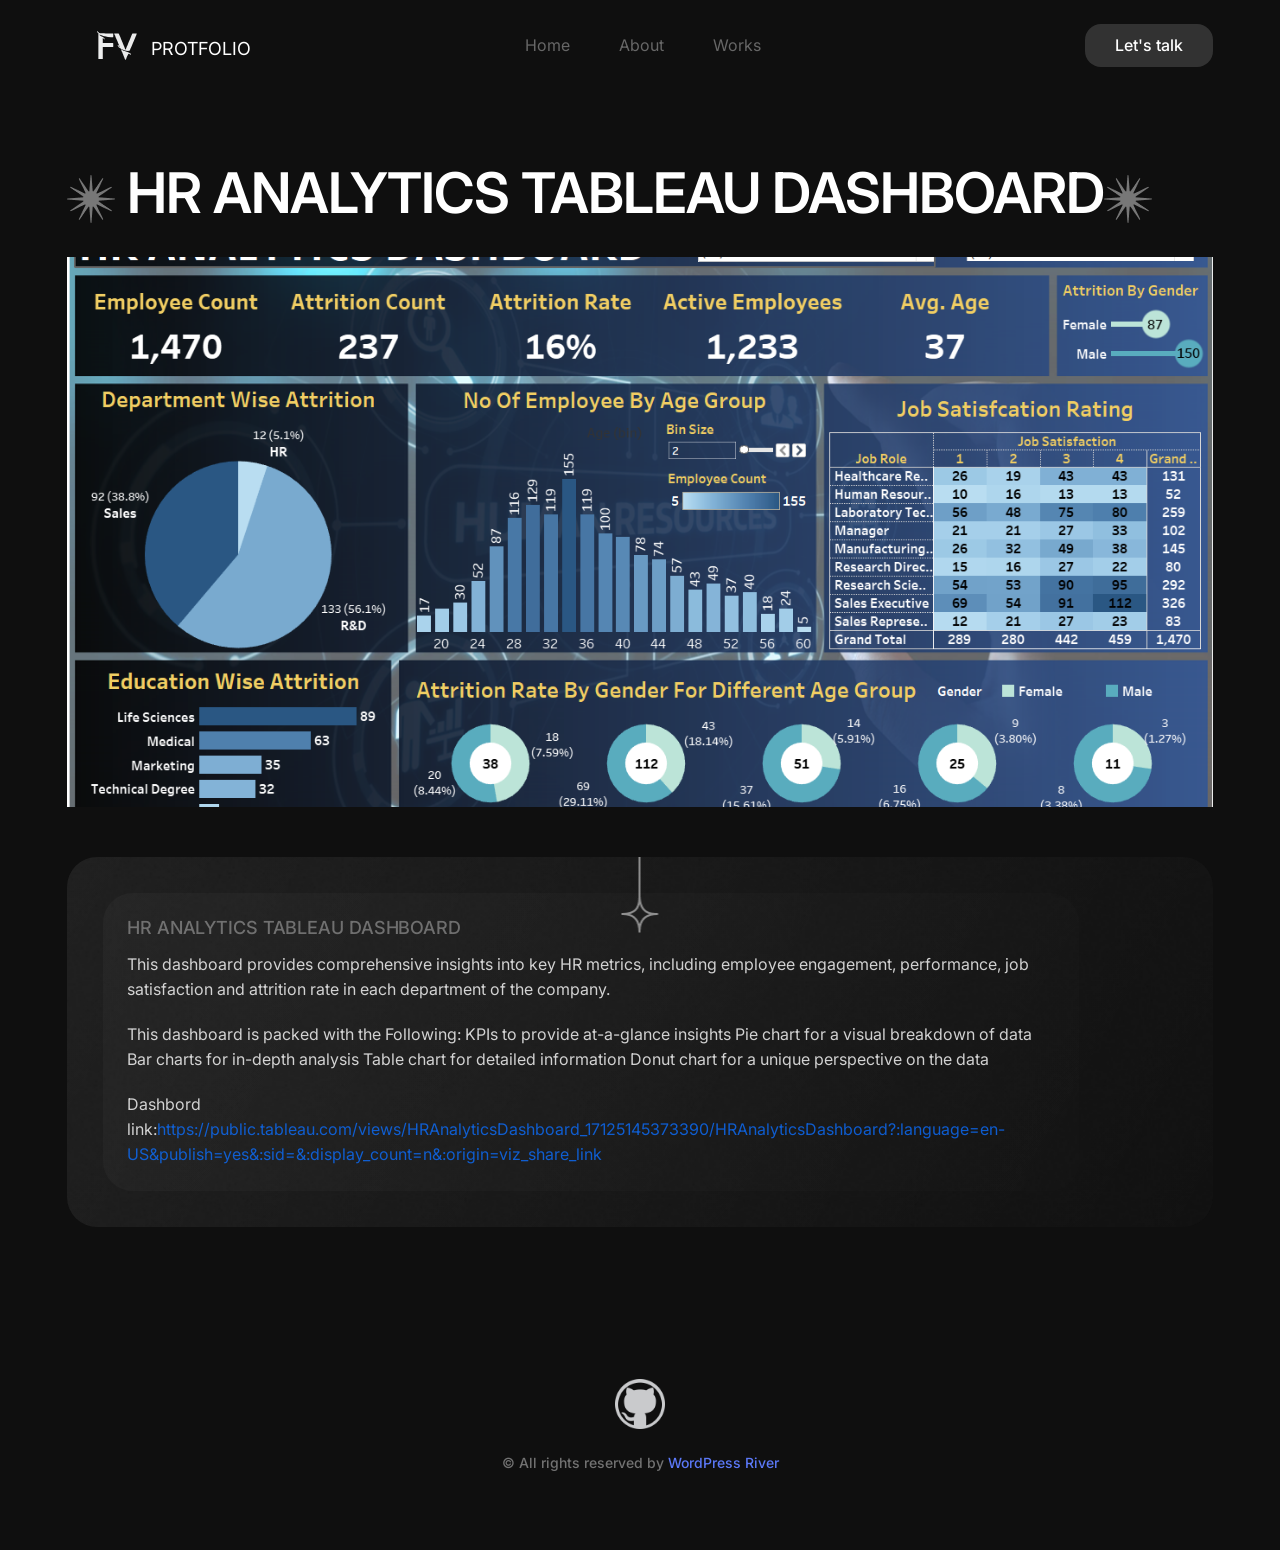
<file: work-details2.html>
<!DOCTYPE html>
<html lang="en">

<!-- Mirrored from wpriverthemes.com/landing/gridx-html/work-details.html by HTTrack Website Copier/3.x [XR&CO'2014], Tue, 16 Apr 2024 11:49:28 GMT -->
<head>
    <meta charset="UTF-8">
    <meta http-equiv="X-UA-Compatible" content="IE=edge">
    <meta name="viewport" content="width=device-width, initial-scale=1.0">
    <title>Falguni Vaghasia - Personal Portfolio HTML Template</title>

    <!-- Fonts -->
    <link rel="preconnect" href="https://fonts.googleapis.com/">
    <link rel="preconnect" href="https://fonts.gstatic.com/" crossorigin>
    <link href="https://fonts.googleapis.com/css2?family=Inter:wght@100;200;300;400;500;600;700;800&amp;display=swap" rel="stylesheet">

    <link rel="stylesheet" href="assets/css/iconoir.css">

    <link rel="stylesheet" href="assets/css/bootstrap.min.css">
    <link rel="stylesheet" href="assets/css/aos.css">

    <link rel="stylesheet" href="assets/css/style.css">
</head>
<body>

    <main class="main-workdetails-page">

        <!-- Header -->
        <header class="header-area">
            <div class="container">
                <div class="gx-row d-flex align-items-center justify-content-between">
                    <a href="index.html" class="logo">
                        <img src="assets/images/logo.svg" alt="Logo">
                    </a>
                    <p class="title1">PROTFOLIO</p>

                    <nav class="navbar">
                        <ul class="menu">
                            <li><a href="index.html">Home</a></li>
                            <li><a href="about.html">About</a></li>
                            <li><a href="works.html">Works</a></li>
                            <!-- <li><a href="contact.html">Contact</a></li> -->
                        </ul>
                        <a href="contact.html" class="theme-btn">Let's talk</a>
                    </nav>

                    <a href="contact.html" class="theme-btn">Let's talk</a>

                    <div class="show-menu">
                        <span></span>
                        <span></span>
                        <span></span>
                    </div>
                </div>
            </div>
        </header>

        <!-- Breadcrumb -->
        <section class="breadcrumb-area">
            <div class="container">
                <div class="breadcrumb-content" data-aos="fade-up">
                    <!-- <p>BRANDING - RAVEN STUDIO</p> -->
                    <h1 class="section-heading"><img src="assets/images/star-2.png" alt="Star"> HR Analytics Tableau Dashboard<img src="assets/images/star-2.png" alt="Star"></h1>
                </div>
            </div>
        </section>

        <!-- Project Details -->
        <section class="project-details-wrap">
            

            <div class="container">
                <div data-aos="zoom-in">
                    <div class="project-details-img" data-aos="zoom-in">
                        <img src="assets/images/project12.png" alt="Project Details">
                    </div>
                    <div class="d-flex project-infos-wrap shadow-box mb-24">
                        <img src="assets/images/bg1.png" alt="BG" class="bg-img">
                        <img src="assets/images/icon2.png" alt="Icon">
                        <div class="project-details-info flex-1">
                            <h3>HR Analytics Tableau Dashboard</h3>
                            <p>This dashboard provides comprehensive insights into key HR metrics, including employee engagement, performance, job satisfaction and attrition rate in each department of the company.</p>

                           <p>This dashboard is packed with the Following: KPIs to provide at-a-glance insights Pie chart for a visual breakdown of data Bar charts for in-depth analysis Table chart for detailed information Donut chart for a unique perspective on the data</p>

                            <p>Dashbord link:<a href="https://public.tableau.com/views/HRAnalyticsDashboard_17125145373390/HRAnalyticsDashboard?:language=en-US&publish=yes&:sid=&:display_count=n&:origin=viz_share_link">https://public.tableau.com/views/HRAnalyticsDashboard_17125145373390/HRAnalyticsDashboard?:language=en-US&publish=yes&:sid=&:display_count=n&:origin=viz_share_link</a></p>
                        </div>
    
                        <!-- <div class="project-details-info flex-1">
                            <h3>About</h3>
                            <p>Lorem ipsum dolor sit amet, consectetur adipiscing elit ut aliquam, purus sit amet luctus venenatis, lectus magna ve fringilla urna, porttitor rhoncus dolor purus nonds enim isi praesent elementum facilisis leo.</p>
                            <p>Vel fringilla est ullamcorper eget nulla facilisi etiama ashfa dignissim diam quis enim lobortis scelerisque fermentum dui faucibus in ornare quam viverra orci sagittis eu agv he volutpat odio asas facilisis mauris sit.</p>
                        </div> -->
                    </div>
                </div>

                <!-- <div class="project-details-2-img mb-24" data-aos="zoom-in">
                    <img src="assets/images/mavenmarket.png" alt="Project">
                </div> -->

                <!-- <div class="row mb-24">
                    <div class="col-md-6" data-aos="zoom-in">
                        <div class="project-details-3-img">
                            <img src="assets/images/project5.jpg" alt="Project">
                        </div>
                    </div>
                    <div class="col-md-6" data-aos="zoom-in">
                        <div class="project-details-3-img">
                            <img src="assets/images/project6.jpg" alt="Project">
                        </div>
                    </div>
                </div>

                <div class="row mb-24">
                    <div class="col-md-6" data-aos="zoom-in">
                        <div class="project-details-3-img">
                            <img src="assets/images/project7.jpg" alt="Project">
                        </div>
                    </div>
                    <div class="col-md-6" data-aos="zoom-in">
                        <div class="project-details-3-img">
                            <img src="assets/images/project8.jpg" alt="Project">
                        </div>
                    </div>
                </div> -->

                <!-- <div data-aos="zoom-in">
                    <div class="project-about-2 d-flex shadow-box mb-24">
                        <img src="assets/images/bg1.png" alt="BG" class="bg-img">
                        <div class="left-details">
                            <img src="assets/images/icon3.png" alt="Icon">
                            <ul>
                                <li>
                                    <p>Year</p>
                                    <h4>2023</h4>
                                </li>
                                <li>
                                    <p>Client</p>
                                    <h4>Raven Studio</h4>
                                </li>
                                <li>
                                    <p>Services</p>
                                    <h4>Web Design</h4>
                                </li>
                                <li>
                                    <p>Project</p>
                                    <h4>Dynamic</h4>
                                </li>
                            </ul>
                        </div>
                        <div class="right-details">
                            <h3>Description</h3>
                            <p>Lorem ipsum dolor sit amet, consectetur adipiscing elit utsadi sfejdis aliquam, purus sit amet luctus venenatis, lectus magna sansit trandis fringilla urna, porttitor rhoncus dolor purus non enim dollors praesent tabasi elementum facilisis leo, vel fringilla est ullamcorper eget nulla facilisi etiam facilisis dignissim diam quis enim lobortis scelerisque.</p>
                            <p>Lorem ipsum dolor sit amet, consectetur adipiscing elit utsadi sfejdis aliquam, purus sit amet luctus venenatis, lectus magna sansit trandis fringilla urna, porttitor rhoncus dolor purus non enim dollors praesent tabasi elementum facilisis leo, vel fringilla est ullamcorper eget nulla facilisi etiam facilisis dignissim diam quis enim lobortis scelerisque iin fermentumisa dui faucibus in ornare.Lorem ipsum dolor sit.</p>
                        </div>
                    </div>
                </div> -->
            </div>

            <!-- <div class="project-details-img" data-aos="zoom-in">
                <img src="assets/images/project-dt-2.jpg" alt="Project Details">
            </div> -->

            <!-- <div class="container d-flex align-items-center justify-content-center" data-aos="zoom-in">
                <a href="#" class="big-btn shadow-box">
                    Next Project
                </a>
            </div> -->
            
        </section>
        
        


        <!-- Footer -->
        <footer class="footer-area">
            <div class="container">
                <div class="footer-content text-center">
                    <a href="https://github.com/falguni2904?tab=repositories" class="logo">
                        <img src="assets/images/github.png" alt="Logo">
                    </a>
                    <!-- <ul class="footer-menu">
                        <li><a href="index.html">Home</a></li>
                        <li><a href="about.html">About</a></li>
                        <li><a href="works.html">Works</a></li>
                        <li><a href="contact.html">Contact</a></li>
                    </ul> -->
                    <p class="copyright" style="padding-top: 20px;">
                        &copy; All rights reserved by <span>WordPress River</span>
                    </p>
                </div>
            </div>
        </footer>

    </main>
    

    <script src="assets/js/jquery-3.6.4.js"></script>
    <script src="assets/js/bootstrap.bundle.min.js"></script>
    <script src="assets/js/aos.js"></script>
    <script src="assets/js/main.js"></script>
</body>

<!-- Mirrored from wpriverthemes.com/landing/gridx-html/work-details.html by HTTrack Website Copier/3.x [XR&CO'2014], Tue, 16 Apr 2024 11:49:29 GMT -->
</html>
</file>
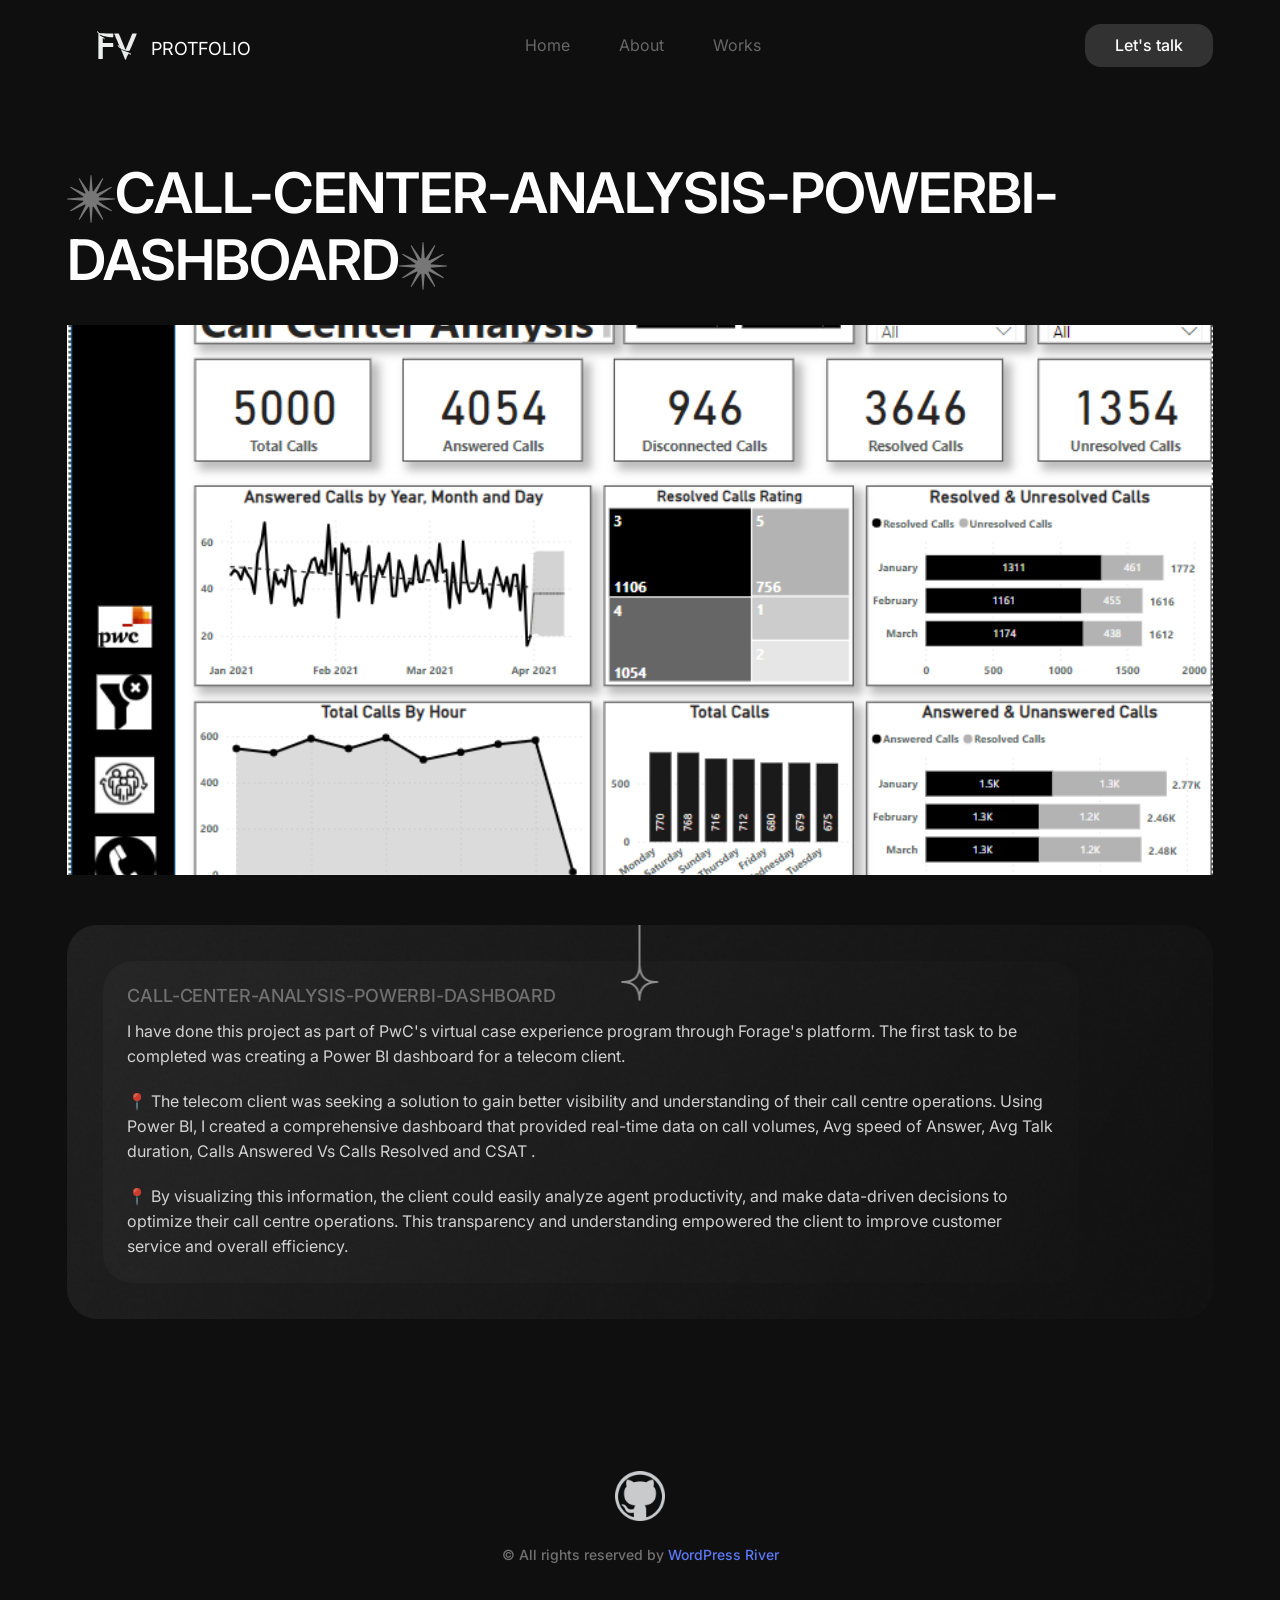
<file: work-details3.html>
<!DOCTYPE html>
<html lang="en">

<!-- Mirrored from wpriverthemes.com/landing/gridx-html/work-details.html by HTTrack Website Copier/3.x [XR&CO'2014], Tue, 16 Apr 2024 11:49:28 GMT -->
<head>
    <meta charset="UTF-8">
    <meta http-equiv="X-UA-Compatible" content="IE=edge">
    <meta name="viewport" content="width=device-width, initial-scale=1.0">
    <title>Falguni Vaghasia - Personal Portfolio HTML Template</title>

    <!-- Fonts -->
    <link rel="preconnect" href="https://fonts.googleapis.com/">
    <link rel="preconnect" href="https://fonts.gstatic.com/" crossorigin>
    <link href="https://fonts.googleapis.com/css2?family=Inter:wght@100;200;300;400;500;600;700;800&amp;display=swap" rel="stylesheet">

    <link rel="stylesheet" href="assets/css/iconoir.css">

    <link rel="stylesheet" href="assets/css/bootstrap.min.css">
    <link rel="stylesheet" href="assets/css/aos.css">

    <link rel="stylesheet" href="assets/css/style.css">
</head>
<body>

    <main class="main-workdetails-page">

        <!-- Header -->
        <header class="header-area">
            <div class="container">
                <div class="gx-row d-flex align-items-center justify-content-between">
                    <a href="index.html" class="logo">
                        <img src="assets/images/logo.svg" alt="Logo">
                    </a>
                    <p class="title1">PROTFOLIO</p>

                    <nav class="navbar">
                        <ul class="menu">
                            <li><a href="index.html">Home</a></li>
                            <li><a href="about.html">About</a></li>
                            <li><a href="works.html">Works</a></li>
                            <!-- <li><a href="contact.html">Contact</a></li> -->
                        </ul>
                        <a href="contact.html" class="theme-btn">Let's talk</a>
                    </nav>

                    <a href="contact.html" class="theme-btn">Let's talk</a>

                    <div class="show-menu">
                        <span></span>
                        <span></span>
                        <span></span>
                    </div>
                </div>
            </div>
        </header>

        <!-- Breadcrumb -->
        <section class="breadcrumb-area">
            <div class="container">
                <div class="breadcrumb-content" data-aos="fade-up">
                    <!-- <p>BRANDING - RAVEN STUDIO</p> -->
                    <h1 class="section-heading"><img src="assets/images/star-2.png" alt="Star">Call-Center-Analysis-PowerBi-Dashboard<img src="assets/images/star-2.png" alt="Star"></h1>
                </div>
            </div>
        </section>

        <!-- Project Details -->
        <section class="project-details-wrap">
            

            <div class="container">
                <div data-aos="zoom-in">
                    <div class="project-details-img" data-aos="zoom-in">
                        <img src="assets/images/project13.png" alt="Project Details">
                    </div>
                    <div class="d-flex project-infos-wrap shadow-box mb-24">
                        <img src="assets/images/bg1.png" alt="BG" class="bg-img">
                        <img src="assets/images/icon2.png" alt="Icon">
                        <div class="project-details-info flex-1">
                            <h3>Call-Center-Analysis-PowerBi-Dashboard</h3>
                            <p>I have done this project as part of PwC's virtual case experience program through Forage's platform. The first task to be completed was creating a Power BI dashboard for a telecom client.</p>
                            <p>📍 The telecom client was seeking a solution to gain better visibility and understanding of their call centre operations. Using Power BI, I created a comprehensive dashboard that provided real-time data on call volumes, Avg speed of Answer, Avg Talk duration, Calls Answered Vs Calls Resolved and CSAT .</p>
                            <p>📍 By visualizing this information, the client could easily analyze agent productivity, and make data-driven decisions to optimize their call centre operations. This transparency and understanding empowered the client to improve customer service and overall efficiency.</p>
                        </div>
    
                        <!-- <div class="project-details-info flex-1">
                            <h3>About</h3>
                            <p>Lorem ipsum dolor sit amet, consectetur adipiscing elit ut aliquam, purus sit amet luctus venenatis, lectus magna ve fringilla urna, porttitor rhoncus dolor purus nonds enim isi praesent elementum facilisis leo.</p>
                            <p>Vel fringilla est ullamcorper eget nulla facilisi etiama ashfa dignissim diam quis enim lobortis scelerisque fermentum dui faucibus in ornare quam viverra orci sagittis eu agv he volutpat odio asas facilisis mauris sit.</p>
                        </div> -->
                    </div>
                </div>

                <!-- <div class="project-details-2-img mb-24" data-aos="zoom-in">
                    <img src="assets/images/mavenmarket.png" alt="Project">
                </div> -->

                <!-- <div class="row mb-24">
                    <div class="col-md-6" data-aos="zoom-in">
                        <div class="project-details-3-img">
                            <img src="assets/images/project9.jpg" alt="Project">
                        </div>
                    </div>
                    <div class="col-md-6" data-aos="zoom-in">
                        <div class="project-details-3-img">
                            <img src="assets/images/project10.jpg" alt="Project">
                        </div>
                    </div>
                </div>

                <div class="row mb-24">
                    <div class="col-md-6" data-aos="zoom-in">
                        <div class="project-details-3-img">
                            <img src="assets/images/project11.jpg" alt="Project">
                        </div>
                    </div>
                    <div class="col-md-6" data-aos="zoom-in">
                        <div class="project-details-3-img">
                            <img src="assets/images/project12.jpg" alt="Project">
                        </div>
                    </div>
                </div> -->

                <!-- <div data-aos="zoom-in">
                    <div class="project-about-2 d-flex shadow-box mb-24">
                        <img src="assets/images/bg1.png" alt="BG" class="bg-img">
                        <div class="left-details">
                            <img src="assets/images/icon3.png" alt="Icon">
                            <ul>
                                <li>
                                    <p>Year</p>
                                    <h4>2023</h4>
                                </li>
                                <li>
                                    <p>Client</p>
                                    <h4>Raven Studio</h4>
                                </li>
                                <li>
                                    <p>Services</p>
                                    <h4>Web Design</h4>
                                </li>
                                <li>
                                    <p>Project</p>
                                    <h4>Dynamic</h4>
                                </li>
                            </ul>
                        </div>
                        <div class="right-details">
                            <h3>Description</h3>
                            <p>Lorem ipsum dolor sit amet, consectetur adipiscing elit utsadi sfejdis aliquam, purus sit amet luctus venenatis, lectus magna sansit trandis fringilla urna, porttitor rhoncus dolor purus non enim dollors praesent tabasi elementum facilisis leo, vel fringilla est ullamcorper eget nulla facilisi etiam facilisis dignissim diam quis enim lobortis scelerisque.</p>
                            <p>Lorem ipsum dolor sit amet, consectetur adipiscing elit utsadi sfejdis aliquam, purus sit amet luctus venenatis, lectus magna sansit trandis fringilla urna, porttitor rhoncus dolor purus non enim dollors praesent tabasi elementum facilisis leo, vel fringilla est ullamcorper eget nulla facilisi etiam facilisis dignissim diam quis enim lobortis scelerisque iin fermentumisa dui faucibus in ornare.Lorem ipsum dolor sit.</p>
                        </div>
                    </div>
                </div> -->
            </div>

            <!-- <div class="project-details-img" data-aos="zoom-in">
                <img src="assets/images/project-dt-3.jpg" alt="Project Details">
            </div> -->

            <!-- <div class="container d-flex align-items-center justify-content-center" data-aos="zoom-in">
                <a href="#" class="big-btn shadow-box">
                    Next Project
                </a>
            </div> -->
            
        </section>
        
        


        <!-- Footer -->
        <footer class="footer-area">
            <div class="container">
                <div class="footer-content text-center">
                    <a href="https://github.com/falguni2904?tab=repositories" class="logo">
                        <img src="assets/images/github.png" alt="Logo">
                    </a>
                    <!-- <ul class="footer-menu">
                        <li><a href="index.html">Home</a></li>
                        <li><a href="about.html">About</a></li>
                        <li><a href="works.html">Works</a></li>
                        <li><a href="contact.html">Contact</a></li>
                    </ul> -->
                    <p class="copyright" style="padding-top: 20px;">
                        &copy; All rights reserved by <span>WordPress River</span>
                    </p>
                </div>
            </div>
        </footer>

    </main>
    

    <script src="assets/js/jquery-3.6.4.js"></script>
    <script src="assets/js/bootstrap.bundle.min.js"></script>
    <script src="assets/js/aos.js"></script>
    <script src="assets/js/main.js"></script>
</body>

<!-- Mirrored from wpriverthemes.com/landing/gridx-html/work-details.html by HTTrack Website Copier/3.x [XR&CO'2014], Tue, 16 Apr 2024 11:49:29 GMT -->
</html>
</file>
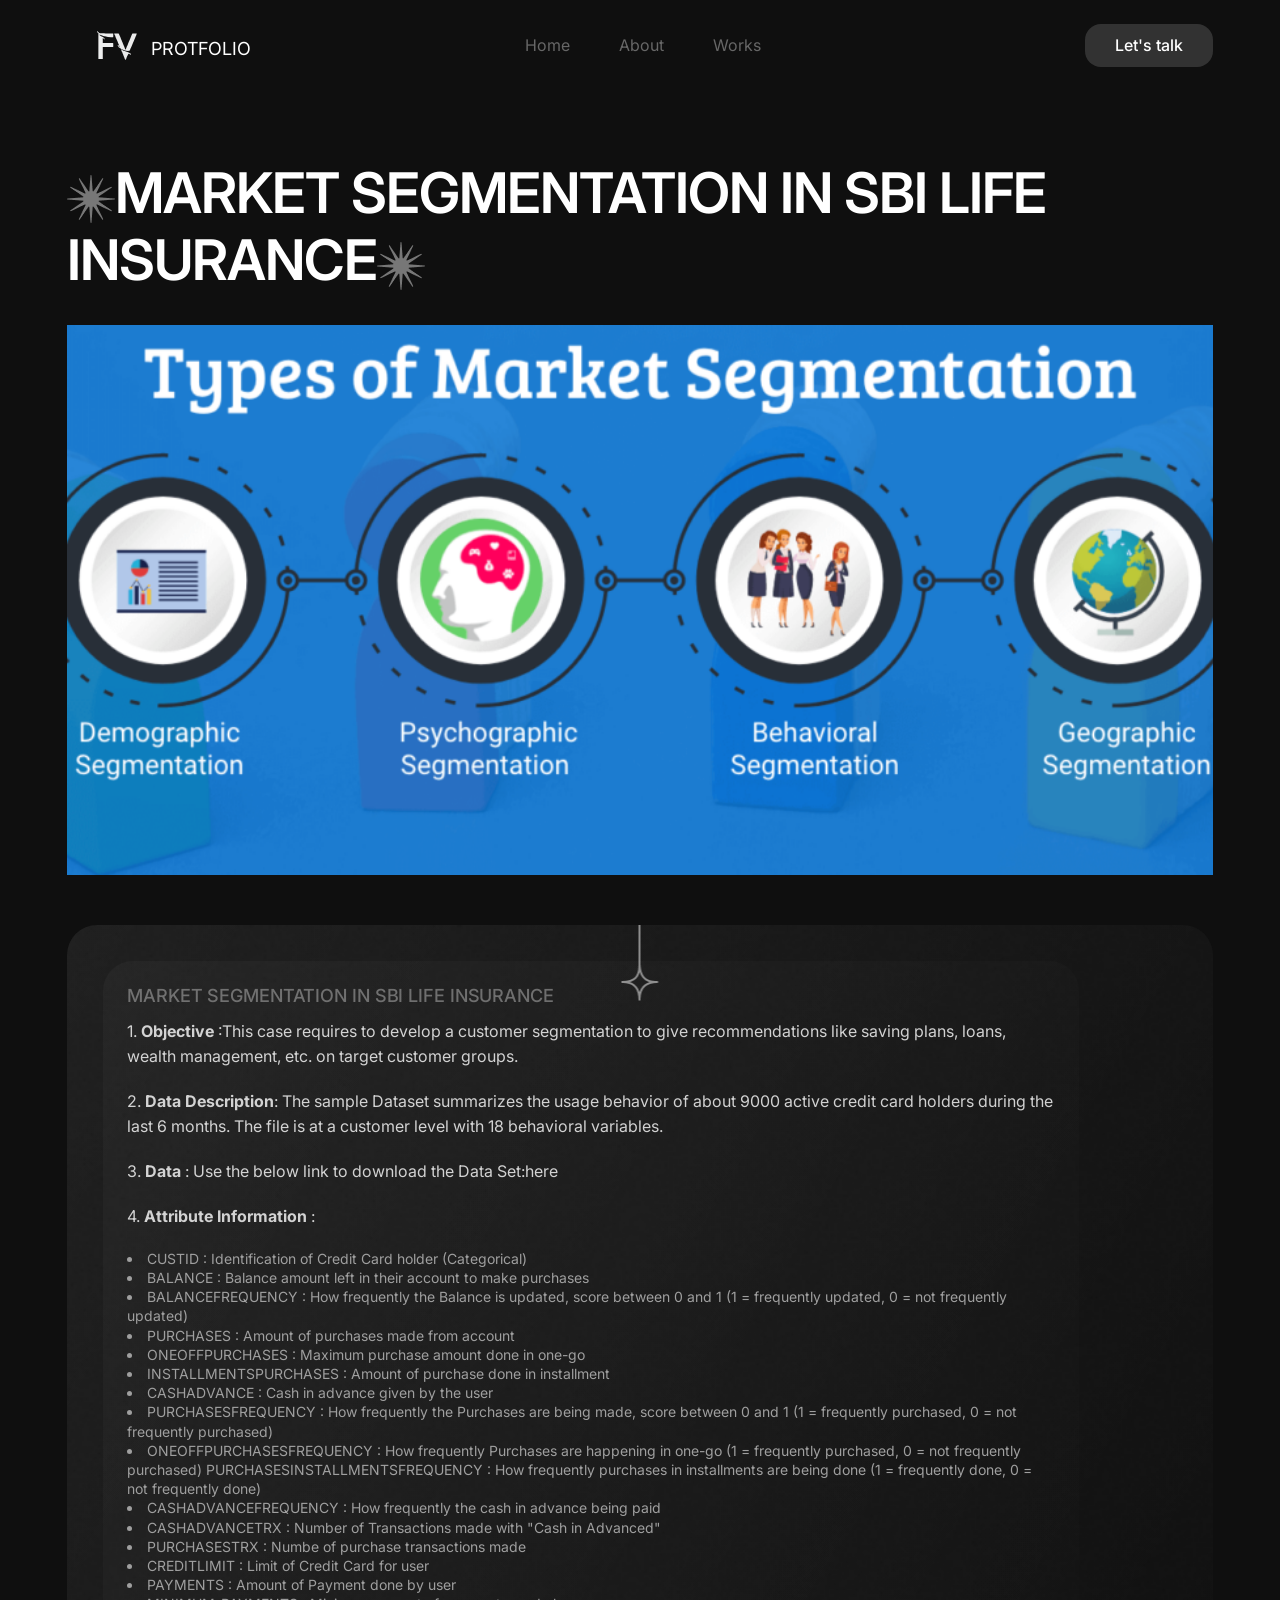
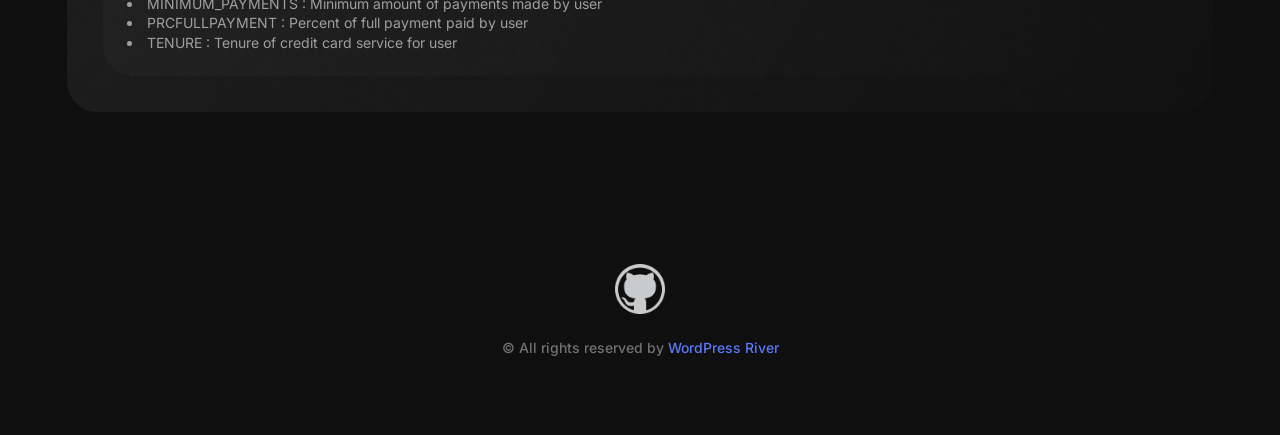
<file: work-details4.html>
<!DOCTYPE html>
<html lang="en">

<!-- Mirrored from wpriverthemes.com/landing/gridx-html/work-details.html by HTTrack Website Copier/3.x [XR&CO'2014], Tue, 16 Apr 2024 11:49:28 GMT -->
<head>
    <meta charset="UTF-8">
    <meta http-equiv="X-UA-Compatible" content="IE=edge">
    <meta name="viewport" content="width=device-width, initial-scale=1.0">
    <title>Falguni Vaghasia - Personal Portfolio HTML Template</title>

    <!-- Fonts -->
    <link rel="preconnect" href="https://fonts.googleapis.com/">
    <link rel="preconnect" href="https://fonts.gstatic.com/" crossorigin>
    <link href="https://fonts.googleapis.com/css2?family=Inter:wght@100;200;300;400;500;600;700;800&amp;display=swap" rel="stylesheet">

    <link rel="stylesheet" href="assets/css/iconoir.css">

    <link rel="stylesheet" href="assets/css/bootstrap.min.css">
    <link rel="stylesheet" href="assets/css/aos.css">

    <link rel="stylesheet" href="assets/css/style.css">
</head>
<body>

    <main class="main-workdetails-page">

        <!-- Header -->
        <header class="header-area">
            <div class="container">
                <div class="gx-row d-flex align-items-center justify-content-between">
                    <a href="index.html" class="logo">
                        <img src="assets/images/logo.svg" alt="Logo">
                    </a>
                    <p class="title1">PROTFOLIO</p>

                    <nav class="navbar">
                        <ul class="menu">
                            <li><a href="index.html">Home</a></li>
                            <li><a href="about.html">About</a></li>
                            <li><a href="works.html">Works</a></li>
                            <!-- <li><a href="contact.html">Contact</a></li> -->
                        </ul>
                        <a href="contact.html" class="theme-btn">Let's talk</a>
                    </nav>

                    <a href="contact.html" class="theme-btn">Let's talk</a>

                    <div class="show-menu">
                        <span></span>
                        <span></span>
                        <span></span>
                    </div>
                </div>
            </div>
        </header>

        <!-- Breadcrumb -->
        <section class="breadcrumb-area">
            <div class="container">
                <div class="breadcrumb-content" data-aos="fade-up">
                    <!-- <p>BRANDING - RAVEN STUDIO</p> -->
                    <h1 class="section-heading"><img src="assets/images/star-2.png" alt="Star">Market Segmentation in SBI life Insurance<img src="assets/images/star-2.png" alt="Star"></h1>
                </div>
            </div>
        </section>

        <!-- Project Details -->
        <section class="project-details-wrap">
            

            <div class="container">
                <div data-aos="zoom-in">
                    <div class="project-details-img" data-aos="zoom-in">
                        <img src="assets/images/project14.png" alt="Project Details">
                    </div>
                    <div class="d-flex project-infos-wrap shadow-box mb-24">
                        <img src="assets/images/bg1.png" alt="BG" class="bg-img">
                        <img src="assets/images/icon2.png" alt="Icon">
                        <div class="project-details-info flex-1">
                            <h3>Market Segmentation in SBI life Insurance</h3>
                            <p>1. <b>Objective</b> :This case requires to develop a customer segmentation to give recommendations like saving plans, loans, wealth management, etc. on target customer groups.</p>
                            <p>2. <b>Data Description</b>: The sample Dataset summarizes the usage behavior of about 9000 active credit card holders during the last 6 months. The file is at a customer level with 18 behavioral variables.</p>
                            <p>3. <b>Data</b> :  Use the below link to download the Data Set:here</p>
                            <p>4. <b>Attribute Information</b> :
                                <li>CUSTID : Identification of Credit Card holder (Categorical)</li>  
                                <li>BALANCE : Balance amount left in their account to make purchases</li>
                                <li>BALANCEFREQUENCY : How frequently the Balance is updated, score between 0 and 1 (1 = frequently updated, 0 = not frequently updated)</li> 
                                <li>PURCHASES : Amount of purchases made from account</li>
                                <li>ONEOFFPURCHASES : Maximum purchase amount done in one-go</li>
                                <li>INSTALLMENTSPURCHASES : Amount of purchase done in installment</li>
                                <li>CASHADVANCE : Cash in advance given by the user</li>
                                <li>PURCHASESFREQUENCY : How frequently the Purchases are being made, score between 0 and 1 (1 =        frequently purchased, 0 = not frequently purchased)</li>
                                <li>ONEOFFPURCHASESFREQUENCY : How frequently Purchases are happening in one-go (1 = frequently  purchased, 0 = not frequently purchased)
                                    PURCHASESINSTALLMENTSFREQUENCY : How frequently purchases in installments are being done (1 = frequently done, 0 = not frequently done)</li> 
                                <li>CASHADVANCEFREQUENCY : How frequently the cash in advance being paid</li>
                                <li>CASHADVANCETRX : Number of Transactions made with "Cash in Advanced"</li>
                                <li>PURCHASESTRX : Numbe of purchase transactions made</li>
                                <li>CREDITLIMIT : Limit of Credit Card for user</li>
                                <li>PAYMENTS : Amount of Payment done by user</li>
                                <li>MINIMUM_PAYMENTS : Minimum amount of payments made by user</li>
                                <li>PRCFULLPAYMENT : Percent of full payment paid by user</li>
                                <li>TENURE : Tenure of credit card service for user</li>
                                
                            </p>

                        </div>
    
                        <!-- <div class="project-details-info flex-1">
                            <h3>About</h3>
                            <p>Lorem ipsum dolor sit amet, consectetur adipiscing elit ut aliquam, purus sit amet luctus venenatis, lectus magna ve fringilla urna, porttitor rhoncus dolor purus nonds enim isi praesent elementum facilisis leo.</p>
                            <p>Vel fringilla est ullamcorper eget nulla facilisi etiama ashfa dignissim diam quis enim lobortis scelerisque fermentum dui faucibus in ornare quam viverra orci sagittis eu agv he volutpat odio asas facilisis mauris sit.</p>
                        </div> -->
                    </div>
                </div>

                <!-- <div class="project-details-2-img mb-24" data-aos="zoom-in">
                    <img src="assets/images/mavenmarket.png" alt="Project">
                </div> -->

                <!-- <div class="row mb-24">
                    <div class="col-md-6" data-aos="zoom-in">
                        <div class="project-details-3-img">
                            <img src="assets/images/project3.jpg" alt="Project">
                        </div>
                    </div>
                    <div class="col-md-6" data-aos="zoom-in">
                        <div class="project-details-3-img">
                            <img src="assets/images/project4.jpg" alt="Project">
                        </div>
                    </div>
                </div>

                <div class="row mb-24">
                    <div class="col-md-6" data-aos="zoom-in">
                        <div class="project-details-3-img">
                            <img src="assets/images/project5.jpg" alt="Project">
                        </div>
                    </div>
                    <div class="col-md-6" data-aos="zoom-in">
                        <div class="project-details-3-img">
                            <img src="assets/images/project6.jpg" alt="Project">
                        </div>
                    </div> -->
                </div>

                <!-- <div data-aos="zoom-in">
                    <div class="project-about-2 d-flex shadow-box mb-24">
                        <img src="assets/images/bg1.png" alt="BG" class="bg-img">
                        <div class="left-details">
                            <img src="assets/images/icon3.png" alt="Icon">
                            <ul>
                                <li>
                                    <p>Year</p>
                                    <h4>2023</h4>
                                </li>
                                <li>
                                    <p>Client</p>
                                    <h4>Raven Studio</h4>
                                </li>
                                <li>
                                    <p>Services</p>
                                    <h4>Web Design</h4>
                                </li>
                                <li>
                                    <p>Project</p>
                                    <h4>Dynamic</h4>
                                </li>
                            </ul>
                        </div>
                        <div class="right-details">
                            <h3>Description</h3>
                            <p>Lorem ipsum dolor sit amet, consectetur adipiscing elit utsadi sfejdis aliquam, purus sit amet luctus venenatis, lectus magna sansit trandis fringilla urna, porttitor rhoncus dolor purus non enim dollors praesent tabasi elementum facilisis leo, vel fringilla est ullamcorper eget nulla facilisi etiam facilisis dignissim diam quis enim lobortis scelerisque.</p>
                            <p>Lorem ipsum dolor sit amet, consectetur adipiscing elit utsadi sfejdis aliquam, purus sit amet luctus venenatis, lectus magna sansit trandis fringilla urna, porttitor rhoncus dolor purus non enim dollors praesent tabasi elementum facilisis leo, vel fringilla est ullamcorper eget nulla facilisi etiam facilisis dignissim diam quis enim lobortis scelerisque iin fermentumisa dui faucibus in ornare.Lorem ipsum dolor sit.</p>
                        </div>
                    </div>
                </div> -->
            </div>

            <!-- <div class="project-details-img" data-aos="zoom-in">
                <img src="assets/images/project-dt-1.jpg" alt="Project Details">
            </div> -->

            <!-- <div class="container d-flex align-items-center justify-content-center" data-aos="zoom-in">
                <a href="#" class="big-btn shadow-box">
                    Next Project
                </a>
            </div> -->
            
        </section>
        
        


        <!-- Footer -->
        <footer class="footer-area">
            <div class="container">
                <div class="footer-content text-center">
                    <a href="https://github.com/falguni2904?tab=repositories" class="logo">
                        <img src="assets/images/github.png" alt="Logo">
                    </a>
                    <!-- <ul class="footer-menu">
                        <li><a href="index.html">Home</a></li>
                        <li><a href="about.html">About</a></li>
                        <li><a href="works.html">Works</a></li>
                        <li><a href="contact.html">Contact</a></li>
                    </ul> -->
                    <p class="copyright" style="padding-top: 20px;">
                        &copy; All rights reserved by <span>WordPress River</span>
                    </p>
                </div>
            </div>
        </footer>

    </main>
    

    <script src="assets/js/jquery-3.6.4.js"></script>
    <script src="assets/js/bootstrap.bundle.min.js"></script>
    <script src="assets/js/aos.js"></script>
    <script src="assets/js/main.js"></script>
</body>

<!-- Mirrored from wpriverthemes.com/landing/gridx-html/work-details.html by HTTrack Website Copier/3.x [XR&CO'2014], Tue, 16 Apr 2024 11:49:29 GMT -->
</html>
</file>
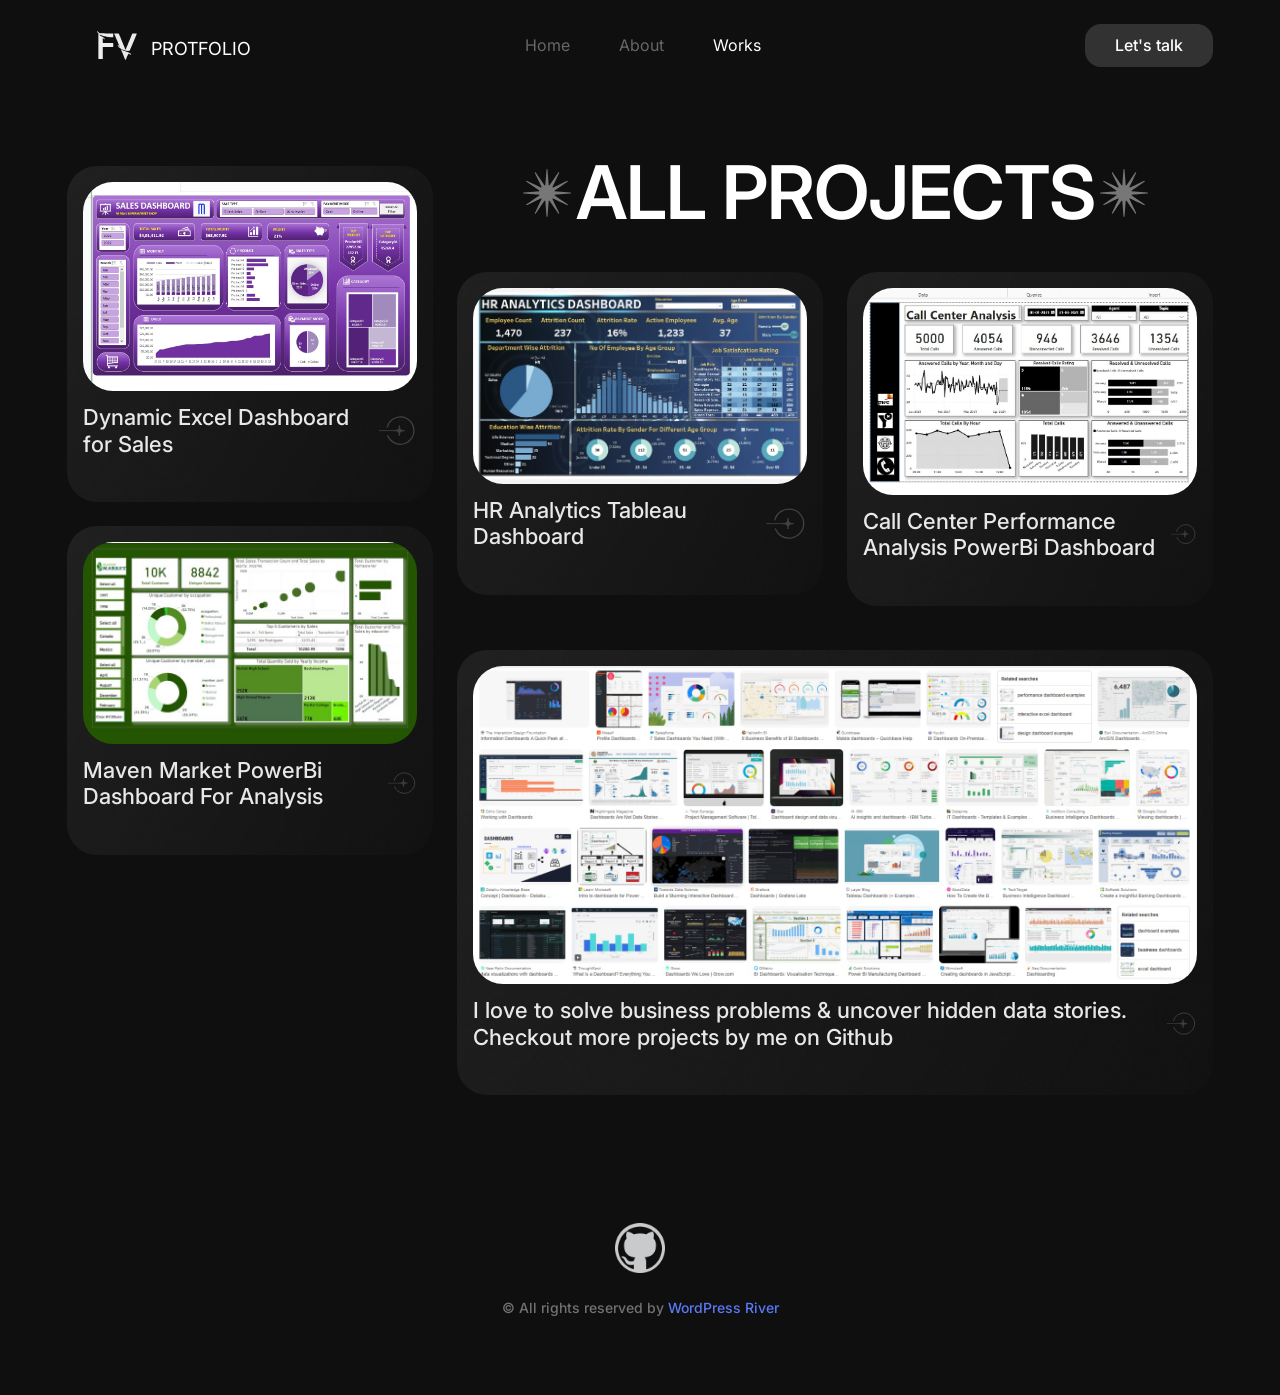
<file: works.html>
<!DOCTYPE html>
<html lang="en">

<!-- Mirrored from wpriverthemes.com/landing/gridx-html/works.html by HTTrack Website Copier/3.x [XR&CO'2014], Tue, 16 Apr 2024 11:49:22 GMT -->
<head>
    <meta charset="UTF-8">
    <meta http-equiv="X-UA-Compatible" content="IE=edge">
    <meta name="viewport" content="width=device-width, initial-scale=1.0">
    <title>Falguni Vaghasia - Personal Portfolio HTML Template</title>

    <!-- Fonts -->
    <link rel="preconnect" href="https://fonts.googleapis.com/">
    <link rel="preconnect" href="https://fonts.gstatic.com/" crossorigin>
    <link href="https://fonts.googleapis.com/css2?family=Inter:wght@100;200;300;400;500;600;700;800&amp;display=swap" rel="stylesheet">

    <link rel="stylesheet" href="assets/css/iconoir.css">

    <link rel="stylesheet" href="assets/css/bootstrap.min.css">
    <link rel="stylesheet" href="assets/css/aos.css">

    <link rel="stylesheet" href="assets/css/style.css">
</head>
<body>

    <main class="main-workspage">

        <!-- Header -->
        <header class="header-area">
            <div class="container">
                <div class="gx-row d-flex align-items-center justify-content-between">
                    <a href="index.html" class="logo">
                        <img src="assets/images/logo.svg" alt="Logo">
                    </a>
                    <p class="title1">PROTFOLIO</p>

                    <nav class="navbar">
                        <ul class="menu">
                            <li><a href="index.html">Home</a></li>
                            <li><a href="about.html">About</a></li>
                            <li class="active"><a href="works.html">Works</a></li>
                            <!-- <li><a href="contact.html">Contact</a></li> -->
                        </ul>
                        <a href="contact.html" class="theme-btn">Let's talk</a>
                    </nav>

                    <a href="contact.html" class="theme-btn">Let's talk</a>

                    <div class="show-menu">
                        <span></span>
                        <span></span>
                        <span></span>
                    </div>
                </div>
            </div>
        </header>

        <!-- Projects -->
        <section class="projects-area">
            <div class="container">
                <h1 class="section-heading" data-aos="fade-up"><img src="assets/images/star-2.png" alt="Star"> All Projects <img src="assets/images/star-2.png" alt="Star"></h1>
                <div class="row">
                    <div class="col-md-4">
                        <div data-aos="zoom-in">
                            <div class="project-item shadow-box">
                                <a class="overlay-link" href="https://github.com/falguni2904/Dynamic-Excel-Dashboard-for-Sales"></a>
                                <img src="assets/images/bg1.png" alt="BG" class="bg-img">
                                <div class="project-img">
                                    <img src="assets/images/pr1.jpg" alt="Project">
                                </div>
                                <div class="d-flex align-items-center justify-content-between">
                                    <div class="project-info">
                                        <!-- <p>WEB DESIGNING</p> -->
                                        <h1>Dynamic Excel Dashboard for Sales</h1>
                                    </div>
                                    <a href="https://github.com/falguni2904/Dynamic-Excel-Dashboard-for-Sales" class="project-btn">
                                        <img src="assets/images/icon.svg" alt="Button">
                                    </a>
                                </div>
                            </div>
                        </div>
                        
                        <div data-aos="zoom-in">
                            <div class="project-item shadow-box">
                                <a class="overlay-link" href="https://github.com/falguni2904/Maven-Market-PowerBI-Project/blob/main/README.md"></a>
                                <img src="assets/images/bg1.png" alt="BG" class="bg-img">
                                <div class="project-img">
                                    <img src="assets/images/pr2.jpg" alt="Project">
                                </div>
                                <div class="d-flex align-items-center justify-content-between">
                                    <div class="project-info">
                                        <!-- <p>PHOTOGRAPHY</p> -->
                                        <h1>
                                            Maven Market PowerBi Dashboard For Analysis</h1>
                                    </div>
                                    <a href="work-details1.html" class="project-btn">
                                        <img src="assets/images/icon.svg" alt="Button">
                                    </a>
                                </div>
                            </div>
                        </div>
                        
                    </div>
                    <div class="col-md-8">
                        <h1 class="section-heading" data-aos="fade-up"><img src="assets/images/star-2.png" alt="Star"> All Projects <img src="assets/images/star-2.png" alt="Star"></h1>
                        
                        <div class="d-flex align-items-start gap-24">
                            <div data-aos="zoom-in" class="flex-1">
                                <div class="project-item shadow-box">
                                    <a class="overlay-link" href="https://github.com/falguni2904/HR-Analytics-Tableau-Dashboard/blob/main/README.md"></a>
                                    <img src="assets/images/bg1.png" alt="BG" class="bg-img">
                                    <div class="project-img">
                                        <img src="assets/images/pr3.jpg" alt="Project">
                                    </div>
                                    <div class="d-flex align-items-center justify-content-between">
                                        <div class="project-info">
                                            <!-- <p>mOBILE DESIGNING</p> -->
                                            <h1>
                                                HR Analytics Tableau Dashboard</h1>
                                        </div>
                                        <a href="work-details2.html" class="project-btn">
                                            <img src="assets/images/icon.svg" alt="Button">
                                        </a>
                                    </div>
                                </div>
                            </div>
                            
                            <div data-aos="zoom-in" class="flex-1">
                                <div class="project-item shadow-box">
                                    <a class="overlay-link" href="https://github.com/falguni2904/Call-Center-Analysis-PowerBi-Dashboard/blob/main/README.md"></a>
                                    <img src="assets/images/bg1.png" alt="BG" class="bg-img">
                                    <div class="project-img">
                                        <img src="assets/images/pr4.jpg" alt="Project">
                                    </div>
                                    <div class="d-flex align-items-center justify-content-between">
                                        <div class="project-info">
                                            <!-- <p>Branding</p> -->
                                            <h1>
                                                Call Center Performance Analysis PowerBi Dashboard</h1>
                                        </div>
                                        <a href="work-details3.html" class="project-btn">
                                            <img src="assets/images/icon.svg" alt="Button">
                                        </a>
                                    </div>
                                </div>
                            </div>
                        </div>
                        
                        <div class="d-flex align-items-start gap-24">
                            <div data-aos="zoom-in" class="flex-1">
                                <div class="project-item shadow-box">
                                    <a class="overlay-link" href="https://github.com/falguni2904?tab=repositories"></a>
                                    <img src="assets/images/bg1.png" alt="BG" class="bg-img">
                                    <div class="project-img">
                                        <img src="assets/images/pr5.jpg" alt="Project">
                                    </div>
                                    <div class="d-flex align-items-center justify-content-between">
                                        <div class="project-info">
                                            <!-- <p>mOBILE DESIGNING</p> -->
                                            <h1>
                                                I love to solve business problems & uncover hidden data stories. Checkout  more projects by me on Github</h1>
                                        </div>
                                        <a href="work-details4 .html" class="project-btn">
                                            <img src="assets/images/icon.svg" alt="Button">
                                        </a>
                                    </div>
                                </div>
                            </div>

                            <!-- <div data-aos="zoom-in" class="flex-1">
                                <div class="project-item shadow-box">
                                    <a class="overlay-link" href="work-details.html"></a>
                                    <img src="assets/images/bg1.png" alt="BG" class="bg-img">
                                    <div class="project-img">
                                        <img src="assets/images/project6.jpg" alt="Project">
                                    </div>
                                    <div class="d-flex align-items-center justify-content-between">
                                        <div class="project-info">
                                            <p>wEB DESIGNING</p>
                                            <h1>Hydra Merc</h1>
                                        </div>
                                        <a href="work-details.html" class="project-btn">
                                            <img src="assets/images/icon.svg" alt="Button">
                                        </a>
                                    </div>
                                </div>

                            </div> -->
                        </div>

                    </div>

                </div>
            </div>
        </section>
        


        <!-- Footer -->
        <footer class="footer-area">
            <div class="container">
                <div class="footer-content text-center">
                    <a href="https://github.com/falguni2904?tab=repositories" class="logo">
                        <img src="assets/images/github.png" alt="Logo">
                    </a>
                    <!-- <ul class="footer-menu">
                        <li><a href="index.html">Home</a></li>
                        <li><a href="about.html">About</a></li>
                        <li><a href="works.html">Works</a></li>
                        <li><a href="contact.html">Contact</a></li>
                    </ul> -->
                    <p class="copyright" style="padding-top: 20px;">
                        &copy; All rights reserved by <span>WordPress River</span>
                    </p>
                </div>
            </div>
        </footer>

    </main>
    

    <script src="assets/js/jquery-3.6.4.js"></script>
    <script src="assets/js/bootstrap.bundle.min.js"></script>
    <script src="assets/js/aos.js"></script>
    <script src="assets/js/main.js"></script>
</body>

<!-- Mirrored from wpriverthemes.com/landing/gridx-html/works.html by HTTrack Website Copier/3.x [XR&CO'2014], Tue, 16 Apr 2024 11:49:24 GMT -->
</html>
</file>
<file: assets/css/style.css>
/* 
    -- Table of Content --

    * # Preloader
    * # Margin
    * # InfoBox
    * # Breadcrumb
    * # Header
    * # About
    * # Project
    * # Project Details
    * # Credentials
    * # Service
    * # Blog
    * # Contact
    * # Footer
    * Responsive

*/
:root {
    --primary_color: #5B78F6;
    --dark: #323232;
}
*,*::before,*::after {
    margin: 0;
    padding: 0;
    box-sizing: border-box;
}

body {
    font-family: 'Inter', sans-serif;
    font-size: 14px;
    scroll-behavior: smooth;
    color: #9f9f9f;
    background: #0F0F0F;
    line-height: 19.2px;
}
img {
    max-width: 100%;
}
a {
    text-decoration: none;
}
.text-right {
    text-align: right;
}
.container {
    max-width: 1170px;
}

.gap-24 {
    gap: 24px;
}
.h-full {
    height: 100%;
}

/* # Preloader */
.preloader {
    position: fixed;
    top: 0;
    right: 0;
    bottom: 0;
    left: 0;
    background-color: #111;
    transform-origin: bottom;
    z-index: 111111
}

.preloader .black_wall {
    height: 100%;
    background-color: #222;
    transform-origin: top;
    animation: preloader_slide 0.5s ease-in-out 0s 1 normal both
}

.preloader .loader {
    width: 100%;
    height: 3px;
    position: absolute;
    border-radius: 2px;
    top: 0;
    right: 0;
    left: 0;
    margin: auto;
    background-color: var(--primary_color);
    transform-origin: left;
    animation: loader_running 3s ease-in-out 1s infinite normal both
}

.preloader.off {
    animation: preloader_slide 0.5s ease-in-out 0s 1 reverse both
}



/* # Margin */
.mt-24 {
    margin-top: 24px;
}
.mb-24 {
    margin-bottom: 24px;
}

ul,
ol {
    list-style: none;
    margin: 0;
    padding: 0;
}
.flex-1 {
    flex: 1;
}
.theme-btn {
    background: var(--dark);
    color: #fff;
    display: inline-block;
    transition: .3s;
    border-radius: 16px;
    font-size: 16px;
    font-weight: 500;
    padding: 12px 30px;
}
.theme-btn:hover {
    background: #fff;
    color: var(--dark);
}
.shadow-box {
    position: relative;
    border-radius: 30px;
    background: #0F0F0F;
    margin-top: 20px;
}
.shadow-box::after {
    content: '';
    position: relative;
    left: 0;
    top: 0;
    top: 0;
    right: 0;
    bottom: 0;
    left: 0;
    /* background: linear-gradient(to right, rgb(255 255 255 / 15%), rgb(255 255 255 / 1%)); */
    background: linear-gradient(120deg, rgb(255 255 255 / 12%), rgb(255 255 255 / 1%));
    content: '';
    z-index: -1;
    border-radius: 30px;
    margin: -1px;
}
.service-area .service-content-wrap .service-content-inner .service-item::before,
.shadow-box::before {
    content: '';
    position: absolute;
    left: 0;
    top: 0;
    width: 100%;
    height: 100%;
    z-index: 1;
    background: linear-gradient(120deg, rgba(255,255,255,0.3), rgba(255,255,255,0.05));
    border-radius: 30px;
    opacity: 0.25;
}
.shadow-box * {
    z-index: 2;
    position: relative;
}
.section-heading {
    color: #ffffff;
    font-size: 74px;
    font-weight: 600;
    text-transform: uppercase;
    letter-spacing: -01px;
    display: flex;
    align-items: center;
    gap: 5px;
    margin-top: 2px;
    justify-content: center;
}
.section-heading img {
    display: block;
}


/* # InfoBox */
.info-box {
    padding: 24px;
}
.credential-area .credential-sidebar .overlay-link,
.contact-area .contact-form .overlay-link,
.project-details-wrap .project-about-2 .overlay-link,
.project-details-wrap .project-infos-wrap .overlay-link,
.projects-area .project-item .overlay-link,
.about-area .about-edc-exp .overlay-link,
.about-area .about-image-box .overlay-link,
.about-area .about-me-box .overlay-link,
.info-box .overlay-link {
    left: 0;
    top: 0;
    border-radius: 30px;
    width: 100%;
    height: 100%;
    opacity: 0;
    position: absolute;
    z-index: 9;
    
}
.credential-area .credential-sidebar .bg-img,
.contact-area .contact-form .bg-img,
.project-details-wrap .project-about-2 .bg-img,
.project-details-wrap .project-infos-wrap .bg-img,
.projects-area .project-item .bg-img,
.about-area .about-edc-exp .bg-img,
.about-area .about-image-box .bg-img,
.about-area .about-me-box .bg-img,
.info-box .bg-img {
    opacity: 0.1;
    position: absolute;
    left: 0;
    top: 0;
    border-radius: 30px;
    width: 100%;
    height: 100%;
    object-fit: cover;
}
.info-box > img {
    display: block;
    margin: auto auto 16px auto;
}
.info-box .infos h4 {
    color: #BCBCBC;
    font-size: 12px;
    opacity: 0.5;
    margin-bottom: 6px;
    text-transform: uppercase;
    margin-top: 8px;
}
.info-box .infos h1 {
    font-size: 20px;
    color: #ffffff;
    font-weight: 500;
}
.info-box .about-btn {
    opacity: 0.2;
    transition: .3s;
    display: inline-block;
}
.info-box:hover .about-btn {
    opacity: 1;
}
.info-box .inner-profile-icons {
    display: flex;
    align-items: center;
    justify-content: center;
    gap: 20px;
    padding: 22px;
    margin-bottom: 16px;
}
.info-box .inner-profile-icons.shadow-box:before {
    opacity: 0.1;
}
.info-box .inner-profile-icons.shadow-box:after {
    opacity: 0.5;
}
.info-box .inner-profile-icons a {
    width: 82px;
    height: 82px;
    display: flex;
    align-items: center;
    justify-content: center;
    border-radius: 50%;
    position: relative;
    box-shadow: 0 4px 24px -1px rgba(0,0,0,0.1);
    border: 1px solid rgba(255,255,255,0.1);
    color: #fff;
    transition: .3s;
}
.info-box .inner-profile-icons a:hover {
    background: #555;
    color: #0F0F0F;
}
.info-box .inner-profile-icons a svg:before {
    content: '';
    position: absolute;
    width: 100%;
    height: 100%;
    border-radius: 50%;
    z-index: -1;
    opacity: 0.1;
    background: linear-gradient(120deg, rgba(255,255,255,0.5), rgba(255,255,255,0.1));
    backdrop-filter: blur(40px);
}
.info-box .inner-profile-icons a i {
    font-size: 32px;
}
.info-box.about-services-box .icon-boxes {
    display: flex;
    align-items: center;
    justify-content: center;
    gap: 80px;
    margin-bottom: 56px;
    margin-top: 46px;
}
.info-box.about-services-box .icon-boxes i {
    font-size: 40px;
    color: #ffffff;
}
.info-box.about-client-box .clients .client-item {
    position: relative;
    border-radius: 30px;
    text-align: center;
    flex: 1;
    padding: 42px 30px 42px 30px;
}
.info-box.about-client-box .clients .client-item::before {
    content: '';
    position: absolute;
    left: 0;
    top: 0;
    width: 100%;
    height: 100%;
    z-index: -1;
    opacity: 0.1;
    background: linear-gradient(120deg, rgba(255,255,255,0.3), rgba(255,255,255,0.05));
    border-radius: 30px;
}
.info-box.about-client-box .clients .client-item h1 {
    color: #ffffff;
    font-size: 34px;
    margin-bottom: 17px;
    line-height: 1.2;
    letter-spacing: -1px;
}
.info-box.about-client-box .clients .client-item p {
    font-size: 12px;
    color: #BCBCBC;
    opacity: 0.5;
    margin: 0;
    text-transform: uppercase;
}
.info-box.about-contact-box {
    padding-bottom: 42px;
    padding-top: 83px;
}
.info-box.about-contact-box h1 {
    font-size: 44px;
    line-height: 52px;
    font-weight: 500;
    color: #fff;
    margin: 0;
}
.info-box.about-contact-box h1 span {
    color: var(--primary_color);
}
.info-box.about-contact-box .about-btn {
    position: absolute;
    display: block;
    right: 30px;
    bottom: 35px;
    opacity: 0.2;
    transition: .3s;
}
.info-box.about-contact-box:hover .about-btn {
    opacity: 1;
}
.info-box.about-contact-box .star-icon {
    position: absolute;
    left: 30px;
    top: 0;
    opacity: 0.5;
    margin: 0;
}
.info-box.about-profile-box,
.info-box.about-blog-box {
    display: flex;
    flex-direction: column;
    justify-content: space-between;
}



/* # Breadcrumb */
.breadcrumb-area  {
    padding-top: 77px;
}
.breadcrumb-area .breadcrumb-content p {
    color: #BCBCBC;
    opacity: 0.7;
    margin-bottom: 24px;
}
.breadcrumb-area .breadcrumb-content .section-heading {
    font-size: 56px;
    position: relative;
    display: block;
    margin-bottom: 30px;
}
.breadcrumb-area .breadcrumb-content .section-heading img {
    display: initial;
}



/* # Header */
.header-area{
    margin-top: 10px;
}

.header-area .logo {
    display: inline-block;
    z-index: 16;
}
.header-area .logo img {
    display: block;
    width: 100px;
    height: auto;
}
.header-area .navbar {
    margin: 0;
    padding: 0;
}
.header-area .navbar .theme-btn {
    display: none;
}
.header-area .navbar .menu {
    display: flex;
    align-items: center;
    gap: 49px;
    margin: 0;
    padding: 0;
}
.header-area .navbar .menu li a {
    font-size: 16px;
    color: #676767;
    transition: .3s;
    display: block;
    padding: 26px 0px;
}
.header-area .navbar .menu li.active a,
.header-area .navbar .menu li a:hover {
    color: #ffffff;
}
.header-area .show-menu {
    display: none;
    color: #fff;
    font-size: 25px;
    cursor: pointer;
    width: 25px;
    height: 18px;
    flex-direction: column;
    justify-content: space-between;
    z-index: 16;
}
.header-area .show-menu span {
    width: 100%;
    height: 1px;
    background: #fff;
    display: block;
    transition: .4s;
}
.header-area .show-menu.active span:first-child {
    transform: translate3d(0px, 6px, 0px) scale(1, 1) rotate(45deg) scale(1, 1);
}
.header-area .show-menu span:last-child {
    transform-origin: left;
}
.header-area .show-menu.active span:last-child {
    transform: translate3d(4px, -2px, 0px) scale(1, 1) rotate(-45deg) scale(1, 1);
}
.header-area .show-menu.active span:nth-child(2) {
    transform: scale(0);
}



/* # About */
.about-area {
    padding-top: 80px;
}
.about-area .about-me-box {
    position: relative;
    padding: 50px 46px;
    display: flex;
    align-items: flex-start;
    gap: 30px;
}
.about-area .about-me-box .img-box {
    width: 224px;
    height: 224px;
    position: relative;
    overflow: hidden;
    background: linear-gradient(90deg, #3C58E3 -15%, #C2EBFF 58%, #5AB5E2 97%);
    border-radius: 30px 0 30px 0;
    flex: none;
}
.about-area .about-me-box .img-box img {
    display: block;
    height: 100%;
    object-fit: cover;
    width: 100%;
}
.about-area .about-me-box .infos {
    padding-top: 30px;
    position: initial;
}
.about-area .about-me-box .infos h4 {
    color: #BCBCBC;
    opacity: 0.7;
    font-size: 14px;
    letter-spacing: 0.3px;
    margin-bottom: 3px;
}
.about-area .about-me-box .infos h1 {
    font-size: 36px;
    line-height: 40px;
    color: #fff;
    font-weight: 500;
    margin-bottom: 12px;
}
.about-area .about-me-box .infos p {
    letter-spacing: 0.3px;
    margin: 0;
}
.about-area .about-me-box .infos .about-btn {
    display: block;
    position: absolute;
    right: 30px;
    bottom: 30px;
    opacity: 0.2;
    transition: .3s;
}
.about-area .about-me-box:hover .infos .about-btn {
    opacity: 1;
}
.about-area .about-credentials-wrap .banner {
    padding: 17px 25px;
    margin-bottom: 24px;
}
.marquee {
    position: relative;
    width: 100%;
    max-width: 100%;
    height: 19px;
    overflow-x: hidden;
}

.marquee div {
    
    position: absolute;
    white-space: nowrap;
    will-change: transform;
    font-size: 12px;

    animation: marquee 8s linear infinite;
}

.about-area .about-credentials-wrap .banner .marquee b {
    color: #fff;
    font-weight: 400;
}
.about-area .about-credentials-wrap .banner .marquee img {
    display: inline-block;
    margin: 0 5px;
}
.about-area .about-credentials-wrap > .gx-row > * {
    flex: 1;
    width: 50%;
}
.gx-row .title1{
    width: 50px;
    color: white;
    font-size: 18px;
    margin-bottom: -5px;
    margin-left: -340px;
}
.about-area .about-image-box {
    width: 370px;
    flex: none;
    padding: 24px;
    border-radius: 30px;
}
.about-area .about-image-box .image-inner {
    background: linear-gradient(90deg, #3C58E3 -15%, #C2EBFF 58%, #5AB5E2 97%);
    border-radius: 30px;
}
.about-area .about-image-box img {
    display: block;
    border-radius: 30px;
}
.about-area .about-details {
    flex: 1;
}
.about-area .about-details .about-details-inner {
    padding: 115px 60px 30px 30px;
    position: relative;
}
.about-area .about-details .about-details-inner img {
    position: absolute;
    left: 30px;
    top: 0;
}
.about-area .about-details .about-details-inner h1 {
    color: #ffffff;
    font-size: 36px;
    font-weight: 500;
}
.about-area .about-details .about-details-inner p {
    color: #FFFFFF;
    opacity: 0.8;
    line-height: 25px;
    margin: 0;
    font-size: 16px;
}
.about-area .about-edc-exp {
    padding: 30px;
}
.about-area .about-edc-exp h3 {
    font-size: 16px;
    text-transform: uppercase;
    color: #fff;
    margin-bottom: 23px;
}
.about-area .about-edc-exp ul li + li {
    margin-top: 32px;
}
.about-area .about-edc-exp ul li .date {
    color: #BCBCBC;
    opacity: 0.6;
    font-size: 16px;
    font-weight: 500;
    margin-bottom: 12px;
}
.about-area .about-edc-exp ul li h2 {
    font-size: 18px;
    color: #fff;
    opacity: 0.9;
    margin-bottom: 7px;
}
.about-area .about-edc-exp ul li .type {
    color: #BCBCBC;
    font-size: 14px;
    opacity: 0.6;
    font-weight: 400;
    margin: 0;
}

.main-aboutpage .about-area .about-contact-box {
    padding-top: 102px;
}



/* # Project */
.projects-area {
    padding-top: 65px;
}
.projects-area .container > .section-heading {
    display: none;
}
.projects-area .section-heading {
    justify-content: center;
    margin-bottom: 15px;
}
.projects-area .project-item {
    margin-bottom: 24px;
    padding: 16px 16px 26px 16px;
}
.projects-area .project-item .project-img {
    border-radius: 30px;
    margin-bottom: 13px;
}
.projects-area .project-item .project-img img {
    display: block;
    border-radius: 30px;
}
.projects-area .project-item .project-info p {
    color: #BCBCBC;
    opacity: 0.5;
    font-size: 14px;
    text-transform: uppercase;
    margin-bottom: 2px;
    margin-top: 5px;
}
.projects-area .project-item .project-info h1 {
    font-size: 22px;
    color: #ffffff;
    opacity: 0.9;
    font-weight: 500;
    margin: 0;
}
.projects-area .project-item .project-btn {
    opacity: 0.2;
    transition: .3s;
    display: inline-block;
}
.projects-area .project-item:hover .project-btn {
    opacity: 1;
}



/* # Project Details */
.project-details-wrap .project-details-img {
    height: 550px;
    position: relative;
    margin-bottom: 50px;
}
.project-details-wrap .project-details-img img {
    width: 100%;
    height: 100%;
    object-fit: cover;
    display: block;
}
.project-details-wrap .project-infos-wrap {
    position: relative;
    gap: 100px;
    padding: 36px;
}
.project-details-wrap .project-infos-wrap img {
    position: absolute;
    left: 50%;
    top: 0;
    transform: translateX(-50%);
}
.project-details-wrap .project-infos-wrap .bg-img {
    transform: translateX(0);
}
.project-details-wrap .project-infos-wrap .project-details-info {
    position: relative;
    padding: 24px;
}

.project-details-wrap .project-about-2 .left-details:before,
.project-details-wrap .project-infos-wrap .project-details-info::before {
    content: '';
    position: absolute;
    left: 0;
    top: 0;
    width: 100%;
    height: 100%;
    z-index: -1;
    opacity: 0.1;
    background: linear-gradient(120deg, rgba(255,255,255,0.3), rgba(255,255,255,0.05));
    border-radius: 30px;
}
.project-details-wrap .project-infos-wrap .project-details-info p {
    color: #FFFFFF;
    opacity: 0.8;
    font-size: 16px;
    line-height: 1.56;
    margin-bottom: 20px;
}
.project-details-wrap .project-infos-wrap .project-details-info p:last-child {
    margin-bottom: 0;
}
.project-details-wrap .project-infos-wrap .project-details-info h3 {
    color: #BCBCBC;
    opacity: 0.5;
    font-size: 18px;
    text-transform: uppercase;
    font-weight: 500;
    letter-spacing: -0.1px;
    margin-bottom: 13px;
}
.project-details-wrap .project-details-2-img {
    height: 400px;
    border-radius: 30px;
}
.project-details-wrap .project-details-3-img img,
.project-details-wrap .project-details-2-img img {
    display: block;
    object-fit: cover;
    width: 100%;
    height: 100%;
    border-radius: 30px;
}
.project-details-wrap .project-details-3-img {
    height: 480px;
    position: relative;
    border-radius: 30px;
}
.project-details-wrap .project-about-2 {
    padding: 36px;
    gap: 80px;
}
.project-details-wrap .project-about-2 .left-details {
    position: relative;
    flex: none;
    padding: 30px 54px;
    width: 290px;
}
.project-details-wrap .project-about-2 .left-details img {
    position: absolute;
    right: 40px;
    top: 0;
}
.project-details-wrap .project-about-2 .left-details ul li + li {
    margin-top: 27px;
}
.project-details-wrap .project-about-2 .left-details ul li p {
    color: #BCBCBC;
    font-size: 18px;
    opacity: 0.6;
    margin-bottom: 10px;
}
.project-details-wrap .project-about-2 .left-details ul li h4 {
    color: #FFFFFF;
    opacity: 0.9;
    font-size: 18px;
    margin: 0;
}
.project-details-wrap .project-about-2 .right-details h3 {
    font-size: 18px;
    color: #BCBCBC;
    opacity: 0.5;
    margin-bottom: 17px;
}
.project-details-wrap .project-about-2 .right-details p {
    font-size: 16px;
    color: #fff;
    opacity: 0.8;
    line-height: 1.56;
    margin-bottom: 26px;
}
.project-details-wrap .project-about-2 .right-details p:last-child {
    margin-bottom: 0;
}
.project-details-wrap .big-btn {
    margin-top: 100px;
    color: #fff;
    font-size: 44px;
    opacity: 0.9;
    display: block;
    line-height: 1.2;
    padding: 38px 57px;
    transition: .3s;
}
.project-details-wrap .big-btn:hover {
    background: #ffffff;
    color: #0F0F0F;
}



/* # Credentials */
.credential-area {
    padding-top: 80px;
}
.credential-area .gx-row {
    gap: 80px;
}
.credential-area .credential-sidebar {
    width: 370px;
    flex: none;
    position: sticky;
    top: 15%;
}
.credential-area .credential-sidebar .shadow-box {
    padding: 24px 24px 34px 24px;

}
.credential-area .credential-sidebar::after {
    opacity: 0.25;
}
.credential-area .credential-sidebar .img-box {
    background: linear-gradient(90deg, #3C58E3 -15%, #C2EBFF 58%, #5AB5E2 97%);
    border-radius: 30px;
    margin-bottom: 40px;
}
.credential-area .credential-sidebar .img-box img {
    display: block;
    margin: auto;
    border-radius: 30px;
}
.credential-area .credential-sidebar p {
    color: #BCBCBC;
    opacity: 0.5;
    font-size: 16px;
    margin-bottom: 34px;
}
.credential-area .credential-sidebar h2 {
    color: #ffffff;
    font-weight: 500;
    font-size: 26px;
}
.credential-area .credential-sidebar .social-links {
    gap: 10px;
    margin-bottom: 36px;
}
.credential-area .credential-sidebar .social-links li a {
    width: 50px;
    height: 50px;
    border-radius: 50%;
    display: block;
    line-height: 55px;
    color: #fff;
    font-size: 20px;
    border: 1px solid rgba(255,255,255,0.05);
    background: linear-gradient(120deg, rgba(255,255,255,0.1), rgba(255,255,255,0.01));
    transition: .3s;
}
.credential-area .credential-sidebar .social-links li a:hover {
    background: #ffffff;
    color: #0F0F0F;
}
.credential-area .credential-sidebar .theme-btn {
    width: 100%;
}


.credential-area .credential-content .credential-about {
    padding-bottom: 100px;
    margin-top: 40px;
}
.credential-area .credential-edc-exp h2,
.credential-area .credential-content .credential-about h2 {
    color: #fff;
    font-size: 18px;
    text-transform: uppercase;
}
.credential-area .credential-content .credential-about h2 {
    margin-bottom: 37px;
}
.credential-area .credential-content .credential-about p {
    font-size: 16px;
    color: #fff;
    opacity: 0.8;
    line-height: 1.56;
    margin-bottom: 30px;
    margin-top: -2px;
}
.credential-about .about-t h2{
    
}

.credential-area .credential-content .credential-about p:last-child {
    margin-bottom: 0;
}
.credential-area .credential-experience,
.credential-area .credential-education {
    margin-bottom: 85px;
}
.credential-area .credential-edc-exp h2 {
    margin-bottom: 22px;
}
.credential-area .credential-edc-exp .credential-edc-exp-item + .credential-edc-exp-item {
    margin-top: 58px;
}
.credential-area .credential-edc-exp .credential-edc-exp-item h4 {
    color: #BCBCBC;
    opacity: 0.6;
    font-size: 16px;
    font-weight: 500;
}
.credential-area .credential-edc-exp .credential-edc-exp-item h3 {
    font-size: 18px;
    color: var(--primary_color);
}
.credential-area .credential-edc-exp .credential-edc-exp-item h5 {
    font-size: 14px;
    color: #BCBCBC;
    opacity: 0.6;
    font-weight: 400;
}
.credential-area .credential-edc-exp .credential-edc-exp-item p {
    margin: 0;
    font-size: 16px;
    color: #FFFFFF;
    opacity: 0.8;
    line-height: 1.56;
}
.credential-area .skills-wrap h2 {
    font-size: 18px;
    color: #fff;
    text-transform: uppercase;
    margin-bottom: 19px;
}
.credential-area .skills-wrap .skill-items {
    grid-template-columns: 1fr 1fr;
}
.credential-area .skills-wrap .skill-item {
    width: 50%;
}
.credential-area .skills-wrap .skill-item .percent {
    color: #BCBCBC;
    opacity: 0.6;
    display: block;
    font-weight: 500;
    margin-bottom: 9px;
}
.credential-area .skills-wrap .skill-item .name {
    color: #FFFFFF;
    opacity: 0.9;
    font-size: 18px;
    margin-bottom: 4px;
}
.credential-area .skills-wrap .skill-item p {
    color: #BCBCBC;
    opacity: 0.6;
    font-size: 14px;
    margin: 0;
}
.credential-area .awards-wrap {
    padding-top: 100px;
}
.credential-area .awards-wrap.skills-wrap .skill-items {
    grid-template-columns: 1fr;
}
.credential-area .awards-wrap.skills-wrap .skill-item {
    width: 100%;
}


/* # Service */
.service-area {
    padding-top: 87px;
}
.service-area .container > .section-heading {
    display: none;
}
.service-area .service-sidebar {
    height: 100%;
}
.service-area .service-sidebar .service-sidebar-inner {
    height: 100%;
    padding: 91px 24px 90px 60px;
}
.service-area .service-sidebar .service-sidebar-inner ul {
    display: flex;
    flex-direction: column;
    height: 100%;
    justify-content: space-between;
}
.service-area .service-sidebar .service-sidebar-inner ul li {
    font-size: 16px;
    line-height: 16.8px;
    letter-spacing: -1%;
    font-weight: 400;
    color: #ffffff;
    display: flex;
    align-items: center;
    gap: 50px;
}
.service-area .service-sidebar .service-sidebar-inner ul li i {
    color: #ffffff;
    font-size: 30px;
    display: block;
}
.service-area .service-content-wrap .service-content-inner {
    padding: 27px 30px;
}
.service-area .service-content-wrap .service-content-inner .service-items {
    display: flex;
    flex-wrap: wrap;
    gap: 23px;
    justify-content: space-between;
}
.service-area .service-content-wrap .service-content-inner .service-item {
    width: calc(50% - 12px);
    padding: 24px 47px 59px 30px;
}
.service-area .service-content-wrap .service-content-inner .service-item h3 {
    color: #BCBCBC;
    font-size: 15px;
    font-weight: 500;
    opacity: 0.56;
    text-transform: uppercase;
    letter-spacing: -1%;
}
.service-area .service-content-wrap .service-content-inner .service-item p {
    color: #ffffff;
    opacity: 0.8;
    line-height: 25px;
    font-size: 14px;
    margin: 0;
}
.service-area .profile-contact-credentials-wrap .about-contact-box {
    height: 100%;
    padding-top: 102px;
}



/* # Blog */
.blog-area {
    padding-top: 130px;
}
.blog-sidebar .blog-sidebar-inner .blog-sidebar-widget {
    margin-bottom: 40px;
}
.blog-sidebar .blog-sidebar-inner .blog-sidebar-widget .blog-sidebar-widget-inner {
    padding: 46px 30px 62px 30px;
}
.blog-sidebar .blog-sidebar-inner .search-widget .blog-sidebar-widget-inner {
    padding: 0;
}
.blog-sidebar .blog-sidebar-inner .search-widget form {
    position: relative;
    border-radius: 30px;
}
.blog-sidebar .blog-sidebar-inner .search-widget form::before,
.blog-sidebar .blog-sidebar-inner .search-widget form::after {
    border-radius: 30px;
}
.blog-sidebar .blog-sidebar-inner .search-widget form input {
    width: 100%;
    border: none;
    background: transparent;
    padding: 19px 20px;
    border-radius: 30px;
    color: #ffffff;
}
.blog-sidebar .blog-sidebar-inner .search-widget form input:focus {
    outline: none;
    box-shadow: none;
}
.blog-sidebar .blog-sidebar-inner .search-widget form .theme-btn {
    border: none;
    border-radius: 30px;
    position: absolute;
    right: 6px;
    top: 6px;
}
.blog-sidebar .blog-sidebar-inner .categories-widget ul li,
.blog-sidebar .blog-sidebar-inner .recent-post-widget ul li {
    display: block;
    margin-bottom: 24px;
}
.blog-sidebar .blog-sidebar-inner .categories-widget ul li:last-child,
.blog-sidebar .blog-sidebar-inner .recent-post-widget ul li:last-child {
    margin-bottom: 0;
}
.blog-sidebar .blog-sidebar-inner .categories-widget ul li a,
.blog-sidebar .blog-sidebar-inner .recent-post-widget ul li a {
    display: block;
    line-height: 25px;
    font-size: 16px;
    color: #ffffff;
    opacity: 0.8;
}
.blog-sidebar .blog-sidebar-inner .blog-sidebar-widget h3 {
    color: #BCBCBC;
    opacity: 0.5;
    font-size: 18px;
    text-transform: uppercase;
    margin-bottom: 30px;
}
.blog-details-area .blog-details-content .tags,
.blog-sidebar .blog-sidebar-inner .tags-widget ul {
    display: flex;
    flex-wrap: wrap;
    gap: 10px;
}
.blog-details-area .blog-details-content .tags a,
.blog-sidebar .blog-sidebar-inner .tags-widget ul li a {
    padding: 10px 22px;
    font-size: 14px;
    font-weight: 400;
}


.blog-area .blog-items {
    padding-right: 85px;
}
.blog-area .blog-items .blog-item + .blog-item {
    margin-top: 70px;
}
.blog-area .blog-items .blog-item .img-box {
    height: 400px;
    position: relative;
    margin-bottom: 70px;
}
.blog-area .blog-items .blog-item .img-box img {
    display: block;
    width: 100%;
    height: 100%;
    object-fit: cover;
}
.blog-details-area .blog-details-content .meta,
.blog-area .blog-items .blog-item .content .meta {
    display: block;
    color: var(--primary_color);
    font-size: 16px;
    letter-spacing: -1%;
    font-weight: 400;
    line-height: 16.8px;
    margin-bottom: 10px;
}
.blog-details-area .blog-details-content h1,
.blog-area .blog-items .blog-item .content h1 {
    font-size: 24px;
    line-height: 26.8px;
    text-transform: uppercase;
    margin-bottom: 24px;
}
.blog-area .blog-items .blog-item .content h1 a {
    color: #ffffff;
}
.blog-details-area .blog-details-content p,
.blog-area .blog-items .blog-item .content p {
    font-size: 16px;
    line-height: 25px;
    color: #ffffff;
    opacity: 0.8;
    font-weight: 400;
    margin-bottom: 30px;
}


.blog-details-area {
    padding-top: 130px;
}
.blog-details-area .blog-details-content {
    padding-right: 85px;
}
.blog-details-area .blog-details-content .img-box {
    margin-bottom: 70px;
}
.blog-details-area .blog-details-content .img-box img {
    display: block;
    width: 100%;
}
.blog-details-area .blog-details-content h1 {
    color: #ffffff;
}
.blog-details-area .blog-details-content .list {
    margin-bottom: 30px;
}
.blog-details-area .blog-details-content .list li {
    color: #898989;
    font-size: 16px;
    line-height: 25px;
    margin-bottom: 24px;
}
.blog-details-area .blog-details-content .list li:last-child {
    margin-bottom: 0;
}
.blog-details-area .blog-details-content .comments-and-form-wrap {
    margin-top: 70px;
}
.blog-details-area .blog-details-content .comments-and-form-wrap .comments-and-form-wrap-inner {
    padding: 40px 30px 40px 30px;
}
.blog-details-area .blog-details-content .comments-and-form-wrap h2 {
    font-size: 24px;
    line-height: 26.8px;
    color: #ffffff;
    letter-spacing: -1%;
    margin-bottom: 40px;
}
.blog-details-area .blog-details-content .comments-and-form-wrap .comments .comment-list {
    display: flex;
    align-items: flex-start;
    gap: 40px;
    padding-bottom: 40px;
    margin-bottom: 40px;
    border-bottom: 1px solid #323232;
}
.blog-details-area .blog-details-content .comments-and-form-wrap .comments .children {
    padding-left: 80px;
}
.blog-details-area .blog-details-content .comments-and-form-wrap .comments .comment-list .comment-avatar {
    width: 100px;
    height: 100px;
    position: relative;
    flex: none;
}
.blog-details-area .blog-details-content .comments-and-form-wrap .comments .comment-list .comment-avatar img {
    display: block;
    width: 100%;
    height: 100%;
    object-fit: cover;
    border-radius: 50px;
}
.blog-details-area .blog-details-content .comments-and-form-wrap .comments .comment-list .comment-body .date {
    line-height: 16.8px;
    color: var(--primary_color);
    letter-spacing: -1%;
    font-size: 16px;
    font-weight: 500;
    display: block;
    margin-bottom: 10px;
}
.blog-details-area .blog-details-content .comments-and-form-wrap .comments .comment-list .comment-body h3 {
    font-size: 24px;
    line-height: 26.8px;
    color: #ffffff;
    letter-spacing: -1%;
}
.blog-details-area .blog-details-content .comments-and-form-wrap .comments .comment-list .comment-body p {
    color: #898989;
    font-size: 16px;
    line-height: 25px;
}
.blog-details-area .blog-details-content .comments-and-form-wrap .comments .comment-list .comment-body .reply-btn {
    padding: 10px 22px;
    font-size: 14px;
}
.blog-details-area .blog-details-content .comments-and-form-wrap .comment-form form .input-group textarea,
.blog-details-area .blog-details-content .comments-and-form-wrap .comment-form form .input-group input {
    width: 100%;
    border: none;
    background: linear-gradient(120deg, rgba(255,255,255,0.05), rgba(255,255,255,0.01));
    border-radius: 10px;
    padding: 17px 20px;
    font-size: 14px;
    display: block;
    color: #fff;
}
.blog-details-area .blog-details-content .comments-and-form-wrap .comment-form form .input-group {
    margin-bottom: 16px;
}
.blog-details-area .blog-details-content .comments-and-form-wrap .comment-form form .input-group:last-child {
    margin-bottom: 0;
}
.blog-details-area .blog-details-content .comments-and-form-wrap .comment-form form .input-group textarea {
    resize: none;
    height: 145px;
}
.blog-details-area .blog-details-content .comments-and-form-wrap .comment-form form button {
    border: none;
    width: 100%;
    padding: 18px 30px;
}
.blog-details-area .blog-details-content .comments-and-form-wrap .comment-form form .input-group textarea:focus,
.blog-details-area .blog-details-content .comments-and-form-wrap .comment-form form .input-group input:focus {
    box-shadow: none;
    outline: none;
}



/* # Contact */
.contact-area {
    padding-top: 80px;
}
.contact-area .contact-form {
    position: relative;
    max-width: 765px;
    width: 100%;
}
.contact-area .contact-form .shadow-box {
    padding: 40px 40px 40px 40px;
}
.contact-area .contact-form img {
    position: absolute;
    top: 0;
    right: 50px;
}
.contact-area .contact-form h1 {
    font-size: 44px;
    color: #ffffff;
    margin-bottom: 30px;
}
.contact-area .contact-form h1 span {
    color: var(--primary_color);
}
.contact-area .contact-form form .input-group + .input-group {
    margin-top: 16px;
}
.contact-area .contact-form form .input-group textarea,
.contact-area .contact-form form .input-group input {
    width: 100%;
    border: none;

    background: linear-gradient(120deg, rgba(255,255,255,0.05), rgba(255,255,255,0.01));
    border-radius: 10px;
    padding: 17px 20px;
    font-size: 14px;
    display: block;
    color: #fff;
}
.contact-area .contact-form form .input-group textarea {
    height: 145px;
    resize: none;
}
.contact-area .contact-form form .input-group textarea:focus,
.contact-area .contact-form form .input-group input:focus {
    outline: none;
    box-shadow: none;
}
.contact-area .contact-form form .input-group button {
    width: 100%;
    border: none;
    border-radius: 10px;
    font-size: 14px;
    padding: 16px 30px;
}
.contact-area .contact-infos {
    width: 290px;
    flex: none;
}
.contact-area .contact-infos h3 {
    color: #fff;
    font-size: 16px;
    text-transform: uppercase;
    margin-bottom: 29px;

}
.contact-area .contact-infos .contact-details {
    margin-bottom: 55px;
}
.contact-area .contact-infos .contact-details li {
    gap: 24px;
}
.contact-area .contact-infos .contact-details li + li {
    margin-top: 70px;
}
.contact-area .contact-infos .contact-details li .icon-box {
    width: 68px;
    height: 68px;
    border-radius: 10px;
    flex: none;
    text-align: center;
    line-height: 75px;
    font-size: 30px;
    color: #ffffff;
}
.contact-area .contact-infos .contact-details li .icon-box::after,
.contact-area .contact-infos .contact-details li .icon-box::before {
    border-radius: 10px;
}
.contact-area .contact-infos .contact-details li .right span {
    display: block;
    color: #BCBCBC;
    font-size: 14px;
    opacity: 0.5;
    text-transform: uppercase;
    line-height: 1.2;
    margin-bottom: 7px;
}
.contact-area .contact-infos .contact-details li .right h4 {
    color: #ffffff;
    font-size: 16px;
    opacity: 0.8;
    font-weight: 500;
    margin-bottom: 7px;
}
.contact-area .contact-infos .contact-details li .right h4:last-child {
    margin-bottom: 0;
}
.contact-area .social-links {
    gap: 20px;
}
.contact-area .social-links li a {
    width: 82px;
    height: 82px;
    display: block;
    text-align: center;
    line-height: 92px;
    color: #ffffff;
    border-radius: 50%;
    font-size: 32px;
    transition: .3s;
}
.contact-area .social-links li a:hover {
    background: #ffffff;
    color: #0F0F0F;
}
.contact-area .social-links li a:before,
.contact-area .social-links li a:after {
    border-radius: 50%;
}



/* # Footer */
.footer-area {
    padding-top: 128px;
    padding-bottom: 78px;
}
.main-workspage .footer-area {
    padding-top: 104px;
}
.footer-area .footer-content .logo {
    display: inline-block;
}
.footer-area .footer-content .logo img {
    display: block;
    width: 50px;
    height: auto;
}
.footer-area .footer-content .footer-menu {
    margin: 33px 0 37px 0;
    padding: 0;
    display: flex;
    align-items: center;
    justify-content: center;
    gap: 44px;
    flex-wrap: wrap;
}
.footer-area .footer-content .footer-menu li a {
    color: #676767;
    font-size: 12px;
    text-transform: uppercase;
    letter-spacing: 0.1px;
    font-weight: 600;
    transition: .3s;
}
.footer-area .footer-content .footer-menu li a:hover {
    color: #fff;
}
.footer-area .footer-content .copyright {
    margin: 0;
    color: #727272;
    font-size: 14px;
    font-weight: 500;
}
.footer-area .footer-content .copyright span {
    color: var(--primary_color);
}


@keyframes marquee {
    
    from { transform: translateX(0); }
    to { transform: translateX(-65.3%); }
}

@keyframes loader_running {
    0% {
        transform: scaleX(0);
        transform-origin: left
    }

    49% {
        transform: scaleX(1);
        transform-origin: left
    }

    50% {
        transform: scaleX(1);
        transform-origin: right
    }

    100% {
        transform-origin: right;
        transform: scaleX(0)
    }
}

@keyframes preloader_slide {
    from {
        transform: scaleY(0)
    }

    to {
        transform: scaleY(1)
    }
}




/* Responsive */
@media (max-width: 1090px) {
    .container {
        padding: 0 20px;
    }
    .about-area .about-me-box {
        padding: 40px 30px;
    }
    .about-area .about-me-box .img-box {
        width: 190px;
        height: 190px;
    }
    .about-area .about-me-box .infos {
        padding-top: 10px;
    }
    .about-area .about-me-box .infos h1 {
        font-size: 30px;
        line-height: 1.2;
    }
    .about-area .about-me-box .infos .about-btn {
        bottom: 25px;
    }
    .info-box {
        padding: 20px;
    }
    .info-box > img {
        width: 75%;
    }
    .info-box.about-services-box .icon-boxes {
        margin-bottom: 39px;
        margin-top: 31px;
    }
    .info-box .inner-profile-icons {
        padding: 16px;
    }
    .info-box .inner-profile-icons a {
        width: 62px;
        height: 62px;
    }
    .info-box .inner-profile-icons a i {
        font-size: 25px;
    }
    .info-box.about-contact-box .star-icon {
        width: auto;
    }
    .info-box.about-contact-box {
        padding-top: 74px;
    }

    .section-heading {
        font-size: 54px;
    }
    .section-heading img {
        width: 25px;
    }

    .service-area .service-sidebar .service-sidebar-inner {
        padding: 50px 24px;
        height: auto;
    }
    .service-area .service-sidebar .service-sidebar-inner ul {
        justify-content: center;
        gap: 114px;
    }
    .service-area .service-content-wrap .service-content-inner .service-item {
        width: 100%;
        padding-bottom: 30px;
    }
}

@media (max-width: 920px) {
    .about-area .container .row:first-child .col-md-6 {
        flex: 0 0 auto;
        width: 100%;
    }
    .about-area .about-me-box {
        margin-bottom: 24px;
    }
    .about-area .about-me-box .img-box {
        width: 224px;
        height: 224px;
    }
    .about-area .about-me-box .infos h1 {
        font-size: 36px;
        line-height: 1.2;
    }
    .info-box.about-client-box .clients .client-item {
        padding: 42px 10px 42px 10px;
    }
    .info-box.about-client-box .clients .client-item h1 {
        font-size: 26px;
        margin-bottom: 12px;
    }

    .about-area .container > .row:nth-child(2) .blog-service-profile-wrap {
        /* display: grid !important; */
        /* grid-template-columns: 1fr 1fr; */
        flex-wrap: wrap;
        justify-content: space-between;
    }
    .about-area .container > .row:nth-child(2) .blog-service-profile-wrap > div {
        width: calc(50% - 12px);
    }
    .about-area .container > .row:nth-child(2) .blog-service-profile-wrap > div:nth-child(2) {
        order: 3;

    }
    .info-box.about-services-box .icon-boxes {
        gap: 40px;
    }
    .about-area .container > .row:nth-child(3) .col-md-6 {
        width: 100%;
    }
    .info-box.about-client-box {
        margin-bottom: 24px;
    }
    .section-heading {
        font-size: 36px;
        justify-content: center;
    }
    .profile-contact-credentials-wrap {
        display: grid !important;
        grid-template-columns: 1fr 1fr;
    }
    .project-details-wrap .project-about-2,
    .project-details-wrap .project-infos-wrap {
        gap: 24px;
    }
    .breadcrumb-area .breadcrumb-content .section-heading br {
        display: none;
    }
}

@media (max-width: 810px) {
    .credential-area .credential-sidebar {
        width: 300px;
    }
    .credential-area .container .gx-row {
        gap: 40px;
    }
    .about-area .about-me-wrap {
        flex-direction: column;
        gap: 40px;
        align-items: center !important;
    }
    .project-details-wrap .project-infos-wrap {
        flex-direction: column;
        padding: 50px 24px 24px 24px;
    }
    .about-area .about-details .section-heading {
        margin-bottom: 40px;
    }
}

@media (max-width: 767px) {
    .header-area {
        padding: 20px 0;
    }

    .header-area .navbar {
        position: fixed;
        width: 100%;
        background: #0F0F0F;
        z-index: 15;
        overflow-x: hidden;
        /* height: 80px; */
        transform-origin: 50% 50% 0px;
        top: 0;
        left: 0;
        padding-top: 100px;
        padding-bottom: 24px;
        justify-content: center;
        opacity: 0;
        visibility: hidden;
        /* max-height: 0; */
        will-change: transform;

        /* transform: translate3d(0px, -11.4272px, 0px) scale(1, 1) scale(1, 0.945615); */
        transform: translate3d(0px, -300px, 0px) scale(1, 1) scale(1, 0.945615);
        transform: translate3d(0px, -300px, 0px) scale(1, 0.5) scale(1, 0.5);
        transition: .5s
    }
    .header-area .navbar.active {
        opacity: 1;
        visibility: visible;
        /* height: min-content; */
        transform: translate3d(0px, 0, 0px) scale(1, 1) scale(1, 1);
        /* max-height: 90vh; */
    }
    .header-area .navbar .menu {
        flex-direction: column;
        justify-content: center;
        text-align: center;
        align-items: center;
        width: 100%;
        gap: 30px;
    }
    .header-area .navbar .menu li a {
        padding: 0;
    }
    .header-area .navbar .theme-btn {
        display: inline-block;
        margin-top: 48px;
    }
    .header-area .gx-row > .theme-btn {
        display: none;
    }


    .header-area .show-menu {
        display: flex;
    }
    .contact-area .gx-row,
    .credential-area .container .gx-row  {
        flex-direction: column;
    }
    .contact-area .contact-form {
        margin-top: 50px;
    }
    .project-details-wrap .project-about-2 .left-details,
    .contact-area .contact-form,
    .credential-area .credential-sidebar {
        width: 100%;
    }
    .about-area .about-experience {
        margin-bottom: 24px;
    }
    .projects-area .container > .row {
        display: grid;
        grid-template-columns: 1fr 1fr;
    }
    .project-details-wrap .project-about-2,
    .projects-area .container > .row .col-md-8 > .d-flex {
        flex-direction: column;
    }
    .project-details-wrap .project-details-img {
        height: 300px;
    }
    .breadcrumb-area .breadcrumb-content .section-heading {
        font-size: 36px;
    }

    .service-area .service-sidebar .service-sidebar-inner {
        padding: 50px 24px;
        width: 100%;
        margin: auto auto 30px auto;
    }
    .service-area .service-sidebar .service-sidebar-inner ul {
        gap: 50px;
        max-width: 220px;
        margin: auto;
    }
    .service-area .col-md-8 > .section-heading {
        display: none;
    }
    .service-area .container > .section-heading {
        display: flex;
        margin-bottom: 30px;
    }

    .blog-details-area,
    .blog-area {
        padding-top: 40px;
    }
    .blog-details-area .blog-details-content,
    .blog-area .blog-items {
        padding-right: 0;
    }
    .blog-area .blog-items .blog-item .img-box {
        margin-bottom: 50px;
    }
    .blog-sidebar {
        margin-top: 50px;
    }

}
@media (max-width: 585px) {
    .about-area .about-me-box {
        flex-direction: column;
    }
    .about-area .about-me-box .img-box {
        margin: auto;
    }
    .about-area .container > .row:nth-child(2) .blog-service-profile-wrap {
        grid-template-columns: 1fr;
    }
    .about-area .about-credentials-wrap > .gx-row {
        flex-wrap: wrap;
    }
    .about-area .about-credentials-wrap > .gx-row > * {
        width: 100%;
        flex: none;
    }
    .info-box > img {
        width: auto;
    }
    .info-box.about-client-box .clients {
        /* display: grid !important;
        grid-template-columns: 1fr 1fr; */
        flex-wrap: wrap;
        justify-content: center !important;
    }
    .info-box.about-client-box .clients .client-item {
        width: calc(50% - 12px);
        flex: none;
    }
    .info-box.about-contact-box h1 {
        font-size: 30px;
        line-height: 1.2;
    }
    .contact-area .contact-form h1 {
        font-size: 34px;
    }
    .contact-area .contact-form .shadow-box {
        padding: 55px 20px 30px 20px;
    }
    .contact-area .social-links li a {
        width: 50px;
        height: 50px;
        line-height: 58px;
        font-size: 20px;
    }
    .contact-area .contact-infos .contact-details li .icon-box {
        width: 58px;
        height: 58px;
        line-height: 63px;
        font-size: 25px;
    }
    .contact-area .contact-infos .contact-details li + li {
        margin-top: 40px;
    }

    .projects-area .container > .row,
    .profile-contact-credentials-wrap {
        grid-template-columns: 1fr;
    }
    .about-area .about-image-box {
        max-width: 370px;
        width: 100%;
    }
    .about-area .about-image-box {
        padding: 15px;
    }
    .about-area .about-details .about-details-inner h1,
    .section-heading {
        font-size: 26px;
    }
    .about-area .about-details .about-details-inner {
        padding-top: 80px;
    }
    .projects-area .container > .section-heading {
        display: flex;
        margin-bottom: 40px;
    }
    .projects-area .col-md-8 .section-heading {
        display: none;
    }
    .breadcrumb-area .breadcrumb-content .section-heading {
        font-size: 24px;
    }
    .project-details-wrap .project-details-3-img,
    .project-details-wrap .project-details-2-img {
        height: 250px;
    }
    .project-details-wrap .row .col-md-6:first-child .project-details-3-img {
        margin-bottom: 24px;
    }
    .project-details-wrap .project-about-2,
    .project-details-wrap .project-about-2 .left-details {
        padding: 30px;
    }
    .project-details-wrap .big-btn {
        margin-top: 50px;
        font-size: 25px;
        padding: 30px 46px;
    }

    .about-area .container > .row:nth-child(2) .blog-service-profile-wrap > div,
    .projects-area .project-item .project-img img {
        width: 100%;
    }
    .blog-area .blog-items .blog-item .img-box {
        height: 300px;
    }
    .blog-details-area .blog-details-content .comments-and-form-wrap .comments .children {
        padding-left: 40px;
    }
    .blog-details-area .blog-details-content .comments-and-form-wrap .comments .comment-list {
        gap: 20px;
    }
    .blog-details-area .blog-details-content .comments-and-form-wrap .comments .comment-list .comment-avatar {
        width: 70px;
        height: 70px;
    }
    
}
@media (max-width: 425px) {
    .about-area .about-me-box .infos h1 {
        font-size: 30px;
    }
    .about-area .about-me-box .infos {
        padding-right: 20px;
    }
    .info-box.about-services-box .icon-boxes {
        gap: 25px;
    }
    .info-box.about-services-box .icon-boxes i {
        font-size: 30px;
    }
    .credential-area .skills-wrap .skill-items,
    .info-box.about-client-box .clients {
        grid-template-columns: 1fr;
    }
    .footer-area .footer-content .footer-menu {
        gap: 24px;
    }
    .credential-area .credential-content .credential-about {
        padding-bottom: 70px;
    }
    .contact-area .contact-form h1 {
        font-size: 30px;
    }
    .info-box.about-client-box .clients .client-item {
        width: 100%;
    }
    .blog-details-area .blog-details-content .comments-and-form-wrap .comments .comment-list {
        flex-direction: column;
        align-items: center;
        text-align: center;
    }
    .blog-details-area .blog-details-content .comments-and-form-wrap .comments .children {
        padding-left: 0;
    }
}
@media (max-width:900px) {
    .title1{
        margin-left: -80px !important;
    }
}
@media (max-width:576px) {
    .about-t{
        display: flex !important;
        flex-direction: column !important;
        padding-left: 0px !important;
        padding: 10px !important;
    }
.title1{
    margin-left: -100px !important;
}
}
</file>
